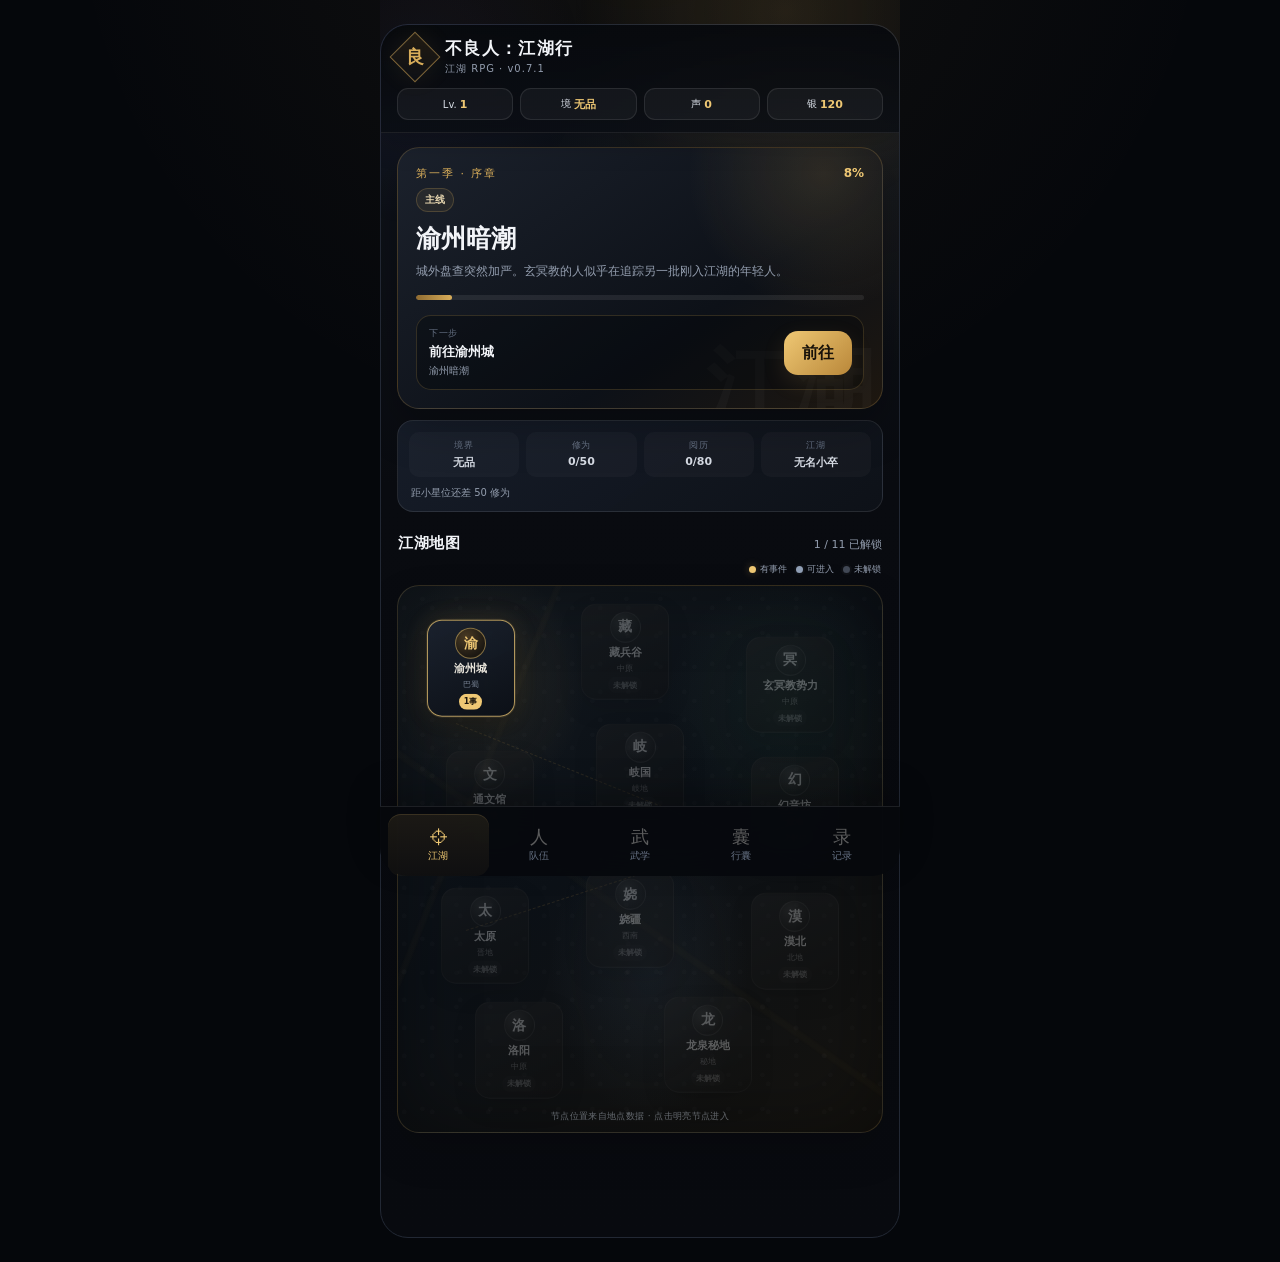
<file: index.html>
<!doctype html>
<html lang="zh-CN">
<head>
  <meta charset="UTF-8" />
  <meta name="viewport" content="width=device-width, initial-scale=1, viewport-fit=cover, user-scalable=no" />
  <meta name="theme-color" content="#0d1017" />
  <meta name="apple-mobile-web-app-capable" content="yes" />
  <meta name="apple-mobile-web-app-status-bar-style" content="black-translucent" />
  <title>不良人：江湖行</title>
  <link rel="manifest" href="./manifest.webmanifest" />
  <link rel="icon" href="./assets/icon.svg" type="image/svg+xml" />
  <link rel="stylesheet" href="./styles.css" />
  <link rel="stylesheet" href="./responsive.css" />
  <link rel="stylesheet" href="./world-map.css" />
  <link rel="stylesheet" href="./ui-shell.css" />
  <link rel="stylesheet" href="./party-fix.css" />
  <link rel="stylesheet" href="./portrait-art.css" />
  <link rel="stylesheet" href="./inventory-ui.css" />
  <link rel="stylesheet" href="./battle-ui.css" />
  <link rel="stylesheet" href="./feedback-ui.css" />
  <link rel="stylesheet" href="./mobile-ui.css" />
</head>
<body>
  <div id="app"></div>
  <script type="module" src="./src/events-s1-longquan.js"></script>
  <script type="module" src="./src/events-s1-finale.js"></script>
  <script type="module" src="./src/events-s1-growth.js"></script>
  <script type="module" src="./src/events-s1-balance.js"></script>
  <script type="module" src="./src/app.js"></script>
  <script type="module" src="./src/battle-ui.js"></script>
  <script type="module" src="./src/feedback-ui.js"></script>
  <script type="module" src="./src/portrait-ui.js"></script>
</body>
</html>
</file>
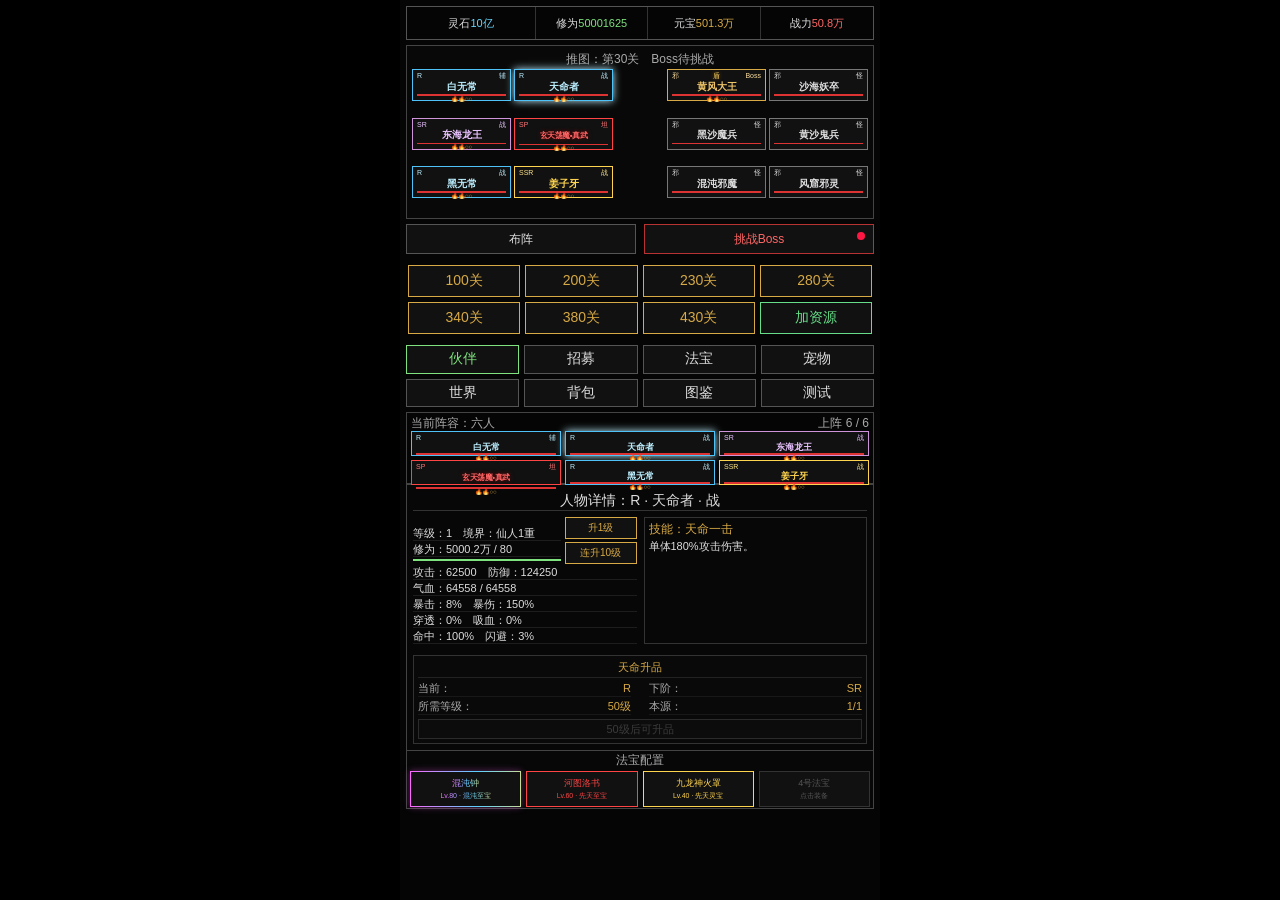
<file: fengshen/index.html>
<!DOCTYPE html>
<html lang="zh-CN">
<head>
<meta charset="UTF-8">
<meta name="viewport" content="width=device-width,initial-scale=1.0,maximum-scale=1.0,user-scalable=no">
<title>封神：无尽争锋 V1.8 人物核心版</title>
<style>
*{margin:0;padding:0;box-sizing:border-box;-webkit-tap-highlight-color:transparent;user-select:none}
html,body{width:100%;height:100%;background:#000;color:#ddd;overflow:hidden;font-family:"SimSun","宋体","Microsoft YaHei",sans-serif}
.game{width:100vw;height:100vh;max-width:480px;margin:0 auto;background:#050505;display:flex;flex-direction:column;padding:6px;gap:5px;position:relative}

.top{height:34px;border:1px solid #555;display:grid;grid-template-columns:1.15fr 1fr 1fr 1fr;font-size:11px}
.top div{display:flex;align-items:center;justify-content:center;border-right:1px solid #333;white-space:nowrap}
.top div:last-child{border-right:none}
.blue{color:#68d8ff}.green{color:#7ee27e}.gold{color:#d8aa45}.red{color:#ff6666}.gray{color:#aaa}

.battle{height:174px;border:1px solid #444;background:#080808;padding:5px;position:relative;overflow:hidden}
.battle-buttons{height:30px;display:grid;grid-template-columns:1fr 1fr;gap:8px}
.outside-buttons{height:30px}
.battle-title{height:17px;line-height:17px;text-align:center;font-size:12px;color:#aaa;position:relative}
.red-dot{position:absolute;right:6px;top:2px;width:11px;height:11px;border-radius:50%;background:#ff1744;box-shadow:0 0 8px #ff1744}
.red-dot.off{display:none}

.fight-area{height:145px;display:grid;grid-template-columns:1fr 46px 1fr;align-items:center;gap:4px}
.side6{height:143px;display:grid;grid-template-columns:1fr 1fr;grid-template-rows:repeat(3,1fr);gap:3px}
.centerFx{height:143px;display:flex;flex-direction:column;align-items:center;justify-content:center}
.skill-word{text-align:center;font-size:14px;line-height:18px;color:#d8aa45;font-weight:bold;min-height:48px;display:flex;align-items:center;justify-content:center;flex-direction:column;text-shadow:0 0 8px #8a5b00}
.skill-word.big{font-size:18px;color:#ffd666;text-shadow:0 0 10px #ffcc33,0 0 20px #aa5500}
.stage{text-align:center;font-size:10px;color:#888;margin-top:4px}
/* battle-buttons 使用战斗框第三行布局，不遮挡卡牌 */
.btn{border:1px solid #555;background:#111;color:#ddd;display:flex;align-items:center;justify-content:center;font-size:12px}
.btn.warn{border-color:#b73333;color:#ff6666;position:relative}
.btn.warn:after{content:"";position:absolute;right:8px;top:7px;width:8px;height:8px;border-radius:50%;background:#ff1744}
.btn.disabled{opacity:.45}

.card{border:1px solid #777;background:#111;position:relative;padding:2px 4px;overflow:visible}
.battle .card{height:32px}
.team .card{height:25px}
.card.empty{border-color:#333;color:#555;display:flex;align-items:center;justify-content:center;font-size:12px}
.card.n{border-color:#999;color:#ddd}
.card.r{border-color:#4fc3f7;color:#bcefff}
.card.sr{border-color:#ce93d8;color:#e9c3ff}
.card.ssr{border-color:#ffd54f;color:#ffe58a}
.card.sp{border-color:#ff4444;color:#ff7777}
.card.ur{border-color:#ff66ff;color:#fff;background:linear-gradient(135deg,#1a0b1f,#111,#1b1300);box-shadow:0 0 7px #ff66ff}
.card.mon{border-color:#777;color:#ddd}
.card.boss{border-color:#d8aa45;color:#ffe0a0}
.card.dead{opacity:.25;filter:grayscale(1)}
.card.selected{box-shadow:0 0 8px currentColor}
.card-head{height:7px;line-height:7px;display:grid;grid-template-columns:1fr 1.5fr 1fr;font-size:7px;align-items:center}
.card-head span:first-child{text-align:left}
.card-head span:last-child{text-align:right}
.status-tags{text-align:center;color:#ffd666;font-size:7px;text-shadow:0 0 4px #8a5b00;white-space:nowrap}
.card-name{height:15px;display:flex;align-items:center;justify-content:center;text-align:center;font-size:10px;font-weight:bold;letter-spacing:0;white-space:normal;line-height:10px}
.team .card-name{height:11px;font-size:9px}
.team .card.ur .card-name,
.battle .card.ur .card-name{
  font-size:8px;
  line-height:8px;
  height:16px;
  letter-spacing:-.7px;
}
.card.sp .card-name{
  font-size:8px;
  line-height:8px;
  height:16px;
  letter-spacing:-.5px;
  color:#ff6666;
  text-shadow:0 0 4px #7a0000;
}
.card.ssr .card-name{color:#ffd54f}
.card.ur .card-name{
  color:#fff;
  font-size:8px;
  line-height:8px;
  height:16px;
  letter-spacing:-.5px;
  text-shadow:0 0 5px #ff66ff,0 0 8px #ffd54f;
}
.card.boss .card-name{color:#f0c66a}
.hp-line{height:1.5px;background:#222;margin-top:1px;overflow:hidden}
.hp-line span{display:block;height:100%;background:#d33}
.energy{height:7px;line-height:7px;font-size:6px;text-align:center;color:#d8aa45;letter-spacing:0}
.dmg{position:absolute;left:50%;top:-10px;transform:translateX(-50%);font-size:13px;font-weight:bold;color:#ffd666;text-shadow:0 0 5px #000;animation:dmgRise .65s ease-out forwards;z-index:9}

@keyframes dmgRise{
0%{opacity:1;transform:translate(-50%,0) scale(1)}
100%{opacity:0;transform:translate(-50%,-22px) scale(1.2)}
}

.card.hit{animation:hit .26s ease-in-out}
.card.cast{box-shadow:0 0 14px #ffd666,0 0 24px currentColor}
@keyframes hit{
0%{transform:translateX(0)}
25%{transform:translateX(-7px)}
50%{transform:translateX(7px)}
75%{transform:translateX(-4px)}
100%{transform:translateX(0)}
}
.attack-ghost{position:fixed;z-index:99;pointer-events:none;transition:transform .42s cubic-bezier(.08,.82,.22,1);box-shadow:0 0 14px currentColor;background:#111}

.notice{height:22px;border:1px solid #333;color:#d8aa45;font-size:12px;display:flex;align-items:center;justify-content:center;white-space:nowrap;overflow:hidden}
.menu{height:62px;display:grid;grid-template-columns:repeat(4,1fr);gap:5px}
.menu button{background:#111;color:#ddd;border:1px solid #555;font-size:14px}
.menu button.active{color:#7ee27e;border-color:#7ee27e}

.panel{flex:1;min-height:0;border:1px solid #444;background:#070707;padding:6px;overflow:hidden}
.panel-title{height:20px;line-height:18px;text-align:center;font-size:14px;border-bottom:1px solid #333;margin-bottom:6px}
.team{height:72px;border:1px solid #444;padding:4px}
.section-line{height:14px;line-height:12px;font-size:12px;color:#aaa;display:flex;justify-content:space-between}
.team-cards{display:grid;grid-template-columns:repeat(3,1fr);grid-template-rows:repeat(2,1fr);gap:4px}
.detail-main{display:grid;grid-template-columns:1fr 1fr;gap:7px;font-size:11px}
.info-line{height:16px;line-height:16px;border-bottom:1px solid #1d1d1d;white-space:nowrap}
.level-line{display:grid;grid-template-columns:1fr 72px;gap:4px;align-items:center}
.up-buttons{display:grid;grid-template-rows:1fr 1fr;gap:3px}
.up-small{height:22px;border:1px solid #d8aa45;color:#d8aa45;background:#111;display:flex;align-items:center;justify-content:center;font-size:10px}
.expbar{height:2px;background:#222;margin-top:2px}
.expbar span{display:block;height:100%;background:#7ee27e}
.skill-box{border:1px solid #333;padding:4px;line-height:15px;min-height:70px;overflow:hidden}
.skill-name{color:#d8aa45;font-size:12px;margin-bottom:2px}
.destiny-box{grid-column:1/3;border:1px solid #333;margin-top:4px;padding:4px;font-size:11px;line-height:15px;background:#090909}
.destiny-title{color:#d8aa45;text-align:center;border-bottom:1px solid #222;margin-bottom:3px;padding-bottom:2px;font-size:11px}
.destiny-grid{display:grid;grid-template-columns:1fr 1fr;column-gap:18px;row-gap:2px}
.destiny-pair{display:flex;align-items:center;justify-content:space-between;border-bottom:1px solid #181818;white-space:nowrap}
.destiny-pair span{color:#aaa}
.destiny-pair b{color:#d8aa45;font-weight:normal}
.destiny-btn{height:20px;margin-top:4px;border:1px solid #d8aa45;color:#d8aa45;background:#111;display:flex;align-items:center;justify-content:center;font-size:11px}
.destiny-btn.disabled{opacity:.45;border-color:#555;color:#777}

.treasure{height:58px;border:1px solid #444;border-top:none;background:#070707;padding:3px}
.treasure-title{text-align:center;font-size:12px;color:#aaa;height:14px;line-height:12px}
.treasure-slots{display:grid;grid-template-columns:repeat(4,1fr);gap:5px;margin-top:3px}
.slot{
  height:36px;
  border:1px solid #555;
  display:flex;
  flex-direction:column;
  align-items:center;
  justify-content:center;
  font-size:9px;
  color:#aaa;
  background:#111;
  overflow:hidden;
}
.slot.on{border-color:#d8aa45;color:#d8aa45}
.slot.lock{color:#555;border-color:#333}
.slot b{font-size:9px;font-weight:normal;white-space:nowrap;max-width:100%;overflow:hidden;text-overflow:ellipsis}
.slot span{font-size:7px;margin-top:1px;white-space:nowrap}

.treasure-modal-box{
  width:92%;
  max-width:420px;
  max-height:86vh;
  border:1px solid #666;
  background:#080808;
  padding:10px;
  box-shadow:0 0 18px rgba(0,0,0,.9);
  display:flex;
  flex-direction:column;
}
.treasure-tabs{
  height:30px;
  display:grid;
  grid-template-columns:1fr 1fr;
  gap:8px;
  margin-bottom:8px;
}
.treasure-tabs button{
  background:#111;
  color:#ddd;
  border:1px solid #555;
  font-size:13px;
}
.treasure-tabs button.on{
  border-color:#d8aa45;
  color:#d8aa45;
}
.treasure-list{
  flex:1;
  min-height:260px;
  overflow:auto;
  display:grid;
  grid-template-columns:repeat(2,1fr);
  gap:6px;
  align-content:start;
  padding-right:2px;
}
.treasure-item{
  min-height:54px;
  border:1px solid #555;
  background:#111;
  padding:5px;
  font-size:11px;
  line-height:15px;
}
.treasure-item .t-name{
  font-size:13px;
  font-weight:bold;
  white-space:nowrap;
  overflow:hidden;
  text-overflow:ellipsis;
}
.treasure-item .t-sub{
  color:#888;
  font-size:10px;
}
.treasure-item.n{border-color:#999;color:#ddd}
.treasure-item.r{border-color:#4fc3f7;color:#bcefff}
.treasure-item.sr{border-color:#ce93d8;color:#e9c3ff}
.treasure-item.ssr{border-color:#ffd54f;color:#ffe58a}
.treasure-item.sp{border-color:#ff4444;color:#ff7777}
.treasure-item.ur{
  border:1px solid transparent;
  background:
    linear-gradient(#111,#111) padding-box,
    linear-gradient(90deg,#ff66ff,#5ad1ff,#ffe066,#7dff9b,#ff7a7a,#ff66ff) border-box;
  background-size:100% 100%,300% 100%;
  animation:urFlow 4s linear infinite;
  color:#fff;
}
.treasure-detail-text{
  border:1px solid #333;
  background:#0b0b0b;
  padding:8px;
  font-size:12px;
  line-height:18px;
  margin-top:8px;
}
.treasure-detail-text .line{margin-bottom:4px}
.treasure-detail-text.n{color:#ddd}
.treasure-detail-text.r{color:#68d8ff}
.treasure-detail-text.sr{color:#e9c3ff}
.treasure-detail-text.ssr{color:#ffd54f}
.treasure-detail-text.sp{color:#ff6666}
.treasure-detail-text.ur{
  background-image:linear-gradient(90deg,#ff66ff,#5ad1ff,#ffe066,#7dff9b,#ff7a7a,#ff66ff);
  background-size:300% 100%;
  animation:urFlow 4s linear infinite;
  -webkit-background-clip:text;
  background-clip:text;
  color:transparent;
}

.draw-buttons{display:grid;grid-template-columns:1fr 1fr;gap:8px;height:40px}
.draw-buttons button{background:#111;border:1px solid #d8aa45;color:#d8aa45;font-size:13px}
.pool-info{border:1px solid #333;padding:5px;font-size:12px;line-height:18px;color:#ccc}
.pool-info b{color:#ff6666;font-weight:normal}
.results{flex:1;min-height:0;display:grid;grid-template-columns:repeat(5,1fr);grid-auto-rows:48px;gap:5px;align-content:start;overflow:auto;padding-right:2px}
.mini-card{height:48px;border:1px solid #777;background:#111;padding:2px;font-size:10px;text-align:center}
.mini-card .q{height:12px;line-height:12px;text-align:left}
.mini-card .n{height:24px;display:flex;align-items:center;justify-content:center;font-size:12px;font-weight:bold;line-height:13px}
.mini-card .tag{height:9px;line-height:9px;color:#888;font-size:9px}
.mini-card.n{border-color:#999;color:#ddd}
.mini-card.r{border-color:#4fc3f7;color:#bcefff}
.mini-card.sr{border-color:#ce93d8;color:#e9c3ff}
.mini-card.ssr{border-color:#ffd54f;color:#ffe58a}
.mini-card.sp{border-color:#ff4444;color:#ff7777}
.mini-card.ur{border-color:#ff66ff;color:#fff}

.backpack-line{height:18px;line-height:18px;font-size:12px;color:#aaa;text-align:center}
.bag-top{height:26px;display:grid;grid-template-columns:repeat(5,1fr);gap:4px;margin-bottom:5px}
.bag-top button{background:#111;color:#ddd;border:1px solid #555;font-size:12px}
.bag-top button.on{border-color:#d8aa45;color:#d8aa45}
.bag-list{height:calc(100% - 57px);overflow:auto;display:grid;grid-template-columns:repeat(3,1fr);gap:5px;align-content:start;padding-right:2px}
.bag-card{height:54px;border:1px solid #777;background:#111;padding:3px;font-size:10px}
.bag-card .qline{display:flex;justify-content:space-between;height:12px;line-height:12px}
.bag-card .bname{height:24px;display:flex;align-items:center;justify-content:center;font-size:13px;font-weight:bold;line-height:14px;text-align:center}
.bag-card .owned{height:10px;line-height:10px;color:#888;text-align:center}
.bag-card.n{border-color:#999;color:#ddd}
.bag-card.r{border-color:#4fc3f7;color:#bcefff}
.bag-card.sr{border-color:#ce93d8;color:#e9c3ff}
.bag-card.ssr{border-color:#ffd54f;color:#ffe58a}
.bag-card.sp{border-color:#ff4444;color:#ff7777}
.bag-card.ur{border-color:#ff66ff;color:#fff}
.hidden{display:none!important}

.modal-mask{position:absolute;inset:0;background:rgba(0,0,0,.78);display:flex;align-items:center;justify-content:center;z-index:20}
.formation-box,.choose-box{width:92%;border:1px solid #666;background:#080808;padding:10px;box-shadow:0 0 18px rgba(0,0,0,.9)}
.formation-title,.choose-title{text-align:center;font-size:16px;color:#d8aa45;border-bottom:1px solid #333;padding-bottom:8px;margin-bottom:8px}
.formation-tip{text-align:center;font-size:12px;color:#aaa;margin-bottom:8px}
.formation-grid{display:grid;grid-template-columns:repeat(2,1fr);gap:8px}
.formation-slot{height:62px;border:1px solid #555;background:#111;padding:4px;position:relative;touch-action:none}
.formation-slot.over{outline:2px solid #7ee27e}
.formation-slot.lock{opacity:.45}
.slot-index{position:absolute;top:3px;left:5px;font-size:10px;color:#888}
.drag-ghost{position:fixed;z-index:40;pointer-events:none;opacity:.9;transform:scale(1.05);width:42%;max-width:190px}
.close-row{height:32px;margin-top:10px;display:grid;grid-template-columns:1fr 1fr;gap:8px}
.close-row button,.choose-close{background:#111;color:#ddd;border:1px solid #555;font-size:13px}

.choose-box{max-height:82vh;display:flex;flex-direction:column}
.choose-tabs{height:30px;display:grid;grid-template-columns:repeat(5,1fr);gap:5px;margin-bottom:8px}
.choose-tabs button{background:#111;color:#ddd;border:1px solid #555;font-size:12px}
.choose-tabs button.on{color:#d8aa45;border-color:#d8aa45}
.choose-list{flex:1;min-height:260px;overflow:auto;display:grid;grid-template-columns:repeat(3,1fr);gap:6px}
.choose-card{height:58px;border:1px solid #777;background:#111;padding:3px;font-size:10px}
.choose-card .qline{display:flex;justify-content:space-between;height:12px}
.choose-card .cname{height:28px;display:flex;align-items:center;justify-content:center;text-align:center;font-size:13px;font-weight:bold;line-height:14px}
.choose-card .state{height:10px;line-height:10px;text-align:center;color:#888}
.choose-card.n{border-color:#999;color:#ddd}
.choose-card.r{border-color:#4fc3f7;color:#bcefff}
.choose-card.sr{border-color:#ce93d8;color:#e9c3ff}
.choose-card.ssr{border-color:#ffd54f;color:#ffe58a}
.choose-card.sp{border-color:#ff4444;color:#ff7777}
.choose-card.ur{border-color:#ff66ff;color:#fff}
.choose-card.inteam{box-shadow:0 0 6px currentColor;opacity:.75}
.codex-main-tabs{
  height:28px;
  display:grid;
  grid-template-columns:1fr 1fr;
  gap:6px;
  margin-bottom:5px;
}

.codex-main-tabs button{
  background:#111;
  color:#ddd;
  border:1px solid #555;
  font-size:13px;
}

.codex-main-tabs button.on{
  border-color:#d8aa45;
  color:#d8aa45;
}

.codex-top{
  grid-template-columns:repeat(6,1fr);
  height:26px;
  margin-bottom:5px;
}

.codex-list{
  height:calc(100% - 57px);
  overflow:auto;
  display:grid;
  grid-template-columns:repeat(3,1fr);
  gap:5px;
  align-content:start;
  padding-right:2px
}

.codex-card{
  height:54px;
  border:1px solid #777;
  background:#111;
  padding:3px;
  font-size:10px
}
.codex-card .qline{
  display:flex;
  justify-content:space-between;
  height:12px;
  line-height:12px
}
.codex-card .cname{
  height:34px;
  display:flex;
  align-items:center;
  justify-content:center;
  text-align:center;
  font-size:13px;
  font-weight:bold;
  line-height:14px
}
.codex-card.big{
  height:72px;
  margin-bottom:8px
}
.codex-card.big .cname{
  height:50px;
  font-size:15px;
  line-height:17px
}
.codex-card.n{border-color:#999;color:#ddd}
.codex-card.r{border-color:#4fc3f7;color:#bcefff}
.codex-card.sr{border-color:#ce93d8;color:#e9c3ff}
.codex-card.ssr{border-color:#ffd54f;color:#ffe58a}
.codex-card.sp{border-color:#ff4444;color:#ff7777}
.codex-card.ur{color:#fff}

.codex-detail-box{
  width:92%;
  max-width:420px;
  border:1px solid #666;
  background:#080808;
  padding:10px;
  box-shadow:0 0 18px rgba(0,0,0,.9)
}
.codex-detail-text{
  border:1px solid #333;
  background:#0b0b0b;
  padding:8px;
  font-size:12px;
  line-height:18px
}
.codex-detail-copy .line{margin-bottom:4px}
.codex-detail-copy .skill-block{
  margin-top:6px;
  padding-top:6px;
  border-top:1px solid #222
}
.codex-detail-copy.n{color:#ddd}
.codex-detail-copy.r{color:#68d8ff}
.codex-detail-copy.sr{color:#e9c3ff}
.codex-detail-copy.ssr{color:#ffd54f}
.codex-detail-copy.sp{color:#ff6666}

@keyframes urFlow{
  0%{background-position:0% 50%}
  100%{background-position:300% 50%}
}

.codex-detail-copy.ur{
  background-image:linear-gradient(90deg,#ff66ff,#5ad1ff,#ffe066,#7dff9b,#ff7a7a,#ff66ff);
  background-size:300% 100%;
  animation:urFlow 4s linear infinite;
  -webkit-background-clip:text;
  background-clip:text;
  color:transparent
}

/* UR卡：细一点，不挤空间 */
.card.ur,
.bag-card.ur,
.mini-card.ur,
.choose-card.ur,
.codex-card.ur{
  border:1px solid transparent;
  background:
    linear-gradient(#111,#111) padding-box,
    linear-gradient(90deg,#ff66ff,#5ad1ff,#ffe066,#7dff9b,#ff7a7a,#ff66ff) border-box;
  background-size:100% 100%,300% 100%;
  animation:urFlow 4s linear infinite;
  box-shadow:0 0 7px rgba(255,102,255,.35)
}

.card.ur .card-name,
.bag-card.ur .bname,
.mini-card.ur .n,
.choose-card.ur .cname,
.codex-card.ur .cname{
  background-image:linear-gradient(90deg,#ff66ff,#5ad1ff,#ffe066,#7dff9b,#ff7a7a,#ff66ff);
  background-size:300% 100%;
  animation:urFlow 4s linear infinite;
  -webkit-background-clip:text;
  background-clip:text;
  color:transparent;
  text-shadow:none
}

.card.ur .card-head span:first-child,
.card.ur .card-head span:last-child,
.bag-card.ur .qline span,
.choose-card.ur .qline span,
.mini-card.ur .q,
.codex-card.ur .qline span{
  background-image:linear-gradient(90deg,#ff66ff,#5ad1ff,#ffe066,#7dff9b,#ff7a7a,#ff66ff);
  background-size:300% 100%;
  animation:urFlow 4s linear infinite;
  -webkit-background-clip:text;
  background-clip:text;
  color:transparent
}
/* 法宝背包：只显示列表，列表可上下滑 */
.treasure-modal-box .treasure-list{
  flex:1;
  min-height:300px;
  max-height:62vh;
  overflow-y:auto;
  overflow-x:hidden;
  display:grid;
  grid-template-columns:repeat(2,1fr);
  gap:6px;
  align-content:start;
  padding-right:2px;
}

/* 图鉴筛选：允许横向滑动，显示完整品质名 */
.codex-scroll-filter{
  display:flex!important;
  overflow-x:auto;
  overflow-y:hidden;
  gap:5px;
  height:28px;
  margin-bottom:5px;
  -webkit-overflow-scrolling:touch;
}

.codex-scroll-filter button{
  flex:0 0 auto;
  min-width:74px;
  height:26px;
  background:#111;
  color:#ddd;
  border:1px solid #555;
  font-size:12px;
  padding:0 8px;
  white-space:nowrap;
}

.codex-scroll-filter button.on{
  color:#d8aa45;
  border-color:#d8aa45;
}

/* 混沌至宝：装备栏流光 */
.slot.ur{
  border:1px solid transparent!important;
  background:
    linear-gradient(#111,#111) padding-box,
    linear-gradient(90deg,#ff66ff,#5ad1ff,#ffe066,#7dff9b,#ff7a7a,#ff66ff) border-box!important;
  background-size:100% 100%,300% 100%!important;
  animation:urFlow 4s linear infinite!important;
  color:#fff!important;
  box-shadow:0 0 7px rgba(255,102,255,.35);
}

.slot.ur b,
.slot.ur span,
.treasure-item.ur .t-name,
.treasure-item.ur .t-sub{
  background-image:linear-gradient(90deg,#ff66ff,#5ad1ff,#ffe066,#7dff9b,#ff7a7a,#ff66ff);
  background-size:300% 100%;
  animation:urFlow 4s linear infinite;
  -webkit-background-clip:text;
  background-clip:text;
  color:transparent!important;
}

/* 法宝详情弹窗 */
.treasure-detail-pop{
  width:92%;
  max-width:420px;
  border:1px solid #666;
  background:#080808;
  padding:10px;
  box-shadow:0 0 18px rgba(0,0,0,.9);
}

.treasure-detail-pop .treasure-detail-text{
  margin-top:0;
  max-height:60vh;
  overflow:auto;
}
</style>
</head>

<body>
<div class="game">

<div class="top">
  <div>灵石 <span class="blue" id="topStone">0</span></div>
  <div>修为 <span class="green" id="topCult">1623</span></div>
  <div>元宝 <span class="gold" id="topGold">12800</span></div>
  <div>战力 <span class="red" id="topPower">0</span></div>
</div>

<div class="battle">
  <div class="battle-title" id="battleTitle">推图：第30关　Boss待挑战</div>
  <div class="fight-area">
    <div class="side6" id="playerSide"></div>
    <div class="centerFx">
      <div class="skill-word" id="skillWord"></div>
    </div>
    <div class="side6" id="enemySide"></div>
  </div>
  
</div>

<div class="battle-buttons outside-buttons">
  <div class="btn" onclick="openFormation()">布阵</div>
  <div class="btn warn" id="bossBtn" onclick="challengeBoss()">挑战Boss</div>
</div>

<div class="notice hidden" id="notice"></div>

<div class="menu">
  <button id="tabPartner" class="active" onclick="switchPage('partner')">伙伴</button>
  <button id="tabSummon" onclick="switchPage('summon')">招募</button>
  <button onclick="openTreasureTip()">法宝</button>
  <button>宠物</button>
  <button>世界</button>
  <button id="tabBag" onclick="switchPage('bag')">背包</button>
  <button onclick="openCodex()">图鉴</button>
  <button onclick="openTestPanel()">测试</button>
</div>

<div id="partnerPage">
  <div class="team">
    <div class="section-line">
      <span>当前阵容：六人</span>
      <span id="teamNum">上阵 6 / 6</span>
    </div>
    <div class="team-cards" id="teamCards"></div>
  </div>

  <div class="panel">
    <div class="panel-title" id="detailTitle">人物详情</div>
    <div class="detail-main">
      <div>
        <div class="level-line">
          <div>
            <div class="info-line" id="levelLine"></div>
            <div class="info-line" id="cultLine"></div>
          </div>
          <div class="up-buttons">
            <div class="up-small" onclick="levelUpSelected()">升1级</div>
            <div class="up-small" onclick="autoLevelUpSelected()">连升</div>
          </div>
        </div>
        <div class="info-line" id="atkDef"></div>
        <div class="info-line" id="hpLine"></div>
        <div class="info-line" id="critLine"></div>
        <div class="info-line" id="pierceLine"></div>
        <div class="info-line" id="hitLine"></div>
      </div>
      <div class="skill-box">
        <div class="skill-name" id="skillName"></div>
        <div id="skillDesc"></div>
      </div>
      <div class="destiny-box hidden" id="destinyBox">
        <div class="destiny-title">天命升品</div>
        <div class="destiny-grid">
          <div class="destiny-pair"><span>当前：</span><b id="destinyNow">R</b></div>
          <div class="destiny-pair"><span>下阶：</span><b id="destinyNext">SR</b></div>
          <div class="destiny-pair"><span>所需等级：</span><b id="destinyNeedLv">50级</b></div>
          <div class="destiny-pair"><span>本源：</span><b id="destinySourceLine">1/1</b></div>
        </div>
        <div class="destiny-btn" id="destinyBtn" onclick="promoteMainHero()">升品</div>
      </div>
    </div>
  </div>

  <div class="treasure">
    <div class="treasure-title">法宝配置</div>
    <div class="treasure-slots" id="treasureSlots"></div>
  </div>
</div>

<div id="summonPage" class="panel hidden">
  <div style="height:100%;display:flex;flex-direction:column;gap:5px">
    <div class="panel-title">招募 · 普通池</div>
    <div class="pool-info">
      单抽：300元宝　十连：3000元宝<br>
      最高品质：<b>SP</b>，暂不开放UR。SP：<b>1.2%</b>　SSR：<b>5%</b><br>
      100抽保底SP：还剩 <b id="pityLeft">100</b> 抽
    </div>
    <div class="draw-buttons">
      <button onclick="draw(1)">招募一次</button>
      <button onclick="draw(10)">招募十次</button>
    </div>
    <div class="backpack-line" id="bagLine">背包角色：6</div>
    <div class="results" id="results"></div>
  </div>
</div>

<div id="bagPage" class="panel hidden">
  <div class="panel-title">背包 · 角色</div>
  <div class="bag-top">
    <button class="on" onclick="setBagFilter('ALL',this)">全部</button>
    <button onclick="setBagFilter('SP',this)">SP</button>
    <button onclick="setBagFilter('SSR',this)">SSR</button>
    <button onclick="setBagFilter('SR',this)">SR</button>
    <button onclick="setBagFilter('R',this)">R/N</button>
  </div>
  <div class="backpack-line" id="bagCountLine">已有角色：6</div>
  <div class="bag-list" id="bagList"></div>
</div>

<div id="codexPage" class="panel hidden">
  <div class="panel-title" id="codexTitle">图鉴 · 封神群仙录</div>

  <div class="codex-main-tabs">
    <button id="codexHeroTab" class="on" onclick="setCodexMode('hero')">角色</button>
    <button id="codexTreasureTab" onclick="setCodexMode('treasure')">法宝</button>
  </div>

  <div class="bag-top codex-top" id="codexFilterBar">
    <button class="on" onclick="setCodexFilter('ALL',this)">全部</button>
    <button onclick="setCodexFilter('UR',this)">UR</button>
    <button onclick="setCodexFilter('SP',this)">SP</button>
    <button onclick="setCodexFilter('SSR',this)">SSR</button>
    <button onclick="setCodexFilter('SR',this)">SR</button>
    <button onclick="setCodexFilter('R',this)">R/N</button>
  </div>

  <div class="backpack-line" id="codexCountLine">已收录角色：0</div>
  <div class="codex-list" id="codexList"></div>
</div>

<div id="formationModal" class="modal-mask hidden">
  <div class="formation-box">
    <div class="formation-title">布阵伙伴</div>
    <div class="formation-tip">点英雄替换；按住拖动可交换位置。主角不可下阵。</div>
    <div class="formation-grid" id="formationGrid"></div>
    <div class="close-row">
      <button onclick="closeFormation()">完成</button>
      <button onclick="closeFormation()">关闭</button>
    </div>
  </div>
</div>

<div id="chooseHeroModal" class="modal-mask hidden">
  <div class="choose-box">
    <div class="choose-title" id="chooseTitle">选择上阵伙伴</div>
    <div class="choose-tabs">
      <button class="on" onclick="setChooseFilter('ALL',this)">全部</button>
      <button onclick="setChooseFilter('SP',this)">SP</button>
      <button onclick="setChooseFilter('SSR',this)">SSR</button>
      <button onclick="setChooseFilter('SR',this)">SR</button>
      <button onclick="setChooseFilter('R',this)">R/N</button>
    </div>
    <div class="choose-list" id="chooseHeroList"></div>
    <button class="choose-close" onclick="closeChooseHero()">返回布阵</button>
  </div>
</div>
<div id="codexDetailModal" class="modal-mask hidden" onclick="closeCodexDetail()">
  <div class="codex-detail-box" onclick="event.stopPropagation()">
    <div class="choose-title">图鉴详情</div>
    <div id="codexDetailCardWrap"></div>
    <div class="codex-detail-text">
      <div id="codexDetailText"></div>
    </div>
    <button class="choose-close" onclick="closeCodexDetail()">关闭</button>
  </div>
</div>

<div id="treasureModal" class="modal-mask hidden" onclick="closeTreasureModal()">
  <div class="treasure-modal-box" onclick="event.stopPropagation()">
    <div class="choose-title">法宝背包</div>

    <div class="backpack-line">点击法宝查看详情，后续这里再做装备 / 升级 / 突破</div>

    <div class="treasure-list" id="treasureList"></div>

    <button class="choose-close" onclick="closeTreasureModal()">关闭</button>
  </div>
</div>
</div>

<script>
let gold=12800;
let cult=1623;
let baseCultPerMin=60;
let baseGoldPerMin=1;
let cultTickSave=0;
let goldTickSave=0;
let pity=0;
let currentStage=30;
let bossPending=true;
let combatLock=false;
let selectedHeroId='p1';
let bagFilter='ALL';
let codexFilter='ALL';
let chooseFilter='ALL';
let replaceIndex=0;
let pressState=null;
let lastChooseOpen=0;
let dragGhost=null;
let playerName='天命者';
let destinySource=1;
let noticeLockUntil=0;
let skillTestMode=false;
let reviveTestMode=false;
let normalTeamBeforeTest=null;

const ORDER=[3,0,4,1,5,2];
const ENEMY_ORDER=[0,3,1,4,2,5];

function qCls(q){
  return {N:'n',R:'r',SR:'sr',SSR:'ssr',SP:'sp',UR:'ur'}[q]||'n';
}

function qualityGrowth(q){
  return {N:.0032,R:.0038,SR:.0048,SSR:.0058,SP:.0068,UR:.0075}[q]||.0038;
}

function mainQualityStatMult(q){
  return {R:1,SR:1.25,SSR:1.85,SP:3.2,UR:6.2}[q]||1;
}
const MAX_LEVEL=800;

function needCultForLevel(level){
  if(level>=MAX_LEVEL)return 0;
  if(level<100)return Math.floor(80*Math.pow(level,1.35));
  if(level<200)return Math.floor(450*Math.pow(level-80,1.45));
  if(level<300)return Math.floor(1800*Math.pow(level-170,1.50));
  if(level<400)return Math.floor(8500*Math.pow(level-260,1.55));
  if(level<500)return Math.floor(26000*Math.pow(level-350,1.60));
  if(level<600)return Math.floor(72000*Math.pow(level-440,1.65));
  if(level<700)return Math.floor(180000*Math.pow(level-530,1.70));
  return Math.floor(420000*Math.pow(level-620,1.75));
}

function recalcHeroStats(h){
  let g=qualityGrowth(h.quality);
  let mainMult=h.isMain?mainQualityStatMult(h.quality):1;

  h.atk=Math.round(h.baseAtk*mainMult*Math.pow(1+g,h.level-1));
  h.def=Math.round(h.baseDef*mainMult*Math.pow(1+g,h.level-1));
  h.maxHp=Math.round(h.baseHp*mainMult*Math.pow(1+g,h.level-1));
  h.hp=h.maxHp;
  h.needCult=needCultForLevel(h.level);
}

function heroPower(h){
  let qMult={N:.55,R:1,SR:2.6,SSR:5,SP:13,UR:20}[h.quality]||1;

  let base=
    h.atk*.65+
    h.def*.42+
    h.maxHp*.065+
    h.crit*20+
    h.critDmg*4+
    h.pierce*80+
    h.lifesteal*100+
    h.hit*1.5+
    h.dodge*15;

  return Math.round(base*qMult);
}

function previewHeroAtLevel(h,level,quality){
  let q=quality||h.quality;
  let g=qualityGrowth(q);
  let mainMult=h.isMain?mainQualityStatMult(q):1;

  let fake={
    quality:q,
    atk:Math.round(h.baseAtk*mainMult*Math.pow(1+g,level-1)),
    def:Math.round(h.baseDef*mainMult*Math.pow(1+g,level-1)),
    maxHp:Math.round(h.baseHp*mainMult*Math.pow(1+g,level-1)),
    crit:h.crit,
    critDmg:h.critDmg,
    pierce:h.pierce,
    lifesteal:h.lifesteal,
    hit:h.hit,
    dodge:h.dodge
  };

  fake.power=heroPower(fake);
  return fake;
}

function formatPower(v){
  if(v>=100000000)return (v/100000000).toFixed(2)+'亿';
  if(v>=10000)return (v/10000).toFixed(1)+'万';
  return Math.round(v);
}

function codexPowerText(v){
  v=Math.round(v);

  if(v<10000){
    return Math.round(v/1000)*1000;
  }

  if(v<100000000){
    return Math.round(v/10000)+'万';
  }

  return (Math.round(v/1000000)/100).toFixed(1)+'亿';
}

function makeCodexTempHero(item){
  return hero(
    'codex_tmp',
    item.q,
    item.role,
    item.name,
    item.atk,
    item.def,
    item.hp,
    item.skill,
    item.skillText,
    false
  );
}

function getCodexPowerPair(item){
  let h=makeCodexTempHero(item);

  h.level=1;
  recalcHeroStats(h);
  let initPower=heroPower(h);

  h.level=800;
  recalcHeroStats(h);
  let finalPower=heroPower(h);

  return {
    initValue:initPower,
    finalValue:finalPower,
    initText:codexPowerText(initPower),
    finalText:codexPowerText(finalPower)
  };
}

const SKILL_SHOW_TEXT={
  /* UR */
  '大道三千':'鸿钧演化三千大道，对敌方前排造成300%攻击伤害；60%概率封印目标1回合。若目标已被控制，追加165%攻击伤害。',
  '混沌开天':'盘古开天破阵，对敌方前排造成420%攻击伤害；若目标气血低于30%，追加260%攻击伤害，否则追加180%攻击伤害。',
  '补天造化':'女娲引动造化神力，复活1名阵亡队友并恢复45%气血；同时为全队恢复自身攻击220%的气血。',
  '太清仙丹':'太上老君炼化仙丹，恢复己方气血最低目标自身攻击320%的气血，并提升全队防御20%，持续1回合。',
  '玉清神雷':'元始天尊降下玉清神雷，对敌方前排造成320%攻击伤害；40%概率冰冻目标1回合，并降低目标防御20%。',
  '诛仙剑阵':'通天教主布下诛仙剑阵，对敌方前排造成380%攻击伤害；并对主目标追加160%剑阵伤害。',
  '莲华净土':'接引道人展开西方净土，对敌方前排造成260%攻击伤害；自身获得最大气血25%的护盾。',
  '菩提妙法':'准提道人施展菩提妙法，对单体造成320%攻击伤害；45%概率魅惑目标1回合。',

  /* SP */
  '荡尽群魔':'真武荡魔，对敌方前排造成260%攻击伤害；40%概率眩晕目标1回合，并为自身获得最大气血16%的护盾。',
  '天眼神罚':'杨戬天眼洞穿敌阵，对单体造成360%攻击伤害；若目标气血低于35%，追加180%攻击伤害。',
  '如意破天':'悟空挥动如意金箍棒，对单体造成360%攻击伤害；随后追加一次125%攻击伤害的连击。',
  '九尾魅影':'妲己九尾惑心，对单体造成320%攻击伤害；45%概率魅惑目标1回合。',
  '玲珑镇妖塔':'李靖祭出玲珑宝塔，对敌方前排造成240%攻击伤害；自身获得最大气血18%的护盾。',
  '星辰敕令':'紫微帝君号令星辰，对当前目标造成260%攻击伤害；并提升全队攻击20%，持续1回合。',
  '御极守阵':'勾陈御极守阵，对敌方前排造成230%攻击伤害；自身获得最大气血22%的护盾。',
  '长生仙光':'长生帝君降下仙光，恢复己方气血最低目标自身攻击260%的气血；并提升全队防御15%，持续1回合。',
  '地祇回生':'后土引动地祇生机，恢复己方气血最低目标自身攻击260%的气血；并为其附加最大气血18%的护盾。',
  '救苦青光':'太乙救苦降下青光，恢复己方气血最低目标自身攻击280%的气血；并清除目标身上的弱化效果。',
  '雷部天威':'闻仲引动雷部天威，对敌方前排造成280%攻击伤害；并降低目标防御20%，持续1回合。',
  '血海斩业':'冥河催动血海杀伐，对单体造成390%攻击伤害；并将实际伤害25%转化为自身气血。',

  /* SSR */
  '打神鞭':'姜子牙挥动打神鞭，对单体造成260%攻击伤害；若目标带有护盾或增益，额外提升50%伤害。',
  '摄魂媚术':'妲己施展摄魂媚术，对单体造成230%攻击伤害；并降低目标攻击20%，持续1回合。',
  '风雷双翼':'雷震子振动风雷双翼，对单体造成280%攻击伤害；并提升自身暴击15%，持续1回合。',
  '莲华护生':'太乙真人护生疗伤，恢复己方气血最低目标自身攻击220%的气血，并提升其防御20%，持续1回合。',
  '定海神珠':'赵公明祭出定海神珠，对单体造成290%攻击伤害。',
  '雷部威仪':'闻太师引动雷部威仪，对前排单体造成240%攻击伤害，并获得自身最大气血20%的护盾。',
  '混元金斗':'云霄仙子祭出混元金斗，对单体造成230%攻击伤害，并降低目标防御25%，持续1回合。',
  '神目窥天':'杨任神目窥天，对单体造成240%攻击伤害，并降低目标命中25%，持续1回合。',
  '武成王威':'黄飞虎奋起王威，对单体造成275%攻击伤害；若自身气血高于70%，额外提升20%伤害。',
  '逆命妖术':'申公豹施展逆命妖术，对单体造成250%攻击伤害，并降低目标攻击25%，持续1回合。',
  '金灵破法':'金灵圣母破法斩敌，对单体造成300%攻击伤害，并无视目标15%防御。',
  '仙翁赐寿':'南极仙翁赐寿延命，恢复己方气血最低目标自身攻击240%的气血，并提升其防御20%，持续1回合。',
  '灵灯引道':'燃灯道人以灵灯引道，对单体造成220%攻击伤害；并提升己方攻击最高目标攻击25%，持续1回合。',
  '仙云护体':'云中子召出仙云护体，恢复己方气血最低目标自身攻击210%的气血，并附加最大气血12%的护盾。',
  '火龙标':'黄天化掷出火龙标，对单体造成305%攻击伤害。',
  '五光石':'邓婵玉掷出五光石，对单体造成240%攻击伤害，并降低目标命中30%，持续1回合。',
  '青云剑势':'魔礼青挥动青云剑，对前排单体造成240%攻击伤害，并降低目标攻击20%，持续1回合。',

  /* SR */
  '行云布雨':'东海龙王行云布雨，恢复全队自身攻击45%的气血，并对当前目标造成120%攻击伤害。',
  '寒海护体':'北海龙王凝寒海之力，对单体造成140%攻击伤害，并获得自身最大气血12%的护盾。',
  '斩鬼剑':'钟馗挥剑斩鬼，对单体造成190%攻击伤害。',
  '忘川汤':'孟婆递出忘川汤，恢复己方气血最低目标自身攻击160%的气血，并对当前目标造成100%攻击伤害。',
  '三昧真火':'红孩儿喷吐三昧真火，对单体造成200%攻击伤害。',
  '芭蕉风':'铁扇公主挥动芭蕉扇，对单体造成150%攻击伤害，并提升己方防御10%，持续1回合。',
  '巨灵镇岳':'巨灵神镇岳压阵，对单体造成150%攻击伤害，并提升自身防御20%，持续1回合。',
  '火尖枪影':'哪吒化身刺出火尖枪影，对单体造成210%攻击伤害。',
  '惊雷落':'雷公召下惊雷，对单体造成205%攻击伤害。',
  '电光护身':'电母引动电光，对单体造成160%攻击伤害，并提升己方攻击10%，持续1回合。',
  '狂风缚影':'风伯卷起狂风，对单体造成170%攻击伤害，并降低目标闪避20%，持续1回合。',
  '甘霖术':'雨师施展甘霖术，恢复己方气血最低目标自身攻击170%的气血。',
  '神目观阵':'神目高明观敌阵势，对单体造成150%攻击伤害，并提升己方命中15%，持续1回合。',
  '神耳听风':'神耳高觉听风辨位，对单体造成150%攻击伤害，并提升己方闪避10%，持续1回合。',
  '地行突袭':'土行孙地行突袭，对单体造成180%攻击伤害，并降低目标防御15%，持续1回合。',
  '老将守阵':'邓九公老将守阵，对单体造成150%攻击伤害，并提升自身防御20%，持续1回合。',
  '飞石连打':'龙须虎飞石连打，对单体造成205%攻击伤害。',

  /* R */
  '拘魂索':'黑无常挥出拘魂索，对单体造成150%攻击伤害，并无视目标8%防御。',
  '哭丧棒':'白无常挥动哭丧棒，对单体造成130%攻击伤害，并降低目标攻击20%，持续1回合。',
  '蛮牛冲撞':'牛头发起蛮牛冲撞，对单体造成140%攻击伤害，并提升自身防御15%，持续1回合。',
  '冥府铁蹄':'马面踏出冥府铁蹄，对单体造成160%攻击伤害。',
  '洞察破绽':'千里眼洞察破绽，对单体造成120%攻击伤害，并提升己方命中10%，持续1回合。',
  '听风辨位':'顺风耳听风辨位，对单体造成120%攻击伤害，并提升己方闪避8%，持续1回合。',
  '巡日斩':'日游神巡日一斩，对单体造成155%攻击伤害。',
  '夜影缠身':'夜游神夜影缠身，对单体造成140%攻击伤害，并降低目标命中15%，持续1回合。',
  '力士护体':'黄巾力士护体出击，对单体造成135%攻击伤害，并获得自身最大气血8%的护盾。',
  '破浪枪':'虾兵统领破浪一枪，对单体造成165%攻击伤害。',
  '哼气震魂':'哼将郑伦哼气震魂，对单体造成155%攻击伤害，并降低目标攻击10%，持续1回合。',
  '哈气迷神':'哈将陈奇哈气迷神，对单体造成145%攻击伤害，并降低目标命中12%，持续1回合。',
  '镇殿护身':'镇殿方弼护身守阵，对单体造成135%攻击伤害，并提升自身防御15%，持续1回合。',

  /* N */
  '妖气微动':'单体110%攻击伤害。',
  '土地庇佑':'单体100%攻击伤害，并回复自身攻击60%的气血。',
  '夜叉刺':'单体120%攻击伤害。',
  '功曹令':'单体100%攻击伤害，并获得自身最大气血6%的护盾。',
  '碎石击':'单体115%攻击伤害。',
  '水箭':'单体120%攻击伤害。',
  '灵狐爪':'单体115%攻击伤害。',
  '草头刀':'单体125%攻击伤害。',
  '甲士劈砍':'单体115%攻击伤害。',
  '短弓射击':'单体120%攻击伤害。',
  '散修吐纳':'单体100%攻击伤害，并回复自身攻击55%的气血。',
  '水泽扑击':'单体118%攻击伤害。',
  '香火护身':'单体100%攻击伤害，并获得自身最大气血6%的护盾。'
};
function getSkillShowText(h){
  return SKILL_SHOW_TEXT[h.skill] || h.skillText || '暂无技能说明。';
}

const HERO_STORY_TEXT={
  '鸿蒙道祖•鸿钧':'紫霄宫中传道诸天，立玄门根基，诸圣之师，万道之源。',
  '混沌开辟•盘古':'生于混沌，斧开天地，以身化万物，是天地初开的无上战神。',
  '造化补天•女娲':'炼石补天，抟土造灵，掌造化生机，是护佑苍生的上古圣人。',
  '太清道德•太上老君':'太清圣人，丹道与道法皆至化境，以无为之道镇压万法。',
  '玉清无极•元始天尊':'玉清圣人，执掌天命正统，神雷一落，万邪退避。',
  '上清诛仙•通天教主':'上清圣人，剑阵无双，诛仙一开，天地杀机尽起。',
  '西方莲华•接引道人':'西方圣人，开净土法门，莲华护世，可渡苦厄众生。',
  '菩提妙法•准提道人':'西方圣人，妙法无边，善破敌心，亦能逆转战局。',

  '玄天荡魔•真武':'镇北方，荡群魔，以玄天真武之威护持阵前。',
  '清源妙道•杨戬':'清源妙道真君，天眼洞察破绽，神罚专斩残敌。',
  '齐天斗战•悟空':'齐天大圣，斗战不屈，一棒破天，连击压制强敌。',
  '青丘九尾•妲己':'九尾妖狐，魅惑众生，最擅乱敌心神。',
  '托塔镇妖•李靖':'托塔天王，宝塔镇妖，能护阵前不崩。',
  '北极紫微•帝君':'统御星辰，敕令群星，可为全队带来攻势加持。',
  '勾陈御极•天皇':'御极守阵，统摄兵戈，最擅稳住前排。',
  '南极长生•帝君':'执掌长生福寿，以仙光护队，延续战线。',
  '厚德载物•后土':'承载幽冥与大地生机，护佑残血队友不倒。',
  '青玄救苦•太乙':'救苦救难，青光一落，可扶危解厄。',
  '雷部天威•闻仲':'雷部威仪深重，攻势刚猛，可破敌阵防线。',
  '血海修罗•冥河':'血海杀伐之主，越战越凶，以杀养身。'
};

function getHeroStoryText(h){
  return HERO_STORY_TEXT[h.name] || '此人已录入封神图鉴，更多生平后续开放。';
}
function showGrowthTest(){
  let h=heroes.find(x=>x.id===selectedHeroId)||team()[0];
  if(!h)return;

  let levels=[1,50,100,200,300,600,800];
  let text='【'+h.quality+' · '+h.name+' · '+h.role+'】成长测试\n\n';

  levels.forEach(lv=>{
    let s=previewHeroAtLevel(h,lv,h.quality);
    text+=lv+'级：攻'+s.atk+' 防'+s.def+' 血'+s.maxHp+' 战力'+formatPower(s.power)+'\n';
  });

  if(h.isMain){
    text+='\n【主角升品预览】\n';

    let mainQs=[
      {q:'R',lv:1},
      {q:'SR',lv:50},
      {q:'SSR',lv:150},
      {q:'SP',lv:300},
      {q:'UR',lv:600},
      {q:'UR',lv:800}
    ];

    mainQs.forEach(x=>{
      let s=previewHeroAtLevel(h,x.lv,x.q);
      text+=x.lv+'级 '+x.q+'：攻'+s.atk+' 防'+s.def+' 血'+s.maxHp+' 战力'+formatPower(s.power)+'\n';
    });
  }

  alert(text);
}
function hpWidth(o){
  return Math.max(0,Math.min(100,Math.round(o.hp/o.maxHp*100)));
}

function energyText(v){
  let s='';
  for(let i=1;i<=4;i++)s+=i<=v?'🔥':'○';
  return s;
}
function statusText(o){
  let s='';
  if(o.shield&&o.shield>0)s+='盾';
  if(o.stun&&o.stun>0)s+='晕';
  if(o.freeze&&o.freeze>0)s+='冻';
  if(o.charm&&o.charm>0)s+='魅';
  if(o.seal&&o.seal>0)s+='封';
  if(o.weak&&o.weak>0)s+='弱';
  if(o.defDown&&o.defDown>0)s+='破';
  if(o.atkUp&&o.atkUp>0)s+='攻';
  if(o.defUp&&o.defUp>0)s+='防';
  return s;
}
function hero(id,q,role,name,atk,def,hp,skill,skillText,isMain=false){
  return {
    id,
    quality:q,
    cls:qCls(q),
    role,
    name,
    shortName:name,
    baseAtk:atk,
    baseDef:def,
    baseHp:hp,
    atk,
    def,
    hp,
    maxHp:hp,
    shield:0,
    stun:0,
    freeze:0,
    charm:0,
    seal:0,
    weak:0,
    energy:2,
    crit:8,
    critDmg:150,
    pierce:0,
    lifesteal:0,
    hit:100,
    dodge:3,
    level:1,
    realm:'仙人1重',
    cult:0,
    needCult:needCultForLevel(1),
    skill,
    skillText:skillText||'怒气满4点释放技能。',
    isMain
  };
}

let heroes=[
  hero('p1','R','战',playerName,900,700,12000,'天命一击','单体180%攻击伤害。',true),
    hero('p2','SP','坦','玄天荡魔•真武',3300,3000,52000,'荡尽群魔','前排群体260%攻击伤害，40%概率眩晕前排目标1回合，并获得护盾。'),
  hero('p3','SSR','战','姜子牙',2200,1300,26000,'打神鞭','单体260%攻击伤害；若目标有增益，额外提升50%伤害。'),
  hero('p4','R','辅','白无常',480,450,7000,'哭丧棒','单体130%攻击伤害，并降低目标攻击20%，持续1回合。'),
  hero('p5','SR','战','东海龙王',650,420,5600,'行云布雨','全队回复少量气血，并对当前目标造成120%攻击伤害。'),
  hero('p6','R','战','黑无常',520,420,5400,'拘魂索','单体150%攻击伤害，附带少量穿透。')
];

let urSamples=[
  hero('ur1','UR','控','鸿蒙道祖•鸿钧',5200,2600,68000,'大道三千','敌方前排300%攻击伤害，50%概率封印目标1回合；若目标已被控制，额外追击。'),
  hero('ur2','UR','战','混沌开辟•盘古',6500,2300,66000,'混沌开天','敌方前排420%攻击伤害；优先追击低血目标，对低血目标额外斩杀。'),
  hero('ur3','UR','辅','造化补天•女娲',4300,3600,86000,'补天造化','复活1名阵亡队友，并全队回复自身攻击260%的气血。'),
  hero('ur4','UR','辅','太清道德•太上老君',4600,3400,78000,'太清仙丹','回复己方气血最低目标，并提升全队防御。'),
  hero('ur5','UR','控','玉清无极•元始天尊',5400,3000,72000,'玉清神雷','敌方前排320%攻击伤害，概率冰冻目标1回合，并降低目标防御。'),
  hero('ur6','UR','战','上清诛仙•通天教主',6200,2600,70000,'诛仙剑阵','敌方前排380%攻击伤害，并追加剑阵伤害。'),
  hero('ur7','UR','坦','西方莲华•接引道人',4300,4300,96000,'莲华净土','前排群体260%攻击伤害，并获得大量护盾。'),
  hero('ur8','UR','控','菩提妙法•准提道人',5000,3100,76000,'菩提妙法','单体320%攻击伤害，并有概率魅惑目标1回合。')
];

let teamIds=heroes.map(h=>h.id);
let bag=heroes.map(h=>({id:h.id,q:h.quality,name:h.name,role:h.role}));

function team(){
  return teamIds.map(id=>heroes.find(h=>h.id===id)).filter(Boolean);
}

function visualOrder(arr){
  return ORDER.map(i=>arr[i]).filter(Boolean);
}

function enemyVisualOrder(arr){
  return ENEMY_ORDER.map(i=>arr[i]).filter(Boolean);
}

function live(a){
  return a.filter(x=>x.hp>0);
}

function targetAt(arr,i){
  let lane=i%3;

  if(arr[lane]&&arr[lane].hp>0)return arr[lane];

  for(let k=0;k<3;k++){
    if(arr[k]&&arr[k].hp>0)return arr[k];
  }

  for(let k=3;k<6;k++){
    if(arr[k]&&arr[k].hp>0)return arr[k];
  }

  return null;
}

function enemy(id,type,name,atk,def,hp){
  return {
    id,
    type,
    name,
    atk,
    baseAtk:atk,
    def,
    hp,
    maxHp:hp,
    shield:0,
    stun:0,
    freeze:0,
    charm:0,
    seal:0,
    weak:0,
    energy:type==='Boss'?2:0,
    alive:true
  };
}

let enemies=[];
function resetEnemies(){
  if(skillTestMode){
    enemies=[
      enemy('e1','Boss','测试魔尊',900,420,120000),
      enemy('e2','怪','测试前排甲',520,260,60000),
      enemy('e3','怪','测试前排乙',520,260,60000),
      enemy('e4','怪','测试后排甲',480,220,50000),
      enemy('e5','怪','测试后排乙',480,220,50000),
      enemy('e6','怪','测试后排丙',480,220,50000)
    ];
    return;
  }

  enemies=[
    enemy('e1','Boss','黄风先锋',520,260,9000),
    enemy('e2','怪','黑沙魔兵',260,120,3600),
    enemy('e3','怪','混沌邪魔',300,150,4200),
    enemy('e4','怪','沙海妖卒',280,130,3900),
    enemy('e5','怪','黄沙鬼兵',270,140,3700),
    enemy('e6','怪','风窟邪灵',310,160,4300)
  ];
}
resetEnemies();

const ROLE_LIBRARY={
  N:[
    {name:'小青',role:'卒',atk:260,def:220,hp:3600,skill:'妖气微动',skillText:'单体造成110%攻击伤害。'},
    {name:'土地公',role:'辅',atk:220,def:280,hp:4200,skill:'土地庇佑',skillText:'单体造成100%攻击伤害，并少量回复自身气血。'},
    {name:'巡海夜叉',role:'战',atk:310,def:210,hp:3800,skill:'夜叉刺',skillText:'单体造成120%攻击伤害。'},
    {name:'值日功曹',role:'辅',atk:240,def:240,hp:3900,skill:'功曹令',skillText:'单体造成100%攻击伤害，并提升自身少量防御。'},
    {name:'山精',role:'卒',atk:280,def:260,hp:4000,skill:'碎石击',skillText:'单体造成115%攻击伤害。'},
    {name:'水妖',role:'卒',atk:300,def:230,hp:3700,skill:'水箭',skillText:'单体造成120%攻击伤害。'},
    {name:'狐灵',role:'辅',atk:270,def:220,hp:3900,skill:'灵狐爪',skillText:'单体造成115%攻击伤害。'},
    {name:'草头神',role:'战',atk:320,def:240,hp:4100,skill:'草头刀',skillText:'单体造成125%攻击伤害。'},
    {name:'朝歌甲士',role:'卒',atk:300,def:260,hp:4200,skill:'甲士劈砍',skillText:'单体造成115%攻击伤害。'},
    {name:'西岐弓手',role:'卒',atk:330,def:210,hp:3600,skill:'短弓射击',skillText:'单体造成120%攻击伤害。'},
    {name:'山野散修',role:'辅',atk:250,def:260,hp:4300,skill:'散修吐纳',skillText:'单体造成100%攻击伤害，并少量回复自身气血。'},
    {name:'河泽小妖',role:'卒',atk:310,def:230,hp:3900,skill:'水泽扑击',skillText:'单体造成118%攻击伤害。'},
    {name:'庙祝童子',role:'辅',atk:230,def:280,hp:4500,skill:'香火护身',skillText:'单体造成100%攻击伤害，并提升自身少量防御。'}
  ],

  R:[
    {name:'黑无常',role:'战',atk:520,def:420,hp:5400,skill:'拘魂索',skillText:'单体150%攻击伤害，附带少量穿透。'},
    {name:'白无常',role:'辅',atk:480,def:450,hp:7000,skill:'哭丧棒',skillText:'单体130%攻击伤害，并降低目标攻击20%，持续1回合。'},
    {name:'牛头',role:'坦',atk:460,def:620,hp:8200,skill:'蛮牛冲撞',skillText:'单体140%攻击伤害，并提升自身防御。'},
    {name:'马面',role:'战',atk:590,def:380,hp:6200,skill:'冥府铁蹄',skillText:'单体160%攻击伤害。'},
    {name:'千里眼',role:'辅',atk:430,def:360,hp:5600,skill:'洞察破绽',skillText:'单体120%攻击伤害，并提升己方命中。'},
    {name:'顺风耳',role:'辅',atk:410,def:390,hp:5900,skill:'听风辨位',skillText:'单体120%攻击伤害，并提升己方闪避。'},
    {name:'日游神',role:'战',atk:560,def:400,hp:6100,skill:'巡日斩',skillText:'单体155%攻击伤害。'},
    {name:'夜游神',role:'控',atk:500,def:420,hp:6400,skill:'夜影缠身',skillText:'单体140%攻击伤害，并降低目标命中。'},
    {name:'黄巾力士',role:'坦',atk:480,def:680,hp:9000,skill:'力士护体',skillText:'单体135%攻击伤害，并获得少量护盾。'},
    {name:'虾兵统领',role:'战',atk:610,def:390,hp:6000,skill:'破浪枪',skillText:'单体165%攻击伤害。'},
    {name:'哼将郑伦',role:'战',atk:620,def:430,hp:6600,skill:'哼气震魂',skillText:'单体155%攻击伤害，并降低目标少量攻击。'},
    {name:'哈将陈奇',role:'控',atk:570,def:450,hp:6800,skill:'哈气迷神',skillText:'单体145%攻击伤害，并降低目标命中。'},
    {name:'镇殿方弼',role:'坦',atk:500,def:720,hp:9400,skill:'镇殿护身',skillText:'单体135%攻击伤害，并提升自身防御。'}
  ],

  SR:[
    {name:'东海龙王',role:'战',atk:800,def:650,hp:9500,skill:'行云布雨',skillText:'全队回复少量气血，并对当前目标造成120%攻击伤害。'},
    {name:'北海龙王',role:'坦',atk:720,def:880,hp:12800,skill:'寒海护体',skillText:'单体140%攻击伤害，并获得护盾。'},
    {name:'钟馗',role:'战',atk:980,def:620,hp:9200,skill:'斩鬼剑',skillText:'单体190%攻击伤害。'},
    {name:'孟婆',role:'辅',atk:650,def:720,hp:11800,skill:'忘川汤',skillText:'回复己方气血最低目标，并造成少量伤害。'},
    {name:'红孩儿',role:'战',atk:1050,def:560,hp:8800,skill:'三昧真火',skillText:'单体200%攻击伤害。'},
    {name:'铁扇公主',role:'辅',atk:760,def:700,hp:10500,skill:'芭蕉风',skillText:'单体150%攻击伤害，并提升己方防御。'},
    {name:'巨灵神',role:'坦',atk:780,def:980,hp:14200,skill:'巨灵镇岳',skillText:'单体150%攻击伤害，并提升自身防御。'},
    {name:'哪吒化身',role:'战',atk:1150,def:600,hp:9000,skill:'火尖枪影',skillText:'单体210%攻击伤害。'},
    {name:'雷公',role:'战',atk:1080,def:620,hp:9300,skill:'惊雷落',skillText:'单体205%攻击伤害。'},
    {name:'电母',role:'辅',atk:880,def:680,hp:9800,skill:'电光护身',skillText:'单体160%攻击伤害，并提升己方攻击。'},
    {name:'风伯',role:'控',atk:920,def:650,hp:9600,skill:'狂风缚影',skillText:'单体170%攻击伤害，并降低目标闪避。'},
    {name:'雨师',role:'辅',atk:760,def:760,hp:12000,skill:'甘霖术',skillText:'回复己方气血最低目标。'},
    {name:'神目高明',role:'辅',atk:820,def:660,hp:9800,skill:'神目观阵',skillText:'单体150%攻击伤害，并提升己方命中。'},
    {name:'神耳高觉',role:'辅',atk:790,def:690,hp:10000,skill:'神耳听风',skillText:'单体150%攻击伤害，并提升己方闪避。'},
    {name:'土行孙',role:'控',atk:980,def:610,hp:9400,skill:'地行突袭',skillText:'单体180%攻击伤害，并降低目标防御。'},
    {name:'邓九公',role:'坦',atk:830,def:1000,hp:14500,skill:'老将守阵',skillText:'单体150%攻击伤害，并提升自身防御。'},
    {name:'龙须虎',role:'战',atk:1120,def:650,hp:9800,skill:'飞石连打',skillText:'单体205%攻击伤害。'}
  ],

  SSR:[
    {name:'姜子牙',role:'战',atk:2200,def:1300,hp:26000,skill:'打神鞭',skillText:'单体260%攻击伤害；若目标有增益，额外提升50%伤害。'},
    {name:'妲己',role:'控',atk:2000,def:1200,hp:24000,skill:'摄魂媚术',skillText:'单体230%攻击伤害，并有概率降低目标攻击。'},
    {name:'雷震子',role:'战',atk:2450,def:1150,hp:23500,skill:'风雷双翼',skillText:'单体280%攻击伤害。'},
    {name:'太乙真人',role:'辅',atk:1850,def:1550,hp:28500,skill:'莲华护生',skillText:'回复己方气血最低目标，并提升其防御。'},
    {name:'赵公明',role:'战',atk:2550,def:1350,hp:26000,skill:'定海神珠',skillText:'单体290%攻击伤害。'},
    {name:'闻太师',role:'坦',atk:2100,def:1900,hp:34000,skill:'雷部威仪',skillText:'前排单体240%攻击伤害，并获得护盾。'},
    {name:'云霄仙子',role:'辅',atk:1950,def:1500,hp:30000,skill:'混元金斗',skillText:'单体230%攻击伤害，并降低目标防御。'},
    {name:'杨任',role:'控',atk:2050,def:1250,hp:25000,skill:'神目窥天',skillText:'单体240%攻击伤害，并降低目标命中。'},
    {name:'黄飞虎',role:'战',atk:2400,def:1450,hp:28000,skill:'武成王威',skillText:'单体275%攻击伤害。'},
    {name:'申公豹',role:'控',atk:2150,def:1250,hp:25500,skill:'逆命妖术',skillText:'单体250%攻击伤害，并降低目标攻击。'},
    {name:'金灵圣母',role:'战',atk:2650,def:1400,hp:27000,skill:'金灵破法',skillText:'单体300%攻击伤害。'},
    {name:'南极仙翁',role:'辅',atk:1750,def:1650,hp:32000,skill:'仙翁赐寿',skillText:'回复己方气血最低目标，并提升其防御。'},
    {name:'燃灯道人',role:'辅',atk:1950,def:1600,hp:31000,skill:'灵灯引道',skillText:'单体220%攻击伤害，并提升己方攻击。'},
    {name:'云中子',role:'辅',atk:1900,def:1700,hp:32000,skill:'仙云护体',skillText:'回复己方气血最低目标，并获得护盾。'},
    {name:'黄天化',role:'战',atk:2700,def:1250,hp:25000,skill:'火龙标',skillText:'单体305%攻击伤害。'},
    {name:'邓婵玉',role:'控',atk:2100,def:1300,hp:25500,skill:'五光石',skillText:'单体240%攻击伤害，并降低目标命中。'},
    {name:'魔礼青',role:'坦',atk:2150,def:2000,hp:35000,skill:'青云剑势',skillText:'前排单体240%攻击伤害，并降低目标攻击。'}
  ],

  SP:[
    {name:'玄天荡魔•真武',role:'坦',atk:3300,def:3000,hp:52000,skill:'荡尽群魔',skillText:'前排群体260%攻击伤害，40%概率眩晕前排目标1回合，并获得护盾。'},
    {name:'清源妙道•杨戬',role:'战',atk:4200,def:2200,hp:46000,skill:'天眼神罚',skillText:'单体360%攻击伤害，并对低血目标额外造成伤害。'},
    {name:'齐天斗战•悟空',role:'战',atk:4800,def:2400,hp:50000,skill:'如意破天',skillText:'单体360%攻击伤害，并追加一次连击。'},
    {name:'青丘九尾•妲己',role:'控',atk:3900,def:2300,hp:47000,skill:'九尾魅影',skillText:'单体320%攻击伤害，并有概率魅惑目标1回合。'},
    {name:'托塔镇妖•李靖',role:'坦',atk:3500,def:3300,hp:56000,skill:'玲珑镇妖塔',skillText:'前排群体240%攻击伤害，并获得护盾。'},
    {name:'北极紫微•帝君',role:'辅',atk:3600,def:2600,hp:52000,skill:'星辰敕令',skillText:'提升全队攻击，并对当前目标造成260%攻击伤害。'},
    {name:'勾陈御极•天皇',role:'坦',atk:3450,def:3500,hp:62000,skill:'御极守阵',skillText:'前排群体230%攻击伤害，并获得护盾。'},
    {name:'南极长生•帝君',role:'辅',atk:3400,def:3000,hp:60000,skill:'长生仙光',skillText:'回复己方气血最低目标，并提升全队防御。'},
    {name:'厚德载物•后土',role:'辅',atk:3500,def:3200,hp:62000,skill:'地祇回生',skillText:'回复己方气血最低目标，并为其附加护盾。'},
    {name:'青玄救苦•太乙',role:'辅',atk:3600,def:2800,hp:56000,skill:'救苦青光',skillText:'回复己方气血最低目标，并清除部分弱化效果。'},
    {name:'雷部天威•闻仲',role:'战',atk:4400,def:2500,hp:50000,skill:'雷部天威',skillText:'敌方前排280%攻击伤害，并降低目标防御。'},
    {name:'血海修罗•冥河',role:'战',atk:4700,def:2300,hp:50000,skill:'血海斩业',skillText:'单体390%攻击伤害，并附带少量吸血。'}
  ]
};
const TREASURE_QUALITY={
  N:{name:'法宝',cls:'n',color:'#ddd',effectRates:[0,0.003,0.006,0.009,0.012,0.015,0.018,0.021]},
  R:{name:'后天灵宝',cls:'r',color:'#4fc3f7',effectRates:[0.01,0.015,0.021,0.028,0.036,0.045,0.055,0.066]},
  SR:{name:'后天至宝',cls:'sr',color:'#ce93d8',effectRates:[0.015,0.022,0.030,0.039,0.049,0.060,0.072,0.085]},
  SSR:{name:'先天灵宝',cls:'ssr',color:'#ffd54f',effectRates:[0.025,0.035,0.046,0.058,0.071,0.085,0.100,0.116]},
  SP:{name:'先天至宝',cls:'sp',color:'#ff4444',effectRates:[0.035,0.050,0.067,0.086,0.107,0.130,0.155,0.180]},
  UR:{name:'混沌至宝',cls:'ur',color:'#ff66ff',effectRates:[0.050,0.070,0.092,0.116,0.142,0.170,0.200,0.230]}
};

const TREASURE_TYPE={
  ATK:'攻击法宝',
  DEF:'防御法宝',
  HP:'气血法宝',
  SUP:'辅助法宝',
  BAL:'均衡法宝',
  CTRL:'控制法宝'
};

const TREASURE_EFFECT={
  skillDmg:'技能伤害',
  normalDmg:'普攻伤害',
  critBoost:'暴击',
  critDmg:'暴击伤害',
  dmgReduce:'受到伤害降低',
  healBoost:'治疗效果',
  shieldBoost:'护盾效果',
  lifesteal:'伤害吸血',
  controlHit:'控制命中',
  startEnergy:'初始怒气',
  hitBoost:'命中',
  dodgeBoost:'闪避'
};

const TREASURE_LIBRARY={
  N:[
    {
      id:'tre_n_001',
      name:'桃木剑',
      quality:'N',
      type:'ATK',
      mainStat:'atk',
      subStat:'hp',
      baseMain:80,
      baseSub:300,
      basePower:450,
      effect:'normalDmg',
      lore:'山中桃木削成的小剑，能驱散微弱妖气，是凡修入门常见法器。'
    },
    {
      id:'tre_n_002',
      name:'青铜镜',
      quality:'N',
      type:'DEF',
      mainStat:'def',
      subStat:'hp',
      baseMain:65,
      baseSub:360,
      basePower:450,
      effect:'dmgReduce',
      lore:'旧庙中供奉的青铜古镜，镜面斑驳，却仍有镇邪避祟之力。'
    },
    {
      id:'tre_n_003',
      name:'黄符幡',
      quality:'N',
      type:'SUP',
      mainStat:'hp',
      subStat:'def',
      baseMain:520,
      baseSub:45,
      basePower:460,
      effect:'healBoost',
      lore:'以黄纸符箓缝成的小幡，常被散修用于护身祈福。'
    },
    {
      id:'tre_n_004',
      name:'石灵印',
      quality:'N',
      type:'BAL',
      mainStat:'atk',
      subStat:'def',
      baseMain:60,
      baseSub:50,
      basePower:450,
      effect:'atkBoost',
      lore:'由山石灵气凝成的粗印，虽不锋利，却能稳固修士根基。'
    },
    {
      id:'tre_n_005',
      name:'粗布葫芦',
      quality:'N',
      type:'HP',
      mainStat:'hp',
      subStat:'atk',
      baseMain:620,
      baseSub:45,
      basePower:460,
      effect:'hpBoost',
      lore:'凡人药师常用的粗布葫芦，久受灵气浸染后可温养气血。'
    }
  ],

  R:[
    {
      id:'tre_r_001',
      name:'镇妖铜铃',
      quality:'R',
      type:'SUP',
      mainStat:'hp',
      subStat:'def',
      baseMain:1250,
      baseSub:110,
      basePower:900,
      effect:'shieldBoost',
      lore:'铜铃声可扰乱小妖心神，常被山门弟子悬于腰间镇邪。'
    },
    {
      id:'tre_r_002',
      name:'玄铁法印',
      quality:'R',
      type:'DEF',
      mainStat:'def',
      subStat:'hp',
      baseMain:150,
      baseSub:1000,
      basePower:900,
      effect:'dmgReduce',
      lore:'玄铁铸成的法印，沉重坚硬，能护住修士心脉。'
    },
    {
      id:'tre_r_003',
      name:'辟邪宝镜',
      quality:'R',
      type:'BAL',
      mainStat:'atk',
      subStat:'hp',
      baseMain:150,
      baseSub:900,
      basePower:920,
      effect:'normalDmg',
      lore:'镜光可照出邪祟本相，对低阶妖邪有不错压制。'
    },
    {
      id:'tre_r_004',
      name:'赤火令旗',
      quality:'R',
      type:'ATK',
      mainStat:'atk',
      subStat:'def',
      baseMain:190,
      baseSub:100,
      basePower:920,
      effect:'skillDmg',
      lore:'旗面绘有赤火符纹，挥动时可引出一缕火煞。'
    },
    {
      id:'tre_r_005',
      name:'青木灵珠',
      quality:'R',
      type:'HP',
      mainStat:'hp',
      subStat:'def',
      baseMain:1500,
      baseSub:90,
      basePower:900,
      effect:'healBoost',
      lore:'灵木精气凝成的宝珠，可缓慢滋养气血。'
    }
  ],

  SR:[
    {
      id:'tre_sr_001',
      name:'缚妖索',
      quality:'SR',
      type:'ATK',
      mainStat:'atk',
      subStat:'hp',
      baseMain:520,
      baseSub:2600,
      basePower:3000,
      effect:'skillDmg',
      lore:'以妖筋与灵丝炼成，可束缚妖气，使攻击更易命中要害。'
    },
    {
      id:'tre_sr_002',
      name:'风雷旗',
      quality:'SR',
      type:'ATK',
      mainStat:'atk',
      subStat:'def',
      baseMain:560,
      baseSub:280,
      basePower:3000,
      effect:'critBoost',
      lore:'旗动有风雷声，能激发持有者攻势。'
    },
    {
      id:'tre_sr_003',
      name:'寒玉瓶',
      quality:'SR',
      type:'SUP',
      mainStat:'hp',
      subStat:'def',
      baseMain:4300,
      baseSub:310,
      basePower:3000,
      effect:'healBoost',
      lore:'寒玉所制的宝瓶，可收纳灵液，用于疗伤养气。'
    },
    {
      id:'tre_sr_004',
      name:'摄魂铃',
      quality:'SR',
      type:'BAL',
      mainStat:'atk',
      subStat:'hp',
      baseMain:500,
      baseSub:3000,
      basePower:3000,
      effect:'normalDmg',
      lore:'铃音扰魂，虽不能真正控敌，却能削弱敌方气势。'
    },
    {
      id:'tre_sr_005',
      name:'玄冰珠',
      quality:'SR',
      type:'DEF',
      mainStat:'def',
      subStat:'hp',
      baseMain:430,
      baseSub:3300,
      basePower:3000,
      effect:'dmgReduce',
      lore:'北地寒气凝成的灵珠，可护体凝霜，抵御伤害。'
    }
  ],

  SSR:[
    {
      id:'tre_ssr_001',
      name:'定海神珠',
      quality:'SSR',
      type:'ATK',
      mainStat:'atk',
      subStat:'hp',
      baseMain:1900,
      baseSub:9000,
      basePower:11000,
      effect:'skillDmg',
      lore:'传闻有镇海定波之能，珠光一落，海潮亦止。'
    },
    {
      id:'tre_ssr_002',
      name:'离火神灯',
      quality:'SSR',
      type:'ATK',
      mainStat:'atk',
      subStat:'def',
      baseMain:2050,
      baseSub:900,
      basePower:11000,
      effect:'critBoost',
      lore:'灯中藏有离火真意，能助持有者爆发更强杀伤。'
    },
    {
      id:'tre_ssr_003',
      name:'乾坤金圈',
      quality:'SSR',
      type:'BAL',
      mainStat:'atk',
      subStat:'hp',
      baseMain:1750,
      baseSub:10500,
      basePower:10800,
      effect:'normalDmg',
      lore:'金圈自成乾坤，攻守兼备，可镇压寻常妖魔。'
    },
    {
      id:'tre_ssr_004',
      name:'九龙神火罩',
      quality:'SSR',
      type:'DEF',
      mainStat:'def',
      subStat:'hp',
      baseMain:1600,
      baseSub:12500,
      basePower:11200,
      effect:'dmgReduce',
      lore:'罩中火影如九龙盘旋，可焚邪护体。'
    },
    {
      id:'tre_ssr_005',
      name:'阴阳宝镜',
      quality:'SSR',
      type:'SUP',
      mainStat:'hp',
      subStat:'def',
      baseMain:17000,
      baseSub:1200,
      basePower:11000,
      effect:'shieldBoost',
      lore:'镜分阴阳，可照生死虚实，为持有者稳固护身灵光。'
    }
  ],

  SP:[
    {
      id:'tre_sp_001',
      name:'山河社稷图',
      quality:'SP',
      type:'SUP',
      mainStat:'hp',
      subStat:'def',
      baseMain:52000,
      baseSub:3600,
      basePower:35000,
      effect:'healBoost',
      lore:'图中藏山河社稷气象，可护众生，稳固一方天地。'
    },
    {
      id:'tre_sp_002',
      name:'河图洛书',
      quality:'SP',
      type:'BAL',
      mainStat:'atk',
      subStat:'hp',
      baseMain:5600,
      baseSub:36000,
      basePower:35000,
      effect:'skillDmg',
      lore:'天地数理凝于图书之中，能推演万象，助法术威力大增。'
    },
    {
      id:'tre_sp_003',
      name:'斩仙飞刀',
      quality:'SP',
      type:'ATK',
      mainStat:'atk',
      subStat:'def',
      baseMain:6800,
      baseSub:2600,
      basePower:36000,
      effect:'critBoost',
      lore:'刀光一现，元神惊惧，传闻可斩仙神。'
    },
    {
      id:'tre_sp_004',
      name:'十二品莲台',
      quality:'SP',
      type:'DEF',
      mainStat:'hp',
      subStat:'def',
      baseMain:56000,
      baseSub:3800,
      basePower:36000,
      effect:'dmgReduce',
      lore:'莲台镇心护体，诸邪难侵，是顶级护身至宝。'
    },
    {
      id:'tre_sp_005',
      name:'番天神印',
      quality:'SP',
      type:'ATK',
      mainStat:'atk',
      subStat:'hp',
      baseMain:6500,
      baseSub:32000,
      basePower:35500,
      effect:'skillDmg',
      lore:'神印落下如天倾，最擅正面镇压强敌。'
    },
    {
      id:'tre_sp_006',
      name:'净世白莲',
      quality:'SP',
      type:'SUP',
      mainStat:'hp',
      subStat:'def',
      baseMain:54000,
      baseSub:3500,
      basePower:35000,
      effect:'shieldBoost',
      lore:'白莲净世，能化去浊气，为持有者生出清净护光。'
    }
  ],

  UR:[
    {
      id:'tre_ur_001',
      name:'混沌钟',
      quality:'UR',
      type:'ATK',
      mainStat:'atk',
      subStat:'hp',
      baseMain:13500,
      baseSub:65000,
      basePower:70000,
      effect:'skillDmg',
      lore:'混沌初开前孕育的至宝之一，钟声可镇压诸天，攻守兼备。'
    },
    {
      id:'tre_ur_002',
      name:'盘古幡',
      quality:'UR',
      type:'ATK',
      mainStat:'atk',
      subStat:'def',
      baseMain:15000,
      baseSub:5600,
      basePower:71000,
      effect:'critBoost',
      lore:'开天气机所化的无上至宝，幡动如开天裂地，锋芒无双。'
    },
    {
      id:'tre_ur_003',
      name:'太极图',
      quality:'UR',
      type:'DEF',
      mainStat:'def',
      subStat:'hp',
      baseMain:10000,
      baseSub:82000,
      basePower:70000,
      effect:'dmgReduce',
      lore:'阴阳流转，定地水火风，可镇压动乱，守御无双。'
    },
    {
      id:'tre_ur_004',
      name:'诛仙阵图',
      quality:'UR',
      type:'ATK',
      mainStat:'atk',
      subStat:'hp',
      baseMain:14500,
      baseSub:60000,
      basePower:71000,
      effect:'skillDmg',
      lore:'阵图展开，杀气横绝天地，非大能不可破。'
    },
    {
      id:'tre_ur_005',
      name:'造化玉碟',
      quality:'UR',
      type:'SUP',
      mainStat:'hp',
      subStat:'def',
      baseMain:92000,
      baseSub:7600,
      basePower:70000,
      effect:'healBoost',
      lore:'记载大道玄机的无上至宝，能参悟造化，补全根基。'
    },
    {
      id:'tre_ur_006',
      name:'鸿蒙珠',
      quality:'UR',
      type:'BAL',
      mainStat:'atk',
      subStat:'hp',
      baseMain:12800,
      baseSub:76000,
      basePower:70000,
      effect:'shieldBoost',
      lore:'鸿蒙未判时孕育的灵珠，内含一缕原初本源，可攻可守。'
    }
  ]
};
function applyBioToHero(h){
  if(!h)return h;

  if(SKILL_SHOW_TEXT[h.skill]){
    h.skillText=SKILL_SHOW_TEXT[h.skill];
  }

  if(!h.bio){
    h.bio=HERO_STORY_TEXT[h.name] || '此人已录入封神图鉴，更多生平后续开放。';
  }

  return h;
}

function safeApplyHeroTextPatch(){
  try{
    heroes.forEach(applyBioToHero);

    Object.keys(ROLE_LIBRARY).forEach(q=>{
      (ROLE_LIBRARY[q]||[]).forEach(d=>{
        if(SKILL_SHOW_TEXT[d.skill]){
          d.skillText=SKILL_SHOW_TEXT[d.skill];
        }

        if(!d.bio){
          d.bio=HERO_STORY_TEXT[d.name] || '此人已录入封神图鉴，更多生平后续开放。';
        }
      });
    });
  }catch(e){
    console.log('角色文字补丁未完全应用：',e);
  }
}

safeApplyHeroTextPatch();
let treasureView='bag';

let treasureBag=[
  {uid:'own_tre_001',tid:'tre_ur_001',level:80,turn:0,equipSlot:0},
  {uid:'own_tre_002',tid:'tre_sp_002',level:60,turn:0,equipSlot:1},
  {uid:'own_tre_003',tid:'tre_ssr_004',level:40,turn:0,equipSlot:2},
  {uid:'own_tre_004',tid:'tre_sr_001',level:25,turn:0,equipSlot:null},
  {uid:'own_tre_005',tid:'tre_r_004',level:10,turn:0,equipSlot:null}
];

let treasureEquips=['own_tre_001','own_tre_002','own_tre_003',null];

function allTreasureBases(){
  let arr=[];
  Object.keys(TREASURE_LIBRARY).forEach(q=>{
    (TREASURE_LIBRARY[q]||[]).forEach(x=>arr.push(x));
  });
  return arr;
}

function findTreasureBase(tid){
  return allTreasureBases().find(x=>x.id===tid)||null;
}

function treasureQInfo(q){
  return TREASURE_QUALITY[q]||TREASURE_QUALITY.N;
}

function statName(stat){
  return {
    atk:'攻击',
    def:'防御',
    hp:'气血'
  }[stat]||stat;
}

function effectName(effect){
  return TREASURE_EFFECT[effect]||effect||'无';
}

function treasureTypeName(type){
  return TREASURE_TYPE[type]||type||'法宝';
}

function treasureTurnByLevel(level){
  if(level>=701)return 7;
  if(level>=601)return 6;
  if(level>=501)return 5;
  if(level>=401)return 4;
  if(level>=301)return 3;
  if(level>=201)return 2;
  if(level>=101)return 1;
  return 0;
}

function treasureRealTurn(item){
  return Math.max(item.turn||0,treasureTurnByLevel(item.level||1));
}

function treasureEffectRate(item,base){
  if(!base)return 0;
  let qInfo=treasureQInfo(base.quality);
  let turn=Math.min(7,treasureRealTurn(item));
  return qInfo.effectRates[turn]||0;
}

function formatPct(v){
  return Math.round(v*1000)/10+'%';
}

function treasureStatValue(item,base,stat){
  if(!item||!base)return 0;

  let lv=item.level||1;
  let turn=treasureRealTurn(item);

  let raw=0;

  if(stat===base.mainStat){
    raw=base.baseMain;
  }else if(stat===base.subStat){
    raw=base.baseSub;
  }else{
    return 0;
  }

  let lvGrow=Math.pow(1.018,lv-1);
  let turnGrow=1+turn*.12;

  return Math.round(raw*lvGrow*turnGrow);
}

function treasurePower(item){
  let base=findTreasureBase(item.tid);
  if(!base)return 0;

  let lv=item.level||1;
  let turn=treasureRealTurn(item);

  let lvGrow=Math.pow(1.018,lv-1);
  let turnGrow=1+turn*.18;

  return Math.round(base.basePower*lvGrow*turnGrow);
}

function treasurePowerText(v){
  if(v>=100000000)return (v/100000000).toFixed(2)+'亿';
  if(v>=10000)return Math.round(v/10000)+'万';
  return Math.round(v);
}

function treasureLineName(base,item){
  if(!base)return '未知法宝';
  if(item){
    return base.name+' Lv.'+(item.level||1);
  }
  return base.name;
}

function treasureItemHTML(base,item){
  if(!base||!item)return '';

  let qInfo=treasureQInfo(base.quality);
  let cls=qInfo.cls;
  let power=treasurePower(item);

  return `<div class="treasure-item ${cls}" onclick="showTreasureDetail('${item.uid}','bag')">
    <div class="t-name">${treasureLineName(base,item)}</div>
    <div class="t-sub">${qInfo.name} · ${treasureTypeName(base.type)}</div>
    <div class="t-sub">战力 ${treasurePowerText(power)}</div>
  </div>`;
}

function renderTreasureModal(){
  let list=document.getElementById('treasureList');
  if(!list)return;

  let data=[...treasureBag];

  data.sort((a,b)=>{
    let ba=findTreasureBase(a.tid);
    let bb=findTreasureBase(b.tid);
    let sortMap={UR:0,SP:1,SSR:2,SR:3,R:4,N:5};
    let qa=ba?sortMap[ba.quality]:99;
    let qb=bb?sortMap[bb.quality]:99;
    if(qa!==qb)return qa-qb;
    return (b.level||1)-(a.level||1);
  });

  list.innerHTML=data.map(item=>{
    let base=findTreasureBase(item.tid);
    return treasureItemHTML(base,item);
  }).join('');
}

function openTreasureTip(){
  treasureView='bag';
  let modal=document.getElementById('treasureModal');
  if(modal)modal.classList.remove('hidden');
  renderTreasureModal();
}

function closeTreasureModal(){
  let modal=document.getElementById('treasureModal');
  if(modal)modal.classList.add('hidden');
}

function closeTreasureDetailPop(){
  let old=document.getElementById('treasureDetailPopMask');
  if(old)old.remove();
}
function showTreasureDetail(id,mode){
  let base=null;
  let item=null;

  if(mode==='bag'){
    item=treasureBag.find(x=>x.uid===id);
    if(item)base=findTreasureBase(item.tid);
  }else{
    base=findTreasureBase(id);
  }

  if(!base)return;

  let qInfo=treasureQInfo(base.quality);
  let level=item?(item.level||1):1;
  let turn=item?treasureRealTurn(item):0;

  let tempItem=item||{
    uid:'temp_'+base.id,
    tid:base.id,
    level:1,
    turn:0,
    equipSlot:null
  };

  let mainVal=treasureStatValue(tempItem,base,base.mainStat);
  let subVal=treasureStatValue(tempItem,base,base.subStat);
  let effectRate=treasureEffectRate(tempItem,base);
  let power=treasurePower(tempItem);

  closeTreasureDetailPop();

  let mask=document.createElement('div');
  mask.id='treasureDetailPopMask';
  mask.className='modal-mask';

  mask.onclick=function(e){
    if(e.target.id==='treasureDetailPopMask'){
      closeTreasureDetailPop();
    }
  };

  mask.innerHTML=`
    <div class="treasure-detail-pop" onclick="event.stopPropagation()">
      <div class="choose-title">${base.name}</div>

      <div class="treasure-detail-text ${qInfo.cls}">
        <div class="line">品质：${qInfo.name}</div>
        <div class="line">等级：${level}</div>
        <div class="line">转数：${turn}转</div>
        <div class="line">类型：${treasureTypeName(base.type)}</div>
        <div class="line">主属性：${statName(base.mainStat)} +${mainVal}</div>
        <div class="line">副属性：${statName(base.subStat)} +${subVal}</div>
        <div class="line">法宝灵效：${effectName(base.effect)} +${formatPct(effectRate)}</div>
        <div class="line">战力：${treasurePowerText(power)}</div>
        ${mode==='codex'?`
          <div class="line" style="border-top:1px solid #222;margin-top:6px;padding-top:6px;">来历：</div>
          <div class="line">${base.lore||'此法宝来历暂未收录。'}</div>
        `:''}
      </div>

      <button class="choose-close" onclick="closeTreasureDetailPop()">关闭</button>
    </div>
  `;

  document.querySelector('.game').appendChild(mask);
}
/* =========================
   法宝数据表 V2：成长曲线 + 品质分层 + 封神榜特殊规则
   说明：
   1. 不新建文件，直接放在当前 index.html 的 script 里。
   2. N/R/SR 只加基础属性和战力。
   3. SSR 开始有技能伤害/普攻伤害/暴击。
   4. SP 开始有治疗/护盾/减伤/吸血。
   5. UR 才有特殊机制。
   6. 封神榜显示为 UR 混沌至宝，但属性按 SP 档计算。
========================= */

let TREASURE_DESIGN_V2_READY=false;

const TREASURE_POWER_TIER={
  N:{
    baseName:'法宝',
    growth:.0032,
    stoneBase:20,
    breakBase:3000
  },
  R:{
    baseName:'后天灵宝',
    growth:.0038,
    stoneBase:45,
    breakBase:8000
  },
  SR:{
    baseName:'后天至宝',
    growth:.0048,
    stoneBase:120,
    breakBase:30000
  },
  SSR:{
    baseName:'先天灵宝',
    growth:.0058,
    stoneBase:380,
    breakBase:120000
  },
  SP:{
    baseName:'先天至宝',
    growth:.0068,
    stoneBase:1200,
    breakBase:450000
  },
  UR:{
    baseName:'混沌至宝',
    growth:.0075,
    stoneBase:3000,
    breakBase:1200000
  }
};

function treasureStatName(stat){
  return {
    atk:'攻击',
    def:'防御',
    hp:'气血'
  }[stat]||stat;
}

function treasureTypeName(type){
  return TREASURE_TYPE[type]||type||'未知法宝';
}

function treasureQualityName(q){
  return (TREASURE_QUALITY[q]&&TREASURE_QUALITY[q].name)||q;
}

function getTreasureTier(t){
  return t.powerTier||t.quality||'N';
}

function treasureTurnByLevel(level){
  level=Math.max(1,Math.min(800,Number(level)||1));
  return Math.min(7,Math.floor((level-1)/100));
}

function treasureTurnText(level){
  return treasureTurnByLevel(level)+'转';
}

function treasureEffectRate(t,level=1){
  if(!t)return 0;

  let turn=treasureTurnByLevel(level);

  if(t.effect==='statOnly'){
    return 0;
  }

  if(t.special==='startEnergy'){
    return [0,.03,.05,.06,.075,.09,.105,.12][turn]||0;
  }

  let tier=getTreasureTier(t);
  let qInfo=TREASURE_QUALITY[tier];

  if(!qInfo||!qInfo.effectRates)return 0;

  return qInfo.effectRates[Math.min(turn,qInfo.effectRates.length-1)]||0;
}

function treasureStartEnergy(t,level=1){
  if(!t||t.special!=='startEnergy')return 0;

  let turn=treasureTurnByLevel(level);

  if(turn>=3)return 2;

  return 1;
}

function treasureEffectText(t,level=1){
  if(!t)return '无';

  if(t.effect==='statOnly'){
    return '仅提供基础属性';
  }

  if(t.special==='startEnergy'){
    let anger=treasureStartEnergy(t,level);
    let rate=treasureEffectRate(t,level);

    if(rate>0){
      return '开局怒气 +'+anger+'，技能伤害 +'+Math.round(rate*100)+'%';
    }

    return '开局怒气 +'+anger;
  }

  let rate=treasureEffectRate(t,level);
  let pct=Math.round(rate*1000)/10;

  let name=TREASURE_EFFECT[t.effect]||t.effect||'灵效';

  return name+' +'+pct+'%';
}

function calcTreasureStats(t,level=1){
  if(!t)return null;

  level=Math.max(1,Math.min(800,Number(level)||1));

  let tier=getTreasureTier(t);
  let rule=TREASURE_POWER_TIER[tier]||TREASURE_POWER_TIER.N;
  let mult=Math.pow(1+rule.growth,level-1);

  return {
    level:level,
    turn:treasureTurnByLevel(level),
    quality:t.quality,
    powerTier:tier,
    mainStat:t.mainStat,
    subStat:t.subStat,
    mainValue:Math.round((t.baseMain||0)*mult),
    subValue:Math.round((t.baseSub||0)*mult),
    power:Math.round((t.basePower||0)*mult),
    effectRate:treasureEffectRate(t,level),
    startEnergy:treasureStartEnergy(t,level)
  };
}

function needStoneForTreasureLevel(t,level){
  let tier=getTreasureTier(t);
  let rule=TREASURE_POWER_TIER[tier]||TREASURE_POWER_TIER.N;
  let turn=treasureTurnByLevel(level);

  return Math.floor(rule.stoneBase*Math.pow(level,1.22)*(1+turn*.25));
}

function needStoneForTreasureBreak(t,level){
  level=Number(level)||1;

  if(level>=800)return 0;
  if(level%100!==0)return 0;

  let tier=getTreasureTier(t);
  let rule=TREASURE_POWER_TIER[tier]||TREASURE_POWER_TIER.N;
  let nextTurn=Math.floor(level/100);

  return Math.floor(rule.breakBase*nextTurn);
}

function formatTreasurePower(v){
  if(v>=100000000)return (v/100000000).toFixed(2)+'亿';
  if(v>=10000)return (v/10000).toFixed(1)+'万';
  return Math.round(v);
}

function treasureBriefLine(t){
  let s1=calcTreasureStats(t,1);
  let s800=calcTreasureStats(t,800);

  return t.name+
    '｜'+treasureQualityName(t.quality)+
    (t.powerTier&&t.powerTier!==t.quality?'｜属性档：'+treasureQualityName(t.powerTier):'')+
    '｜初始战力 '+formatTreasurePower(s1.power)+
    '｜800级 '+formatTreasurePower(s800.power)+
    '｜'+treasureEffectText(t,800);
}

function addTreasureIfMissing(q,item){
  if(!TREASURE_LIBRARY[q])TREASURE_LIBRARY[q]=[];

  let exists=TREASURE_LIBRARY[q].some(x=>x.id===item.id||x.name===item.name);

  if(!exists){
    TREASURE_LIBRARY[q].push(item);
  }
}

function getAllTreasures(){
  let arr=[];

  Object.keys(TREASURE_LIBRARY).forEach(q=>{
    (TREASURE_LIBRARY[q]||[]).forEach(t=>{
      if(!t.quality)t.quality=q;
      if(!t.powerTier)t.powerTier=t.quality;
      arr.push(t);
    });
  });

  return arr;
}

function initTreasureDesignV2(){
  if(TREASURE_DESIGN_V2_READY)return;
  TREASURE_DESIGN_V2_READY=true;

  Object.assign(TREASURE_EFFECT,{
    statOnly:'基础属性',
    startEnergy:'开局怒气',
    startShield:'开场护盾',
    reviveOnce:'首次复苏',
    firstCrit:'首次暴击',
    executeBoost:'低血增伤'
  });

  /* 低品质只保留属性，不给高级灵效 */
  ['N','R','SR'].forEach(q=>{
    (TREASURE_LIBRARY[q]||[]).forEach(t=>{
      t.powerTier=q;
      t.effect='statOnly';
    });
  });

  /* SSR：输出向灵效 */
  const SSR_MORE=[
    {
      id:'tre_ssr_006',
      name:'紫电锤',
      quality:'SSR',
      powerTier:'SSR',
      type:'ATK',
      mainStat:'atk',
      subStat:'def',
      baseMain:2100,
      baseSub:850,
      basePower:11200,
      effect:'skillDmg',
      lore:'雷光凝成的神锤，挥动时紫电缠身，可增强技能爆发。'
    },
    {
      id:'tre_ssr_007',
      name:'照妖宝鉴',
      quality:'SSR',
      powerTier:'SSR',
      type:'BAL',
      mainStat:'atk',
      subStat:'hp',
      baseMain:1750,
      baseSub:11200,
      basePower:11000,
      effect:'normalDmg',
      lore:'镜光可照破妖邪真身，使普通攻击更易击中要害。'
    },
    {
      id:'tre_ssr_008',
      name:'火云葫芦',
      quality:'SSR',
      powerTier:'SSR',
      type:'ATK',
      mainStat:'atk',
      subStat:'hp',
      baseMain:2000,
      baseSub:9500,
      basePower:11100,
      effect:'critBoost',
      lore:'葫芦内蕴火云灵焰，能激发持有者暴击杀伤。'
    },
    {
      id:'tre_ssr_009',
      name:'玄黄玉如意',
      quality:'SSR',
      powerTier:'SSR',
      type:'SUP',
      mainStat:'hp',
      subStat:'def',
      baseMain:16500,
      baseSub:1250,
      basePower:11000,
      effect:'shieldBoost',
      lore:'玉如意有玄黄护身之气，可增强护盾稳定性。'
    },
    {
      id:'tre_ssr_010',
      name:'金霞冠',
      quality:'SSR',
      powerTier:'SSR',
      type:'DEF',
      mainStat:'def',
      subStat:'hp',
      baseMain:1550,
      baseSub:13000,
      basePower:11100,
      effect:'dmgReduce',
      lore:'金霞环绕头顶，可削弱部分外来伤害。'
    }
  ];

  /* SP：治疗、护盾、减伤、吸血 */
  const SP_MORE=[
    {
      id:'tre_sp_007',
      name:'昊天镜',
      quality:'SP',
      powerTier:'SP',
      type:'BAL',
      mainStat:'atk',
      subStat:'hp',
      baseMain:5900,
      baseSub:36000,
      basePower:35500,
      effect:'skillDmg',
      lore:'镜照诸天，可映敌阵破绽，使技能威力更强。'
    },
    {
      id:'tre_sp_008',
      name:'金蛟剪',
      quality:'SP',
      powerTier:'SP',
      type:'ATK',
      mainStat:'atk',
      subStat:'def',
      baseMain:7000,
      baseSub:2500,
      basePower:36000,
      effect:'critBoost',
      lore:'双蛟化剪，腾空交错，专破敌阵强者。'
    },
    {
      id:'tre_sp_009',
      name:'落宝金钱',
      quality:'SP',
      powerTier:'SP',
      type:'SUP',
      mainStat:'hp',
      subStat:'def',
      baseMain:52000,
      baseSub:3600,
      basePower:35000,
      effect:'dmgReduce',
      lore:'传闻可落诸般宝物，虽不主杀伐，却能扰乱敌方攻势。'
    },
    {
      id:'tre_sp_010',
      name:'五火七禽扇',
      quality:'SP',
      powerTier:'SP',
      type:'ATK',
      mainStat:'atk',
      subStat:'hp',
      baseMain:6600,
      baseSub:33000,
      basePower:36000,
      effect:'skillDmg',
      lore:'扇动五火七禽之力，烈焰一出，焚尽妖邪。'
    },
    {
      id:'tre_sp_011',
      name:'紫金红葫芦',
      quality:'SP',
      powerTier:'SP',
      type:'SUP',
      mainStat:'hp',
      subStat:'def',
      baseMain:55000,
      baseSub:3400,
      basePower:35000,
      effect:'shieldBoost',
      lore:'葫芦内藏乾坤，可收妖护身，增强护盾效果。'
    },
    {
      id:'tre_sp_012',
      name:'阿鼻元屠',
      quality:'SP',
      powerTier:'SP',
      type:'ATK',
      mainStat:'atk',
      subStat:'hp',
      baseMain:6900,
      baseSub:30000,
      basePower:36000,
      effect:'lifesteal',
      lore:'血海杀剑，杀伐极重，能将部分伤害化为自身气血。'
    }
  ];

  /* UR：混沌至宝，少数带特殊机制 */
  const UR_MORE=[
    {
      id:'tre_ur_007',
      name:'封神榜',
      quality:'UR',
      powerTier:'SP',
      type:'SUP',
      mainStat:'hp',
      subStat:'def',
      baseMain:56000,
      baseSub:3600,
      basePower:36000,
      effect:'startEnergy',
      special:'startEnergy',
      lore:'封神大劫核心至宝，录三界神名。虽基础属性被压制，但可令持有者开局怒气提升。'
    },
    {
      id:'tre_ur_008',
      name:'弑神枪',
      quality:'UR',
      powerTier:'UR',
      type:'ATK',
      mainStat:'atk',
      subStat:'hp',
      baseMain:15800,
      baseSub:56000,
      basePower:72000,
      effect:'critBoost',
      lore:'混沌杀伐之气所化，枪锋一出，神魔皆惧。'
    },
    {
      id:'tre_ur_009',
      name:'乾坤鼎',
      quality:'UR',
      powerTier:'UR',
      type:'SUP',
      mainStat:'hp',
      subStat:'def',
      baseMain:96000,
      baseSub:7200,
      basePower:70500,
      effect:'healBoost',
      lore:'鼎中自成乾坤，可炼化万物，补益根基，增强治疗效果。'
    },
    {
      id:'tre_ur_010',
      name:'诸天庆云',
      quality:'UR',
      powerTier:'UR',
      type:'DEF',
      mainStat:'hp',
      subStat:'def',
      baseMain:98000,
      baseSub:8000,
      basePower:71000,
      effect:'dmgReduce',
      lore:'庆云护顶，万法难侵，是顶级防御至宝。'
    },
    {
      id:'tre_ur_011',
      name:'灭世黑莲',
      quality:'UR',
      powerTier:'UR',
      type:'ATK',
      mainStat:'atk',
      subStat:'hp',
      baseMain:14200,
      baseSub:68000,
      basePower:70500,
      effect:'lifesteal',
      lore:'黑莲开于劫灭之中，吞噬杀伐气机，越战越凶。'
    },
    {
      id:'tre_ur_012',
      name:'七宝妙树',
      quality:'UR',
      powerTier:'UR',
      type:'SUP',
      mainStat:'hp',
      subStat:'def',
      baseMain:90000,
      baseSub:7800,
      basePower:70000,
      effect:'shieldBoost',
      lore:'七宝凝成的妙树，能刷落灾厄，化为护身灵光。'
    },
    {
      id:'tre_ur_013',
      name:'混沌青莲',
      quality:'UR',
      powerTier:'UR',
      type:'BAL',
      mainStat:'hp',
      subStat:'atk',
      baseMain:86000,
      baseSub:11800,
      basePower:71500,
      effect:'healBoost',
      lore:'混沌中孕育的青莲，蕴含生灭造化，攻守兼备。'
    },
    {
      id:'tre_ur_014',
      name:'玄黄宝塔',
      quality:'UR',
      powerTier:'UR',
      type:'DEF',
      mainStat:'def',
      subStat:'hp',
      baseMain:10800,
      baseSub:84000,
      basePower:71000,
      effect:'dmgReduce',
      lore:'玄黄功德凝成的宝塔，立于头顶，万劫难伤。'
    }
  ];

  SSR_MORE.forEach(x=>addTreasureIfMissing('SSR',x));
  SP_MORE.forEach(x=>addTreasureIfMissing('SP',x));
  UR_MORE.forEach(x=>addTreasureIfMissing('UR',x));

  getAllTreasures().forEach(t=>{
    if(!t.powerTier)t.powerTier=t.quality;
    if(!t.maxLevel)t.maxLevel=800;
    if(!t.turnMax)t.turnMax=7;
  });
}

function showTreasureDesignPreview(){
  initTreasureDesignV2();

  let all=getAllTreasures();
  let count={};

  all.forEach(t=>{
    count[t.quality]=(count[t.quality]||0)+1;
  });

  let topList=all
    .filter(t=>t.quality==='UR'||t.quality==='SP')
    .sort((a,b)=>{
      let order={UR:0,SP:1,SSR:2,SR:3,R:4,N:5};
      return order[a.quality]-order[b.quality];
    })
    .slice(0,18);

  let lines=[
    '【法宝数据表 V2 已载入】',
    '',
    '数量：',
    'UR 混沌至宝：'+(count.UR||0)+' 件',
    'SP 先天至宝：'+(count.SP||0)+' 件',
    'SSR 先天灵宝：'+(count.SSR||0)+' 件',
    'SR 后天至宝：'+(count.SR||0)+' 件',
    'R 后天灵宝：'+(count.R||0)+' 件',
    'N 法宝：'+(count.N||0)+' 件',
    '',
    '成长规则：',
    '等级上限：800级',
    '每100级一转，100升101需要1转，200升201需要2转。',
    '属性成长不重置，灵效随转数提升。',
    '',
    '核心法宝预览：'
  ];

  topList.forEach(t=>{
    lines.push(treasureBriefLine(t));
  });

  lines.push('');
  lines.push('封神榜规则：显示为混沌至宝，但属性按先天至宝档计算。');

  alert(lines.join('\n'));
}

initTreasureDesignV2();
/* =========================
   法宝低阶补全 + 背包测试补丁
   作用：
   1. 补充 N / R / SR 法宝数量，避免图鉴低阶太少。
   2. 测试阶段自动给法宝背包加入一批法宝。
   3. 不影响图鉴原来的法宝显示。
========================= */

let TREASURE_LOW_MORE_READY=false;
let TREASURE_BAG_TEST_READY=false;

function addTreasureLowMoreV2(){
  if(TREASURE_LOW_MORE_READY)return;
  TREASURE_LOW_MORE_READY=true;

  initTreasureDesignV2();

  const N_MORE=[
    {id:'tre_n_006',name:'竹节杖',quality:'N',powerTier:'N',type:'SUP',mainStat:'hp',subStat:'def',baseMain:580,baseSub:42,basePower:450,effect:'statOnly',lore:'山中青竹削成的短杖，受香火浸染后有微弱护身之力。'},
    {id:'tre_n_007',name:'铁符剑',quality:'N',powerTier:'N',type:'ATK',mainStat:'atk',subStat:'hp',baseMain:85,baseSub:260,basePower:455,effect:'statOnly',lore:'凡铁打造的小剑，剑身刻有粗浅符纹，可斩小妖。'},
    {id:'tre_n_008',name:'破邪铃',quality:'N',powerTier:'N',type:'BAL',mainStat:'atk',subStat:'def',baseMain:62,baseSub:52,basePower:450,effect:'statOnly',lore:'铃声清脆，可惊退寻常阴祟。'},
    {id:'tre_n_009',name:'护心木牌',quality:'N',powerTier:'N',type:'DEF',mainStat:'def',subStat:'hp',baseMain:70,baseSub:320,basePower:455,effect:'statOnly',lore:'旧庙护身木牌，虽不起眼，却能抵挡一点妖气侵蚀。'},
    {id:'tre_n_010',name:'香火珠',quality:'N',powerTier:'N',type:'HP',mainStat:'hp',subStat:'atk',baseMain:660,baseSub:40,basePower:460,effect:'statOnly',lore:'由凡人香火凝结的小珠，可温养气血。'},
    {id:'tre_n_011',name:'小雷符',quality:'N',powerTier:'N',type:'ATK',mainStat:'atk',subStat:'def',baseMain:90,baseSub:38,basePower:455,effect:'statOnly',lore:'一次性雷符炼成法器后，仍残留一丝雷气。'},
    {id:'tre_n_012',name:'清水盏',quality:'N',powerTier:'N',type:'SUP',mainStat:'hp',subStat:'def',baseMain:620,baseSub:44,basePower:455,effect:'statOnly',lore:'供桌上的清水盏，久受灵气滋养，可稍微稳固心神。'}
  ];

  const R_MORE=[
    {id:'tre_r_006',name:'赤铜剑',quality:'R',powerTier:'R',type:'ATK',mainStat:'atk',subStat:'hp',baseMain:200,baseSub:820,basePower:920,effect:'statOnly',lore:'赤铜炼成的法剑，剑身有微弱火气。'},
    {id:'tre_r_007',name:'避水珠',quality:'R',powerTier:'R',type:'HP',mainStat:'hp',subStat:'def',baseMain:1580,baseSub:88,basePower:910,effect:'statOnly',lore:'水府常见灵珠，可避水护身。'},
    {id:'tre_r_008',name:'玄木盾',quality:'R',powerTier:'R',type:'DEF',mainStat:'def',subStat:'hp',baseMain:165,baseSub:980,basePower:920,effect:'statOnly',lore:'玄木制成的小盾，能挡住低阶妖物冲击。'},
    {id:'tre_r_009',name:'火鸦羽扇',quality:'R',powerTier:'R',type:'ATK',mainStat:'atk',subStat:'def',baseMain:185,baseSub:105,basePower:920,effect:'statOnly',lore:'火鸦羽毛炼成的短扇，挥动时有灼热风息。'},
    {id:'tre_r_010',name:'镇魂钉',quality:'R',powerTier:'R',type:'BAL',mainStat:'atk',subStat:'hp',baseMain:155,baseSub:950,basePower:915,effect:'statOnly',lore:'阴司常用法器，可镇压游魂。'},
    {id:'tre_r_011',name:'青纹玉佩',quality:'R',powerTier:'R',type:'SUP',mainStat:'hp',subStat:'def',baseMain:1450,baseSub:105,basePower:910,effect:'statOnly',lore:'青玉佩饰，内藏淡淡灵纹，可护持气血。'},
    {id:'tre_r_012',name:'缚灵网',quality:'R',powerTier:'R',type:'BAL',mainStat:'atk',subStat:'def',baseMain:160,baseSub:115,basePower:920,effect:'statOnly',lore:'以灵丝编成的小网，可困低阶妖灵片刻。'},
    {id:'tre_r_013',name:'地火珠',quality:'R',powerTier:'R',type:'ATK',mainStat:'atk',subStat:'hp',baseMain:195,baseSub:860,basePower:925,effect:'statOnly',lore:'地脉火气凝结的珠子，攻击时可带一丝灼烧气息。'}
  ];

  const SR_MORE=[
    {id:'tre_sr_006',name:'青霜剑',quality:'SR',powerTier:'SR',type:'ATK',mainStat:'atk',subStat:'hp',baseMain:580,baseSub:2500,basePower:3050,effect:'statOnly',lore:'剑锋如霜，寒气逼人，是散仙常用的攻伐法宝。'},
    {id:'tre_sr_007',name:'紫金铃',quality:'SR',powerTier:'SR',type:'SUP',mainStat:'hp',subStat:'def',baseMain:4400,baseSub:300,basePower:3020,effect:'statOnly',lore:'铃音可安神定魂，也能扰乱妖邪气息。'},
    {id:'tre_sr_008',name:'火云旗',quality:'SR',powerTier:'SR',type:'ATK',mainStat:'atk',subStat:'def',baseMain:590,baseSub:260,basePower:3050,effect:'statOnly',lore:'旗面火云翻涌，挥动时可助攻势。'},
    {id:'tre_sr_009',name:'玄龟甲',quality:'SR',powerTier:'SR',type:'DEF',mainStat:'def',subStat:'hp',baseMain:460,baseSub:3400,basePower:3050,effect:'statOnly',lore:'玄龟旧甲炼成，坚固厚重，最适合守阵。'},
    {id:'tre_sr_010',name:'碧水珠',quality:'SR',powerTier:'SR',type:'HP',mainStat:'hp',subStat:'def',baseMain:4700,baseSub:280,basePower:3030,effect:'statOnly',lore:'碧水灵气凝成的珠子，可滋养气血。'},
    {id:'tre_sr_011',name:'金光镜',quality:'SR',powerTier:'SR',type:'BAL',mainStat:'atk',subStat:'hp',baseMain:520,baseSub:2900,basePower:3040,effect:'statOnly',lore:'镜光如金，可照妖破邪，攻守皆有帮助。'},
    {id:'tre_sr_012',name:'镇岳印',quality:'SR',powerTier:'SR',type:'DEF',mainStat:'def',subStat:'atk',baseMain:480,baseSub:430,basePower:3050,effect:'statOnly',lore:'小山印炼成的法宝，落下时沉重如岳。'},
    {id:'tre_sr_013',name:'赤霞葫芦',quality:'SR',powerTier:'SR',type:'SUP',mainStat:'hp',subStat:'atk',baseMain:4500,baseSub:460,basePower:3040,effect:'statOnly',lore:'葫芦中有赤霞灵气，可养气护身。'}
  ];

  N_MORE.forEach(x=>addTreasureIfMissing('N',x));
  R_MORE.forEach(x=>addTreasureIfMissing('R',x));
  SR_MORE.forEach(x=>addTreasureIfMissing('SR',x));
}

function addTreasureBagTestItemsV2(){
  if(TREASURE_BAG_TEST_READY)return;
  TREASURE_BAG_TEST_READY=true;

  addTreasureLowMoreV2();

  if(typeof treasureBag==='undefined')return;

  const testList=[
    ['tre_ur_001',80],
    ['tre_ur_007',1],
    ['tre_ur_014',60],
    ['tre_ur_008',40],

    ['tre_sp_002',70],
    ['tre_sp_004',60],
    ['tre_sp_007',55],
    ['tre_sp_012',50],

    ['tre_ssr_001',45],
    ['tre_ssr_002',40],
    ['tre_ssr_006',35],
    ['tre_ssr_010',30],

    ['tre_sr_001',25],
    ['tre_sr_006',22],
    ['tre_sr_009',20],
    ['tre_sr_013',18],

    ['tre_r_001',15],
    ['tre_r_006',14],
    ['tre_r_009',12],
    ['tre_r_013',10],

    ['tre_n_001',8],
    ['tre_n_007',7],
    ['tre_n_010',6],
    ['tre_n_012',5]
  ];

  let ownedIds=new Set(treasureBag.map(x=>x.tid));

  testList.forEach((row,idx)=>{
    let tid=row[0];
    let level=row[1];

    if(ownedIds.has(tid))return;

    let base=findTreasureBase(tid);
    if(!base)return;

    treasureBag.push({
      uid:'testbag_'+tid+'_'+idx,
      tid:tid,
      level:level
    });
  });
}
function cardHTML(h,sel=false){
  return `<div class="card ${h.cls} ${h.hp<=0?'dead':''} ${sel?'selected':''}" id="${h.id}" onclick="selectHero('${h.id}')">
    <div class="card-head"><span>${h.quality}</span><span class="status-tags">${statusText(h)}</span><span>${h.role}</span></div>
    <div class="card-name">${h.shortName}</div>
    <div class="hp-line"><span style="width:${hpWidth(h)}%"></span></div>
    <div class="energy">${energyText(h.energy)}</div>
  </div>`;
}
function enemyHTML(e){
  let cls=e.type==='Boss'?'boss':'mon';
  return `<div class="card ${cls} ${e.hp<=0?'dead':''}" id="${e.id}">
    <div class="card-head"><span>邪</span><span class="status-tags">${statusText(e)}</span><span>${e.type}</span></div>
    <div class="card-name">${e.name}</div>
    <div class="hp-line"><span style="width:${hpWidth(e)}%"></span></div>
    ${e.type==='Boss'?`<div class="energy">${energyText(e.energy)}</div>`:''}
  </div>`;
}

function render(){
  document.getElementById('playerSide').innerHTML=visualOrder(team()).map(h=>cardHTML(h,h.id===selectedHeroId)).join('');
  document.getElementById('enemySide').innerHTML=enemyVisualOrder(enemies).map(enemyHTML).join('');
  document.getElementById('teamCards').innerHTML=visualOrder(team()).map(h=>cardHTML(h,h.id===selectedHeroId)).join('');

  renderTreasure();

  if(!combatLock){
    if(skillTestMode&&reviveTestMode){
      document.getElementById('battleTitle').innerText='复活测试：后土专用';
    }else if(skillTestMode){
      document.getElementById('battleTitle').innerText='技能测试：高级效果';
    }else{
      document.getElementById('battleTitle').innerText=`推图：第${currentStage}关　${bossPending?'Boss待挑战':'Boss已通关'}`;
    }
  }

  let bossBtn=document.getElementById('bossBtn');
  if(bossBtn){
    bossBtn.classList.toggle('warn',bossPending);
  }

  document.getElementById('topCult').innerText=cult;
  document.getElementById('topGold').innerText=gold;
  document.getElementById('topPower').innerText=formatPower(power(team()));

  let bagLineEl=document.getElementById('bagLine');
  if(bagLineEl)bagLineEl.innerText='背包角色：'+bag.length;

  let bagCountEl=document.getElementById('bagCountLine');
  if(bagCountEl)bagCountEl.innerText='已有角色：'+bag.length;

  renderDetail();
  renderBag();

  if(
    document.getElementById('codexPage') &&
    !document.getElementById('codexPage').classList.contains('hidden') &&
    typeof renderCodex==='function'
  ){
    renderCodex();
  }

  updateIdleNotice();
}
function showNotice(text,keepMs=2200){
  noticeLockUntil=Date.now()+keepMs;
  notice.innerText=text;
}

function updateIdleNotice(){
  if(combatLock)return;
  if(Date.now()<noticeLockUntil)return;

  let idleText='挂机：修为 '+getCultPerMin()+'/分钟，元宝 '+getGoldPerMin()+'/分钟。';

  if(bossPending){
    notice.innerText='第'+currentStage+'关Boss未挑战，'+idleText;
  }else{
    notice.innerText=idleText;
  }
}
function power(arr){
  return arr.reduce((s,x)=>s+heroPower(x),0);
}

function enemyPower(arr){
  return arr.reduce((s,x)=>s+x.atk*120+x.def*80+x.maxHp*8,0);
}
function getCultPerMin(){
  let stageBonus=Math.floor(currentStage*2);
  let worldBonusRate=0;
  return Math.floor(baseCultPerMin+stageBonus+(baseCultPerMin*worldBonusRate));
}

function getGoldPerMin(){
  let worldBonusRate=0;
  return Math.floor(baseGoldPerMin+(baseGoldPerMin*worldBonusRate));
}

function isBossStage(stage){
  return stage%100===0||stage%30===0;
}

function getStageClearCult(stage){
  return 40+stage*4;
}

function getStageClearGold(stage){
  if(stage%10===0)return 20;
  return 5;
}

function startAutoPush(){
  setInterval(()=>{
    if(combatLock)return;
    if(bossPending)return;
    if(currentStage>=300){
      notice.innerText='当前主线已到达300关，后续关卡等待开放。';
      return;
    }

    currentStage+=1;

    let addCult=getStageClearCult(currentStage);
    let addGold=getStageClearGold(currentStage);

    cult+=addCult;
    gold+=addGold;

    if(isBossStage(currentStage)){
      bossPending=true;
      resetEnemies();
      render();
      notice.innerText='已推进到第'+currentStage+'关Boss，请手动挑战。获得修为+'+addCult+'，元宝+'+addGold+'。';
      return;
    }

    render();
    notice.innerText='自动推图：第'+currentStage+'关，获得修为+'+addCult+'，元宝+'+addGold+'。';
  },2200);
}

function startCultIdle(){
  setInterval(()=>{
    cultTickSave+=getCultPerMin()/60;
    goldTickSave+=getGoldPerMin()/60;

    if(cultTickSave>=1){
      let addCult=Math.floor(cultTickSave);
      cult+=addCult;
      cultTickSave-=addCult;
      document.getElementById('topCult').innerText=cult;
      renderDetail();
    }

    if(goldTickSave>=1){
      let addGold=Math.floor(goldTickSave);
      gold+=addGold;
      goldTickSave-=addGold;
      document.getElementById('topGold').innerText=gold;
    }
  },1000);
}
function selectHero(id){
  selectedHeroId=id;
  render();
}

function mainPromoteInfo(h){
  if(!h||!h.isMain)return null;

  if(h.quality==='R'){
    return {now:'R',next:'SR',needLevel:50,needSource:1};
  }

  if(h.quality==='SR'){
    return {now:'SR',next:'SSR',needLevel:150,needSource:2};
  }

  if(h.quality==='SSR'){
    return {now:'SSR',next:'SP',needLevel:300,needSource:5};
  }

  if(h.quality==='SP'){
    return {now:'SP',next:'UR',needLevel:600,needSource:10};
  }

  return null;
}
function openTreasureTip(){
  showTreasureDesignPreview();
}
function renderTreasure(){
  let box=document.getElementById('treasureSlots');
  if(!box)return;

  box.innerHTML=[0,1,2,3].map(i=>{
    let uid=treasureEquips[i];
    let item=treasureBag.find(x=>x.uid===uid);
    let base=item?findTreasureBase(item.tid):null;

    if(!item||!base){
      return `<div class="slot lock" onclick="openTreasureTip()">
        <b>${i+1}号法宝</b>
        <span>未装备</span>
      </div>`;
    }

    let qInfo=treasureQInfo(base.quality);

    return `<div class="slot on ${qInfo.cls}" onclick="openTreasureTip()" style="${base.quality==='UR'?'':'border-color:'+qInfo.color+';color:'+qInfo.color}">
      <b>${base.name}</b>
      <span>Lv.${item.level||1} · ${qInfo.name}</span>
    </div>`;
  }).join('');
}

function renderDetail(){
  let h=heroes.find(x=>x.id===selectedHeroId)||team()[0];
  if(!h)return;
  detailTitle.innerText=`人物详情：${h.quality} · ${h.name} · ${h.role}`;
  levelLine.innerText=`等级：${h.level}　境界：${h.realm}`;
  let cultPercent=h.needCult>0?Math.min(100,Math.round(cult/h.needCult*100)):100;
  cultLine.innerHTML=`修为：${cult} / ${h.needCult}<div class="expbar"><span style="width:${cultPercent}%"></span></div>`;
  atkDef.innerText=`攻击：${h.atk}　防御：${h.def}`;
  hpLine.innerText=`气血：${h.hp} / ${h.maxHp}`;
  critLine.innerText=`暴击：${h.crit}%　暴伤：${h.critDmg}%`;
  pierceLine.innerText=`穿透：${h.pierce}%　吸血：${h.lifesteal}%`;
  hitLine.innerText=`命中：${h.hit}%　闪避：${h.dodge}%`;
  skillName.innerText='技能：'+h.skill;
  skillDesc.innerText=h.skillText;
  renderDestinyBox(h);
}
function renderDestinyBox(h){
  let box=document.getElementById('destinyBox');
  if(!box)return;

  let info=mainPromoteInfo(h);

  if(!h.isMain){
    box.classList.add('hidden');
    return;
  }

  box.classList.remove('hidden');

  if(!info){
    destinyNow.innerText=h.quality;
    destinyNext.innerText='已满';
    destinyNeedLv.innerText='无';
    destinySourceLine.innerText=destinySource+'/0';
    destinyBtn.innerText='已升至UR';
    destinyBtn.classList.add('disabled');
    return;
  }

  destinyNow.innerText=info.now;
  destinyNext.innerText=info.next;
  destinyNeedLv.innerText=info.needLevel+'级';
  destinySourceLine.innerText=destinySource+'/'+info.needSource;

  if(h.level<info.needLevel){
    destinyBtn.innerText=info.needLevel+'级后可升品';
    destinyBtn.classList.add('disabled');
  }else if(destinySource<info.needSource){
    destinyBtn.innerText='天命本源不足';
    destinyBtn.classList.add('disabled');
  }else{
    destinyBtn.innerText='升品为 '+info.next;
    destinyBtn.classList.remove('disabled');
  }
}

function promoteMainHero(){
  let h=heroes.find(x=>x.isMain);
  if(!h)return;

  if(h.id!==selectedHeroId){
    selectedHeroId=h.id;
    render();
    showNotice('已切换到主角。');
    return;
  }

  let info=mainPromoteInfo(h);

  if(!info){
    showNotice('主角已升至UR。');
    return;
  }

  if(h.level<info.needLevel){
    showNotice('主角需要达到 '+info.needLevel+' 级才能升品。');
    return;
  }

  if(destinySource<info.needSource){
    showNotice('天命本源不足。');
    return;
  }

  destinySource-=info.needSource;
  h.quality=info.next;
  h.cls=qCls(info.next);
  recalcHeroStats(h);
  showNotice('天命觉醒成功，主角升品为 '+info.next+'！');
  render();
}

function switchPage(p){
  ['partner','summon','bag','codex'].forEach(x=>{
    let page=document.getElementById(x+'Page');
    if(page)page.classList.toggle('hidden',p!==x);
  });

  tabPartner.classList.toggle('active',p==='partner');
  tabSummon.classList.toggle('active',p==='summon');
  tabBag.classList.toggle('active',p==='bag');
}

function sleep(ms){
  return new Promise(r=>setTimeout(r,ms));
}

function center(t,b=false){
  skillWord.classList.toggle('big',b);
  if(!t){
    skillWord.innerHTML='';
    return;
  }
  skillWord.innerHTML=t.length>4?t.slice(0,2)+'<br>'+t.slice(2):t;
}

function anim(id,c){
  let el=document.getElementById(id);
  if(!el)return;
  el.classList.remove(c);
  void el.offsetWidth;
  el.classList.add(c);
  setTimeout(()=>el&&el.classList.remove(c),500);
}

function floatText(id,text,color){
  let el=document.getElementById(id);
  if(!el)return;

  let d=document.createElement('div');
  d.className='dmg';
  d.innerText=text;

  if(color){
    d.style.color=color;
  }

  el.appendChild(d);
  setTimeout(()=>d.remove(),660);
}

function floatDmg(id,n){
  setTimeout(()=>floatText(id,'-'+n,'#ffd666'),30);
}

function floatHeal(id,n){
  setTimeout(()=>floatText(id,'+'+n,'#7ee27e'),30);
}

function floatShield(id,n){
  setTimeout(()=>floatText(id,'盾+'+n,'#68d8ff'),30);
}

function floatBlock(id,n){
  setTimeout(()=>floatText(id,'抵挡'+n,'#68d8ff'),30);
}

async function flyToTarget(fromId,toId,useSkill){
  let from=document.getElementById(fromId);
  let to=document.getElementById(toId);
  if(!from||!to)return;
  let fr=from.getBoundingClientRect();
  let tr=to.getBoundingClientRect();
  let ghost=from.cloneNode(true);
  ghost.removeAttribute('id');
  ghost.classList.add('attack-ghost');
  if(useSkill)ghost.classList.add('cast');
  ghost.style.left=fr.left+'px';
  ghost.style.top=fr.top+'px';
  ghost.style.width=fr.width+'px';
  ghost.style.height=fr.height+'px';
  document.body.appendChild(ghost);
  await sleep(25);
  ghost.style.transform=`translate(${tr.left-fr.left}px,${tr.top-fr.top}px) scale(1.08)`;
  await sleep(260);
  ghost.style.transform='translate(0,0) scale(1)';
  await sleep(190);
  ghost.remove();
}
function parseSkillRate(a,defaultRate=2.35){
  let txt=a.skillText||'';
  let m=txt.match(/(\d+)%攻击/);
  if(m)return Number(m[1])/100;
  return defaultRate;
}

function isSelfSideSkill(skill){
  return [
    '补天造化',
    '太清仙丹',
    '长生仙光',
    '地祇回生',
    '救苦青光',
    '六道轮回',
    '太清仙丹',
    '仙翁赐寿',
    '莲华护生',
    '甘霖术'
  ].includes(skill);
}

function calcSkillDamage(a,target,rate,minRate=.15){
  let atk=battleAtk(a);
  let def=battleDef(target);
  return Math.max(
    Math.round(atk*rate-def),
    Math.round(atk*minRate)
  );
}

function calcNormalDamage(a,target){
  let atk=battleAtk(a);
  let def=battleDef(target);
  return Math.max(
    Math.round(atk-def),
    Math.round(atk*.12)
  );
}

function getBattleFriends(side){
  return side==='p'?team():enemies;
}

function getBattleEnemies(side){
  return side==='p'?enemies:team();
}

function frontAliveTargets(arr){
  let front=arr.slice(0,3).filter(x=>x&&x.hp>0);
  if(front.length>0)return front;
  return arr.filter(x=>x&&x.hp>0);
}

function lowestHpAlly(arr){
  let liveArr=arr.filter(x=>x&&x.hp>0);
  if(!liveArr.length)return null;
  liveArr.sort((a,b)=>(a.hp/a.maxHp)-(b.hp/b.maxHp));
  return liveArr[0];
}

function applyDamage(target,dmg){
  if(!target)return 0;
  dmg=Math.max(0,Math.round(dmg));

  if(target.shield&&target.shield>0){
    let block=Math.min(target.shield,dmg);
    target.shield-=block;
    dmg-=block;

    if(block>0){
      floatBlock(target.id,block);
    }
  }

  target.hp=Math.max(0,target.hp-dmg);
  return dmg;
}

function healUnit(target,amount){
  if(!target||target.hp<=0)return 0;

  amount=Math.max(1,Math.round(amount));
  let old=target.hp;

  target.hp=Math.min(target.maxHp,target.hp+amount);

  let real=target.hp-old;

  if(real>0){
    floatHeal(target.id,real);
  }

  return real;
}

function addShield(target,amount){
  if(!target||target.hp<=0)return;

  amount=Math.max(1,Math.round(amount));
  target.shield=(target.shield||0)+amount;

  floatShield(target.id,amount);
}

function lowerTargetAtk(target,turn=1){
  if(!target||target.hp<=0)return;
  target.weak=Math.max(target.weak||0,turn);
}

function battleAtk(actor){
  if(!actor)return 0;

  let atk=actor.atk||actor.baseAtk||1;

  if(actor.atkUp&&actor.atkUp>0){
    atk=Math.round(atk*(1+(actor.atkUpPct||.2)));
  }

  if(actor.weak&&actor.weak>0){
    atk=Math.round(atk*(1-(actor.weakPct||.2)));
  }

  return Math.max(1,atk);
}

function battleDef(actor){
  if(!actor)return 0;

  let def=actor.def||actor.baseDef||0;

  if(actor.defUp&&actor.defUp>0){
    def=Math.round(def*(1+(actor.defUpPct||.2)));
  }

  if(actor.defDown&&actor.defDown>0){
    def=Math.round(def*(1-(actor.defDownPct||.2)));
  }

  return Math.max(0,def);
}

function lowerTargetAtk(target,turn=1,pct=.2){
  if(!target||target.hp<=0)return;
  target.weak=Math.max(target.weak||0,turn);
  target.weakPct=Math.max(target.weakPct||0,pct);
}

function addDefDown(target,turn=1,pct=.2){
  if(!target||target.hp<=0)return;
  target.defDown=Math.max(target.defDown||0,turn);
  target.defDownPct=Math.max(target.defDownPct||0,pct);
}

function addAtkUp(target,turn=1,pct=.2){
  if(!target||target.hp<=0)return;
  target.atkUp=Math.max(target.atkUp||0,turn);
  target.atkUpPct=Math.max(target.atkUpPct||0,pct);
}

function addDefUp(target,turn=1,pct=.2){
  if(!target||target.hp<=0)return;
  target.defUp=Math.max(target.defUp||0,turn);
  target.defUpPct=Math.max(target.defUpPct||0,pct);
}

function clearBadStatus(target){
  if(!target)return;
  target.weak=0;
  target.weakPct=0;
  target.defDown=0;
  target.defDownPct=0;
  target.seal=0;
  target.freeze=0;
  target.stun=0;
  target.charm=0;
}
function addStun(target,turn=1){
  if(target&&target.hp>0)target.stun=Math.max(target.stun||0,turn);
}

function addFreeze(target,turn=1){
  if(target&&target.hp>0)target.freeze=Math.max(target.freeze||0,turn);
}

function addCharm(target,turn=1){
  if(target&&target.hp>0)target.charm=Math.max(target.charm||0,turn);
}

function addSeal(target,turn=1){
  if(target&&target.hp>0)target.seal=Math.max(target.seal||0,turn);
}

function deadAlly(arr){
  return arr.find(x=>x&&x.hp<=0);
}

function reviveUnit(target,rate=.35){
  if(!target)return false;
  target.hp=Math.max(1,Math.round(target.maxHp*rate));
  target.shield=0;
  target.stun=0;
  target.freeze=0;
  target.charm=0;
  target.seal=0;
  target.weak=0;
  return true;
}

function randomChance(rate){
  return Math.random()<rate;
}
async function performSkillEffect(a,t,side){
  let friends=getBattleFriends(side);
  let enemiesNow=getBattleEnemies(side);
  let skill=a.skill||'';
  let text=(typeof getSkillShowText==='function'?getSkillShowText(a):a.skillText)||a.skillText||'';
  let rate=parseSkillRate({skillText:text},parseSkillRate(a,2.35));
  let atk=battleAtk(a);

  function aliveEnemies(){
    return enemiesNow.filter(x=>x&&x.hp>0);
  }

  function lowestEnemy(){
    let arr=aliveEnemies();
    if(!arr.length)return null;
    return arr.sort((x,y)=>(x.hp/x.maxHp)-(y.hp/y.maxHp))[0];
  }

  function controlledEnemies(){
    return aliveEnemies().filter(x=>
      (x.stun&&x.stun>0)||
      (x.freeze&&x.freeze>0)||
      (x.charm&&x.charm>0)||
      (x.seal&&x.seal>0)
    );
  }

  function hitOne(target,hitRate,minRate=.15){
    if(!target||target.hp<=0)return 0;

    let dmg=calcSkillDamage(a,target,hitRate,minRate);
    let real=applyDamage(target,dmg);

    if(real>0)floatDmg(target.id,real);
    anim(target.id,'hit');

    return real;
  }

  function hitFront(hitRate,minRate=.18){
    let targets=frontAliveTargets(enemiesNow);
    targets.forEach(x=>hitOne(x,hitRate,minRate));
    return targets;
  }

  function healLow(mult){
    let low=lowestHpAlly(friends);
    if(low)return healUnit(low,atk*mult);
    return 0;
  }

  function healAll(mult){
    friends.forEach(x=>{
      if(x&&x.hp>0)healUnit(x,atk*mult);
    });
  }

  function teamAtkUp(turn=2,pct=.2){
    friends.forEach(x=>addAtkUp(x,turn,pct));
  }

  function teamDefUp(turn=2,pct=.2){
    friends.forEach(x=>addDefUp(x,turn,pct));
  }

  function getPct(reg,def){
    let m=text.match(reg);
    if(!m)return def;
    for(let i=1;i<m.length;i++){
      if(m[i])return Number(m[i])/100;
    }
    return def;
  }

  /* ================= UR ================= */

  if(skill==='大道三千'){
    let targets=hitFront(3.0,.18);

    targets.forEach(x=>{
      if(randomChance(.6))addSeal(x,1);
    });

    render();
    await sleep(420);

    let pool=controlledEnemies();
    if(pool.length>0){
      let extra=pool.sort((x,y)=>(x.hp/x.maxHp)-(y.hp/y.maxHp))[0];

      if(extra){
        center('追击',true);
        await sleep(180);
        hitOne(extra,1.65,.2);
        render();
        await sleep(700);
      }
    }

    await sleep(450);
    return;
  }

  if(skill==='混沌开天'){
    hitFront(4.2,.22);

    render();
    await sleep(420);

    let low=lowestEnemy();

    if(low){
      let lowRate=low.hp/low.maxHp;
      center(lowRate<.3?'斩杀':'追击',true);
      await sleep(180);
      hitOne(low,lowRate<.3?2.6:1.8,.25);
      render();
      await sleep(750);
    }

    await sleep(450);
    return;
  }

  if(skill==='补天造化'){
    let dead=deadAlly(friends);

    if(dead){
      center('复活',true);
      await sleep(200);
      reviveUnit(dead,.45);
      floatHeal(dead.id,dead.hp);
      battleTitle.innerText=dead.name+' 被复活';
    }

    healAll(2.2);

    render();
    await sleep(800);
    return;
  }

  if(skill==='太清仙丹'){
    healLow(3.2);
    teamDefUp(2,.2);

    render();
    await sleep(700);
    return;
  }

  if(skill==='玉清神雷'){
    let targets=hitFront(3.2,.18);

    targets.forEach(x=>{
      if(randomChance(.4))addFreeze(x,1);
      addDefDown(x,2,.2);
    });

    render();
    await sleep(750);
    return;
  }

  if(skill==='诛仙剑阵'){
    hitFront(3.8,.2);

    render();
    await sleep(420);

    let mainTarget=(t&&t.hp>0)?t:lowestEnemy();

    if(mainTarget){
      center('剑阵',true);
      await sleep(180);
      hitOne(mainTarget,1.6,.2);
      render();
      await sleep(700);
    }

    await sleep(450);
    return;
  }

  if(skill==='莲华净土'){
    hitFront(2.6,.18);
    addShield(a,a.maxHp*.25);

    render();
    await sleep(750);
    return;
  }

  if(skill==='菩提妙法'){
    hitOne(t,3.2,.18);

    if(t&&t.hp>0&&randomChance(.45)){
      addCharm(t,1);
    }

    render();
    await sleep(700);
    return;
  }

  /* ================= SP ================= */

  if(skill==='荡尽群魔'){
    let targets=hitFront(2.6,.18);

    targets.forEach(x=>{
      if(randomChance(.4))addStun(x,1);
    });

    addShield(a,a.maxHp*.16);

    render();
    await sleep(750);
    return;
  }

  if(skill==='天眼神罚'){
    hitOne(t,3.6,.2);

    render();
    await sleep(360);

    if(t&&t.hp>0&&(t.hp/t.maxHp)<.35){
      center('神罚',true);
      await sleep(180);
      hitOne(t,1.8,.22);
      render();
      await sleep(650);
    }

    await sleep(450);
    return;
  }

  if(skill==='如意破天'){
    hitOne(t,3.6,.2);

    render();
    await sleep(320);

    if(t&&t.hp>0){
      center('连击',true);
      await sleep(160);
      hitOne(t,1.25,.16);
      render();
      await sleep(600);
    }

    await sleep(450);
    return;
  }

  if(skill==='九尾魅影'){
    hitOne(t,3.2,.18);

    if(t&&t.hp>0&&randomChance(.45)){
      addCharm(t,1);
    }

    render();
    await sleep(700);
    return;
  }

  if(skill==='玲珑镇妖塔'){
    hitFront(2.4,.16);
    addShield(a,a.maxHp*.18);

    render();
    await sleep(700);
    return;
  }

  if(skill==='星辰敕令'){
    teamAtkUp(2,.2);
    hitOne(t,2.6,.16);

    render();
    await sleep(700);
    return;
  }

  if(skill==='御极守阵'){
    hitFront(2.3,.16);
    addShield(a,a.maxHp*.22);

    render();
    await sleep(700);
    return;
  }

  if(skill==='长生仙光'){
    healLow(2.6);
    teamDefUp(2,.15);

    render();
    await sleep(700);
    return;
  }

  if(skill==='地祇回生'){
    let low=lowestHpAlly(friends);

    if(low){
      healUnit(low,atk*2.6);
      addShield(low,low.maxHp*.18);
    }

    render();
    await sleep(700);
    return;
  }

  if(skill==='救苦青光'){
    let low=lowestHpAlly(friends);

    if(low){
      healUnit(low,atk*2.8);
      clearBadStatus(low);
    }

    render();
    await sleep(700);
    return;
  }

  if(skill==='雷部天威'){
    let targets=hitFront(2.8,.18);

    targets.forEach(x=>addDefDown(x,2,.2));

    render();
    await sleep(700);
    return;
  }

  if(skill==='血海斩业'){
    let real=hitOne(t,3.9,.22);

    if(real>0){
      healUnit(a,real*.25);
    }

    render();
    await sleep(700);
    return;
  }

  /* ================= SSR / SR / R / N 通用量化兜底 ================= */

  if(text.includes('复活')){
    let dead=deadAlly(friends);

    if(dead){
      center('复活',true);
      await sleep(200);
      reviveUnit(dead,.35);
      floatHeal(dead.id,dead.hp);
    }

    healAll(.75);

    render();
    await sleep(650);
    return;
  }

  if(text.includes('回复全队')||text.includes('恢复全队')||text.includes('全队回复少量')){
    let healRate=getPct(/(?:回复|恢复)全队(?:自身)?攻击(\d+)%/, .55);
    healAll(healRate);

    if(t&&t.hp>0&&text.includes('造成')){
      hitOne(t,rate,.12);
    }

    render();
    await sleep(600);
    return;
  }

  if(text.includes('回复己方气血最低')||text.includes('恢复己方气血最低')||text.includes('甘霖术')||text.includes('忘川汤')||text.includes('莲华护生')||text.includes('仙翁赐寿')){
    let low=lowestHpAlly(friends);
    let healRate=getPct(/(?:回复|恢复)己方气血最低目标(?:自身)?攻击(\d+)%/, 1.15);

    if(low){
      healUnit(low,atk*healRate);

      if(text.includes('提升其防御')){
        let pct=getPct(/提升其防御(\d+)%/, .2);
        addDefUp(low,2,pct);
      }

      if(text.includes('护盾')){
        let shieldPct=getPct(/最大气血(\d+)%/, .12);
        addShield(low,low.maxHp*shieldPct);
      }
    }

    if(t&&t.hp>0&&text.includes('造成')){
      hitOne(t,rate,.12);
    }

    render();
    await sleep(600);
    return;
  }

  if(text.includes('前排群体')||text.includes('敌方前排')){
    let targets=hitFront(rate,.18);

    targets.forEach(x=>{
      if(text.includes('降低目标防御')||text.includes('降低其防御')){
        let pct=getPct(/降低目标防御(\d+)%|降低其防御(\d+)%/, .2);
        addDefDown(x,1,pct);
      }

      if(text.includes('降低目标攻击')){
        let pct=getPct(/降低目标攻击(\d+)%/, .2);
        lowerTargetAtk(x,1,pct);
      }
    });

    render();
    await sleep(650);
    return;
  }

  if(text.includes('前排单体')){
    let target=frontAliveTargets(enemiesNow)[0]||t;

    hitOne(target,rate,.16);

    if(target&&target.hp>0&&text.includes('降低目标攻击')){
      let pct=getPct(/降低目标攻击(\d+)%/, .2);
      lowerTargetAtk(target,1,pct);
    }

    if(target&&target.hp>0&&text.includes('降低目标防御')){
      let pct=getPct(/降低目标防御(\d+)%/, .2);
      addDefDown(target,1,pct);
    }

    if(text.includes('护盾')){
      let shieldPct=getPct(/最大气血(\d+)%/, .18);
      addShield(a,a.maxHp*shieldPct);
    }

    render();
    await sleep(600);
    return;
  }

  if(t&&t.hp>0){
    let real=hitOne(t,rate,.2);

    if(text.includes('降低目标攻击')){
      let pct=getPct(/降低目标攻击(\d+)%/, .2);
      lowerTargetAtk(t,1,pct);
    }

    if(text.includes('降低目标防御')){
      let pct=getPct(/降低目标防御(\d+)%/, .2);
      addDefDown(t,1,pct);
    }

    if(text.includes('降低目标命中')){
      t.hitDown=Math.max(t.hitDown||0,1);
    }

    if(text.includes('降低目标闪避')){
      t.dodgeDown=Math.max(t.dodgeDown||0,1);
    }

    if(text.includes('提升自身防御')){
      let pct=getPct(/提升自身防御(\d+)%/, .15);
      addDefUp(a,1,pct);
    }

    if(text.includes('提升自身暴击')){
      a.critUp=Math.max(a.critUp||0,1);
    }

    if(text.includes('提升己方攻击')||text.includes('提升全队攻击')){
      let pct=getPct(/提升己方攻击(\d+)%|提升全队攻击(\d+)%/, .1);
      teamAtkUp(1,pct);
    }

    if(text.includes('提升己方防御')||text.includes('提升全队防御')){
      let pct=getPct(/提升己方防御(\d+)%|提升全队防御(\d+)%/, .1);
      teamDefUp(1,pct);
    }

    if(text.includes('无视目标')){
      /* 穿透类文字先保留展示，后续做完整穿透系统时再统一接入 */
    }

    if(text.includes('回复自身攻击')){
      let healRate=getPct(/回复自身攻击(\d+)%/, .6);
      healUnit(a,atk*healRate);
    }

    if(text.includes('实际伤害')&&text.includes('转化为自身气血')){
      let healRate=getPct(/实际伤害(\d+)%转化为自身气血/, .25);
      healUnit(a,real*healRate);
    }
  }

  if(text.includes('护盾')){
    let shieldPct=getPct(/最大气血(\d+)%/, .1);
    addShield(a,a.maxHp*shieldPct);
  }

  render();
  await sleep(650);
}
async function attack(a,t,side,useSkill){
  if(!a||a.hp<=0)return;
  if(!t&&!(useSkill&&isSelfSideSkill(a.skill)))return;
  if(t&&t.hp<=0&&!(useSkill&&isSelfSideSkill(a.skill)))return;

  if(useSkill){
    a.energy=0;
    center(a.skill,true);
  }else{
    a.energy=Math.min(4,(a.energy||0)+2);
    center('',false);
  }

  render();
  await sleep(50);

  if(useSkill&&isSelfSideSkill(a.skill)){
    anim(a.id,'cast');
    await sleep(460);
  }else{
    await flyToTarget(a.id,t.id,useSkill);
  }

  if(useSkill&&a.skill){
    await performSkillEffect(a,t,side);
  }else{
    let dmg=calcNormalDamage(a,t);
    let real=applyDamage(t,dmg);

    render();

    await sleep(70);

    anim(t.id,'hit');

    if(real>0){
      floatDmg(t.id,real);
    }

    await sleep(420);
  }

  if(useSkill){
    await sleep(350);
    center('',false);
  }
}

async function challengeBoss(){
  if(combatLock)return;

  if(!bossPending){
    showNotice('当前Boss已通关。');
    return;
  }

  combatLock=true;
  battleTitle.innerText='Boss战准备中';

  team().forEach(h=>{
    recalcHeroStats(h);

    h.hp=h.maxHp;
    h.shield=0;
    h.stun=0;
    h.freeze=0;
    h.charm=0;
    h.seal=0;
    h.weak=0;
    h.weakPct=0;
    h.defDown=0;
    h.defDownPct=0;
    h.atkUp=0;
    h.atkUpPct=0;
    h.defUp=0;
    h.defUpPct=0;
    h.energy=2;
  });

  resetEnemies();

  if(reviveTestMode){
    let deadTarget=team()[2];

    if(deadTarget&&deadTarget.hp>0&&!deadTarget.isMain){
      deadTarget.hp=0;
      deadTarget.shield=0;
      deadTarget.stun=0;
      deadTarget.freeze=0;
      deadTarget.charm=0;
      deadTarget.seal=0;
      deadTarget.weak=0;

      battleTitle.innerText='复活测试：'+deadTarget.name+' 已倒地';
    }else{
      battleTitle.innerText='复活测试：等待后土出手';
    }

    await sleep(600);
  }

  center('',false);
  render();

  let playerFirst=power(team())>=enemyPower(enemies);
  let maxRound=16;
  let finalResult='timeout';

  for(let r=1;r<=maxRound;r++){
    battleTitle.innerText=reviveTestMode?'复活测试：第'+r+'回合':'Boss战：第'+r+'回合';

    await sleep(350);

    for(let i=0;i<6;i++){
      if(done())break;

      if(playerFirst){
        await playerTurn(i);
        if(done())break;
        await enemyTurn(i);
      }else{
        await enemyTurn(i);
        if(done())break;
        await playerTurn(i);
      }

      await sleep(80);
    }

    if(live(enemies).length===0){
      finalResult='win';
      break;
    }

    if(live(team()).length===0){
      finalResult='lose';
      break;
    }

    await sleep(300);
  }

  if(finalResult==='win'){
    bossPending=false;
    center('胜利',true);

    if(skillTestMode){
      showNotice(reviveTestMode?'复活测试胜利：观察后土是否复活队友。':'技能测试胜利：已验证本轮技能表现，不推进关卡。',4000);
    }else{
      currentStage+=1;
      gold+=500;
      cult+=800;
      showNotice('挑战成功，通关第'+(currentStage-1)+'关Boss，获得修为800，元宝500。',4000);
    }
  }else if(finalResult==='lose'){
    center('失败',true);
    showNotice('挑战失败，队伍已被击败。',4000);
  }else{
    center('失败',true);
    showNotice('挑战失败，16回合内未击败Boss。',4000);
  }

  combatLock=false;
  render();

  await sleep(900);
  center('',false);
}

function done(){
  return live(team()).length===0||live(enemies).length===0;
}
async function takeTurn(actor,side,i){
  if(!actor||actor.hp<=0)return;

  if(actor.stun&&actor.stun>0){
    actor.stun-=1;
    battleTitle.innerText=actor.name+' 被眩晕';
    render();
    await sleep(450);
    return;
  }

  if(actor.freeze&&actor.freeze>0){
    actor.freeze-=1;
    battleTitle.innerText=actor.name+' 被冰冻';
    render();
    await sleep(450);
    return;
  }

  let targets=getBattleEnemies(side);

  if(actor.charm&&actor.charm>0){
    actor.charm-=1;
    let friends=getBattleFriends(side).filter(x=>x&&x.hp>0&&x.id!==actor.id);
    let target=friends[0];

    if(target){
      battleTitle.innerText=actor.name+' 被魅惑';
      render();
      await sleep(250);
      await attack(actor,target,side,false);
      return;
    }
  }

  let t=targetAt(targets,i);
  if(!t)return;

  let useSkill=actor.energy>=4;

  if(actor.seal&&actor.seal>0){
    actor.seal-=1;
    useSkill=false;
  }

  await attack(actor,t,side,useSkill);

  if(actor.weak&&actor.weak>0){
    actor.weak-=1;
  }

  if(actor.defDown&&actor.defDown>0){
    actor.defDown-=1;
  }

  if(actor.atkUp&&actor.atkUp>0){
    actor.atkUp-=1;
  }

  if(actor.defUp&&actor.defUp>0){
    actor.defUp-=1;
  }
}
async function playerTurn(i){
  let h=team()[i];
  await takeTurn(h,'p',i);
}

async function enemyTurn(i){
  let e=enemies[i];
  await takeTurn(e,'e',i);
}

function levelUpSelected(){
  let h=heroes.find(x=>x.id===selectedHeroId);
  if(!h)return;

  let result=levelUpHeroOnce(h,true);
  if(result){
    render();
  }
}

function levelUpHeroOnce(h,showNotice){
  if(h.level>=MAX_LEVEL){
    if(showNotice)notice.innerText='已经满级。';
    return false;
  }

  if(cult<h.needCult){
    if(showNotice)notice.innerText='修为不足，还差 '+(h.needCult-cult)+' 修为。';
    return false;
  }

  cult-=h.needCult;
  h.level+=1;
  recalcHeroStats(h);

  if(showNotice){
    if(h.isMain&&(h.level===50||h.level===150||h.level===300||h.level===600)){
      notice.innerText=h.name+' 升到 '+h.level+' 级，可进行天命升品。';
    }else{
      notice.innerText=h.name+' 升到 '+h.level+' 级。';
    }
  }

  return true;
}

function autoLevelUpSelected(){
  let h=heroes.find(x=>x.id===selectedHeroId);
  if(!h)return;

  let oldLevel=h.level;
  let stopPromote=false;

  while(h.level<MAX_LEVEL&&cult>=h.needCult){
    levelUpHeroOnce(h,false);

    if(h.isMain&&(h.level===50||h.level===150||h.level===300||h.level===600)){
      stopPromote=true;
      break;
    }
  }

  let upCount=h.level-oldLevel;

  if(upCount<=0){
    if(h.level>=MAX_LEVEL){
      notice.innerText='已经满级。';
    }else{
      notice.innerText='修为不足，还差 '+(h.needCult-cult)+' 修为。';
    }
  }else if(stopPromote){
    notice.innerText=h.name+' 连升 '+upCount+' 级，达到 '+h.level+' 级，可进行天命升品。';
  }else{
    notice.innerText=h.name+' 连升 '+upCount+' 级，当前 '+h.level+' 级。';
  }

  render();
}

function rollQuality(){
  pity++;
  if(pity>=100){
    pity=0;
    return 'SP';
  }
  let r=Math.random()*10000;
  if(r<120){
    pity=0;
    return 'SP';
  }
  if(r<620)return 'SSR';
  if(r<2300)return 'SR';
  if(r<5800)return 'R';
  return 'N';
}

function random(a){
  return a[Math.floor(Math.random()*a.length)];
}

function createRandomHero(q,id){
  let list=ROLE_LIBRARY[q]||ROLE_LIBRARY.N;
  let data=list[Math.floor(Math.random()*list.length)];

  let h=hero(
    id,
    q,
    data.role,
    data.name,
    data.atk,
    data.def,
    data.hp,
    data.skill,
    data.skillText
  );

  h.bio=data.bio||'此人来历暂未收录，后续图鉴将继续补完。';

  return applyBioToHero(h);
}

function addHeroToBagIfMissing(h){
  if(!h)return;

  if(!heroes.find(x=>x.id===h.id)){
    heroes.push(h);
  }

  if(!bag.find(x=>x.id===h.id)){
    bag.push({
      id:h.id,
      q:h.quality,
      name:h.name,
      role:h.role
    });
  }
}

function makeSpTestHero(id,name){
  let data=ROLE_LIBRARY.SP.find(x=>x.name===name);
  if(!data)return null;

  return hero(
    id,
    'SP',
    data.role,
    data.name,
    data.atk,
    data.def,
    data.hp,
    data.skill,
    data.skillText
  );
}

function setupSkillTestTeam(){
  setupTestTeam('SP');
}

function exitSkillTestTeam(){
  skillTestMode=false;
  reviveTestMode=false;

  if(normalTeamBeforeTest&&normalTeamBeforeTest.length===6){
    teamIds=[...normalTeamBeforeTest];
  }else{
    teamIds=heroes.filter(x=>['p1','p2','p3','p4','p5','p6'].includes(x.id)).map(x=>x.id);
  }

  normalTeamBeforeTest=null;
  selectedHeroId=teamIds[0]||'p1';
  bossPending=true;
  resetEnemies();
  center('',false);
  render();

  battleTitle.innerText='推图：第'+currentStage+'关　Boss待挑战';
  showNotice('已退出技能测试，恢复正常阵容。',3000);
}

function setupReviveTestTeam(){
  setupTestTeam('UR1');
  reviveTestMode=true;
  showNotice('已进入复活测试，点击挑战Boss，观察女娲是否复活队友。',3500);
}
function openTestPanel(){
  let old=document.getElementById('testPanelMask');
  if(old)old.remove();

  let mask=document.createElement('div');
  mask.id='testPanelMask';
  mask.className='modal-mask';

  mask.onclick=function(e){
    if(e.target.id==='testPanelMask'){
      closeTestPanel();
    }
  };

  mask.innerHTML=`
    <div class="choose-box" onclick="event.stopPropagation()" style="width:92%;padding:10px;">
      <div class="choose-title">战斗测试面板</div>

      <div style="display:grid;grid-template-columns:1fr 1fr;gap:8px;margin-bottom:8px;">
        <button class="btn" style="height:34px;" onclick="setupTestTeam('SP')">SP测试</button>
        <button class="btn" style="height:34px;" onclick="setupTestTeam('UR1')">UR测试一队</button>
        <button class="btn" style="height:34px;" onclick="setupTestTeam('UR2')">UR测试二队</button>
        <button class="btn" style="height:34px;" onclick="showGrowthTest()">角色数值</button>
<button class="btn" style="height:34px;" onclick="showTreasurePowerPreviewTableFull()">法宝战力</button>
      </div>

      <div style="display:grid;grid-template-columns:1fr 1fr;gap:8px;">
        <button class="btn" style="height:32px;color:#ff6666;border-color:#b73333;" onclick="exitTestTeam()">退出测试</button>
        <button class="btn" style="height:32px;" onclick="closeTestPanel()">关闭</button>
      </div>

      <div style="margin-top:8px;text-align:center;color:#777;font-size:12px;line-height:18px;">
        测试角色会临时加入背包，点击挑战Boss即可测试技能。
      </div>
    </div>
  `;

  document.querySelector('.game').appendChild(mask);
}

function closeTestPanel(){
  let m=document.getElementById('testPanelMask');
  if(m)m.remove();
}

function ensureTestHero(q,name,id){
  let h=heroes.find(x=>x.name===name);
  if(h)return h;

  let data=null;

  if(q==='UR'){
    let sample=urSamples.find(x=>x.name===name);
    if(sample){
      h=hero(
        id,
        'UR',
        sample.role,
        sample.name,
        sample.baseAtk,
        sample.baseDef,
        sample.baseHp,
        sample.skill,
        sample.skillText
      );
      addHeroToBagIfMissing(h);
      return h;
    }
  }

  if(ROLE_LIBRARY[q]){
    data=ROLE_LIBRARY[q].find(x=>x.name===name);
  }

  if(!data)return null;

  h=hero(
    id,
    q,
    data.role,
    data.name,
    data.atk,
    data.def,
    data.hp,
    data.skill,
    data.skillText
  );

  addHeroToBagIfMissing(h);
  return h;
}

function setupTestEnemies(){
  enemies=[
    enemy('e1','Boss','测试魔尊',1200,520,180000),
    enemy('e2','怪','测试前排甲',700,340,90000),
    enemy('e3','怪','测试前排乙',700,340,90000),
    enemy('e4','怪','测试后排甲',620,280,76000),
    enemy('e5','怪','测试后排乙',620,280,76000),
    enemy('e6','怪','测试后排丙',620,280,76000)
  ];
}

function setupTestTeam(type){
  if(!normalTeamBeforeTest||!normalTeamBeforeTest.length){
    normalTeamBeforeTest=[...teamIds];
  }

  skillTestMode=true;
  reviveTestMode=false;

  let list=[];

  if(type==='SP'){
    list=[
      ensureTestHero('SP','玄天荡魔•真武','test_sp_zhenwu'),
      ensureTestHero('SP','清源妙道•杨戬','test_sp_yangjian'),
      ensureTestHero('SP','齐天斗战•悟空','test_sp_wukong'),
      ensureTestHero('SP','青丘九尾•妲己','test_sp_daji'),
      ensureTestHero('SP','厚德载物•后土','test_sp_houtu'),
      ensureTestHero('SP','血海修罗•冥河','test_sp_minghe')
    ];
  }

  if(type==='UR1'){
    list=[
      ensureTestHero('UR','鸿蒙道祖•鸿钧','test_ur_hongjun'),
      ensureTestHero('UR','混沌开辟•盘古','test_ur_pangu'),
      ensureTestHero('UR','造化补天•女娲','test_ur_nvwa'),
      ensureTestHero('UR','太清道德•太上老君','test_ur_taishang'),
      ensureTestHero('UR','玉清无极•元始天尊','test_ur_yuanshi'),
      ensureTestHero('UR','上清诛仙•通天教主','test_ur_tongtian')
    ];
  }

  if(type==='UR2'){
    list=[
      ensureTestHero('UR','西方莲华•接引道人','test_ur_jieyin'),
      ensureTestHero('UR','菩提妙法•准提道人','test_ur_zhunti'),
      ensureTestHero('SP','玄天荡魔•真武','test_sp_zhenwu'),
      ensureTestHero('SP','清源妙道•杨戬','test_sp_yangjian'),
      ensureTestHero('SP','厚德载物•后土','test_sp_houtu'),
      ensureTestHero('SP','北极紫微•帝君','test_sp_ziwei')
    ];
  }

  list=list.filter(Boolean);

  if(list.length<6){
    showNotice('测试角色不足，请检查角色名字是否和角色库一致。',3500);
    return;
  }

  teamIds=list.slice(0,6).map(x=>x.id);
  selectedHeroId=teamIds[0];

  team().forEach(h=>{
    recalcHeroStats(h);
    h.hp=h.maxHp;
    h.shield=0;
    h.stun=0;
    h.freeze=0;
    h.charm=0;
    h.seal=0;
    h.weak=0;
    h.defDown=0;
    h.atkUp=0;
    h.defUp=0;
    h.energy=2;
  });

  bossPending=true;
  setupTestEnemies();
  center('',false);
  closeTestPanel();
  render();

  if(type==='SP'){
    battleTitle.innerText='SP测试：真武 / 杨戬 / 悟空 / 妲己 / 后土 / 冥河';
  }else if(type==='UR1'){
    battleTitle.innerText='UR测试一队：六圣核心';
  }else{
    battleTitle.innerText='UR测试二队：接引准提混编';
  }

  showNotice('测试阵容已上阵，点击挑战Boss开始测试。',3500);
}

function exitTestTeam(){
  skillTestMode=false;
  reviveTestMode=false;

  if(normalTeamBeforeTest&&normalTeamBeforeTest.length===6){
    teamIds=[...normalTeamBeforeTest];
  }

  normalTeamBeforeTest=null;
  selectedHeroId=teamIds[0]||'p1';
  bossPending=true;
  resetEnemies();
  center('',false);
  closeTestPanel();
  render();

  battleTitle.innerText='推图：第'+currentStage+'关　Boss待挑战';
  showNotice('已退出测试，恢复原阵容。',3000);
}
function draw(n){
  let cost=n*300;

  if(gold<cost){
    showNotice('元宝不足');
    return;
  }

  gold-=cost;

  let res=[];

  for(let i=0;i<n;i++){
    let q=rollQuality();
    let id='h'+Date.now()+i;
    let h=createRandomHero(q,id);

    heroes.push(h);
    bag.push({id:h.id,q:h.quality,name:h.name,role:h.role});

    res.push({
      q:h.quality,
      name:h.name,
      role:h.role
    });
  }

  results.innerHTML=res.map(x=>`<div class="mini-card ${qCls(x.q)}">
    <div class="q">${x.q}</div>
    <div class="n">${x.name}</div>
    <div class="tag">${x.role} · 收入背包</div>
  </div>`).join('');

  pityLeft.innerText=100-pity;
  render();
}

function setBagFilter(q,btn){
  bagFilter=q;
  document.querySelectorAll('#bagPage .bag-top button').forEach(b=>b.classList.remove('on'));
  btn.classList.add('on');
  renderBag();
}

function renderBag(){
  let box=document.getElementById('bagList');
  if(!box)return;

  let data=bag;
  if(bagFilter==='R')data=bag.filter(x=>x.q==='R'||x.q==='N');
  else if(bagFilter!=='ALL')data=bag.filter(x=>x.q===bagFilter);

  box.innerHTML=data.map(x=>`<div class="bag-card ${qCls(x.q)}">
    <div class="qline"><span>${x.q}</span><span>${x.role}</span></div>
    <div class="bname">${x.name}</div>
    <div class="owned">${teamIds.includes(x.id)?'已上阵':'未上阵'}</div>
  </div>`).join('');
}

let codexMode='hero';

function openCodex(){
  switchPage('codex');

  if(typeof tabPartner!=='undefined')tabPartner.classList.remove('active');
  if(typeof tabSummon!=='undefined')tabSummon.classList.remove('active');
  if(typeof tabBag!=='undefined')tabBag.classList.remove('active');

  codexMode='hero';
  codexFilter='ALL';
  renderCodexTabs();
  renderCodex();
}

function setCodexMode(mode){
  codexMode=mode;
  codexFilter='ALL';
  renderCodexTabs();
  renderCodex();
}

function renderCodexTabs(){
  let heroTab=document.getElementById('codexHeroTab');
  let treTab=document.getElementById('codexTreasureTab');
  let title=document.getElementById('codexTitle');
  let bar=document.getElementById('codexFilterBar');

  if(heroTab)heroTab.classList.toggle('on',codexMode==='hero');
  if(treTab)treTab.classList.toggle('on',codexMode==='treasure');

  if(title){
    title.innerText=codexMode==='hero'?'图鉴 · 封神群仙录':'图鉴 · 法宝谱';
  }

  if(!bar)return;

  if(codexMode==='hero'){
    bar.className='bag-top codex-top';
    bar.innerHTML=`
      <button class="on" onclick="setCodexFilter('ALL',this)">全部</button>
      <button onclick="setCodexFilter('UR',this)">UR</button>
      <button onclick="setCodexFilter('SP',this)">SP</button>
      <button onclick="setCodexFilter('SSR',this)">SSR</button>
      <button onclick="setCodexFilter('SR',this)">SR</button>
      <button onclick="setCodexFilter('R',this)">R/N</button>
    `;
  }else{
    bar.className='codex-scroll-filter';
    bar.innerHTML=`
      <button class="on" onclick="setCodexFilter('ALL',this)">全部</button>
      <button onclick="setCodexFilter('UR',this)">混沌至宝</button>
      <button onclick="setCodexFilter('SP',this)">先天至宝</button>
      <button onclick="setCodexFilter('SSR',this)">先天灵宝</button>
      <button onclick="setCodexFilter('SR',this)">后天至宝</button>
      <button onclick="setCodexFilter('R',this)">后天灵宝 / 法宝</button>
    `;
  }
}

function buildCodexSource(){
  let map={};

  Object.keys(ROLE_LIBRARY).forEach(q=>{
    (ROLE_LIBRARY[q]||[]).forEach(x=>{
      let key=q+'||'+x.name;
      map[key]={
        q:q,
        role:x.role,
        name:x.name,
        atk:x.atk,
        def:x.def,
        hp:x.hp,
        skill:x.skill,
        skillText:x.skillText
      };
    });
  });

  urSamples.forEach(x=>{
    let key='UR||'+x.name;
    map[key]={
      q:'UR',
      role:x.role,
      name:x.name,
      atk:x.baseAtk,
      def:x.baseDef,
      hp:x.baseHp,
      skill:x.skill,
      skillText:x.skillText
    };
  });

  return Object.values(map);
}

function renderCodexCard(item,big=false){
  return `<div class="codex-card ${qCls(item.q)} ${big?'big':''}" ${big?'':`onclick="showCodexDetail('${item.q}||${item.name}')"`}>
    <div class="qline"><span>${item.q}</span><span>${item.role}</span></div>
    <div class="cname">${item.name}</div>
  </div>`;
}

function renderTreasureCodexCard(base,big=false){
  let qInfo=treasureQInfo(base.quality);
  let cls=qInfo.cls;

  return `<div class="codex-card ${cls} ${big?'big':''}" ${big?'':`onclick="showCodexTreasureDetail('${base.id}')"`}>
    <div class="qline"><span>${qInfo.name}</span><span>${treasureTypeName(base.type).replace('法宝','')}</span></div>
    <div class="cname">${base.name}</div>
  </div>`;
}

function setCodexFilter(q,btn){
  codexFilter=q;

  document.querySelectorAll('#codexPage .bag-top button').forEach(b=>b.classList.remove('on'));
  if(btn)btn.classList.add('on');

  renderCodex();
}

function renderCodex(){
  if(codexMode==='treasure'){
    renderTreasureCodex();
  }else{
    renderHeroCodex();
  }
}

function renderHeroCodex(){
  let box=document.getElementById('codexList');
  if(!box)return;

  let data=buildCodexSource();

  if(codexFilter==='R'){
    data=data.filter(x=>x.q==='R'||x.q==='N');
  }else if(codexFilter!=='ALL'){
    data=data.filter(x=>x.q===codexFilter);
  }

  let sortMap={UR:0,SP:1,SSR:2,SR:3,R:4,N:5};

  data.sort((a,b)=>{
    let qa=(sortMap[a.q]!==undefined)?sortMap[a.q]:99;
    let qb=(sortMap[b.q]!==undefined)?sortMap[b.q]:99;
    if(qa!==qb)return qa-qb;
    return a.name.localeCompare(b.name,'zh-CN');
  });

  let line=document.getElementById('codexCountLine');
  if(line)line.innerText='已收录角色：'+data.length;

  box.innerHTML=data.map(x=>renderCodexCard(x,false)).join('');
}

function renderTreasureCodex(){
  let box=document.getElementById('codexList');
  if(!box)return;

  let data=allTreasureBases();

  if(codexFilter==='R'){
    data=data.filter(x=>x.quality==='R'||x.quality==='N');
  }else if(codexFilter!=='ALL'){
    data=data.filter(x=>x.quality===codexFilter);
  }

  let sortMap={UR:0,SP:1,SSR:2,SR:3,R:4,N:5};

  data.sort((a,b)=>{
    let qa=(sortMap[a.quality]!==undefined)?sortMap[a.quality]:99;
    let qb=(sortMap[b.quality]!==undefined)?sortMap[b.quality]:99;
    if(qa!==qb)return qa-qb;
    return a.name.localeCompare(b.name,'zh-CN');
  });

  let line=document.getElementById('codexCountLine');
  if(line)line.innerText='已收录法宝：'+data.length;

  box.innerHTML=data.map(x=>renderTreasureCodexCard(x,false)).join('');
}

function showCodexDetail(key){
  let data=buildCodexSource();
  let item=data.find(x=>(x.q+'||'+x.name)===key);
  if(!item)return;

  let pair=getCodexPowerPair(item);

  let cardWrap=document.getElementById('codexDetailCardWrap');
  let textBox=document.getElementById('codexDetailText');
  let modal=document.getElementById('codexDetailModal');

  if(!cardWrap||!textBox||!modal)return;

  cardWrap.innerHTML=renderCodexCard(item,true);

  textBox.innerHTML=`
    <div class="codex-detail-copy ${qCls(item.q)}">
      <div class="line">品质：${item.q}</div>
      <div class="line">定位：${item.role}</div>
      <div class="line">初始战力：${pair.initText}</div>
      <div class="skill-block">
        <div class="line">技能：${item.skill}</div>
        <div class="line">${getSkillShowText(item)}</div>
      </div>
      <div class="skill-block">
        <div class="line">人物：</div>
        <div class="line">${getHeroStoryText(item)}</div>
      </div>
    </div>
  `;

  modal.classList.remove('hidden');
}

function showCodexTreasureDetail(tid){
  let base=findTreasureBase(tid);
  if(!base)return;

  let qInfo=treasureQInfo(base.quality);
  let fakeItem={uid:'codex_fake_'+tid,tid:tid,level:1,turn:0,equipSlot:null};

  let mainVal=treasureStatValue(fakeItem,base,base.mainStat);
  let subVal=treasureStatValue(fakeItem,base,base.subStat);
  let effectRate=treasureEffectRate(fakeItem,base);
  let initPower=treasurePower(fakeItem);

  let cardWrap=document.getElementById('codexDetailCardWrap');
  let textBox=document.getElementById('codexDetailText');
  let modal=document.getElementById('codexDetailModal');

  if(!cardWrap||!textBox||!modal)return;

  cardWrap.innerHTML=renderTreasureCodexCard(base,true);

  textBox.innerHTML=`
    <div class="codex-detail-copy ${qInfo.cls}">
      <div class="line">品质：${qInfo.name}</div>
      <div class="line">类型：${treasureTypeName(base.type)}</div>
      <div class="line">主属性：${statName(base.mainStat)} +${mainVal}</div>
      <div class="line">副属性：${statName(base.subStat)} +${subVal}</div>
      <div class="line">灵效：${effectName(base.effect)} +${formatPct(effectRate)}</div>
      <div class="line">初始战力：${treasurePowerText(initPower)}</div>
      <div class="skill-block">
        <div class="line">来历：</div>
        <div class="line">${base.lore||'此法宝来历暂未收录。'}</div>
      </div>
    </div>
  `;

  modal.classList.remove('hidden');
}

function closeCodexDetail(){
  let modal=document.getElementById('codexDetailModal');
  if(modal)modal.classList.add('hidden');
}

function openTreasureTip(){
  treasureView='bag';
  let modal=document.getElementById('treasureModal');

  if(modal){
    modal.classList.remove('hidden');
    renderTreasureModal();
    return;
  }

  showNotice('法宝系统暂未开放，后续将提供四件法宝战力加成。');
}

function closeCodexDetail(){
  let modal=document.getElementById('codexDetailModal');
  if(modal)modal.classList.add('hidden');
}

function openFormation(){
  formationModal.classList.remove('hidden');
  renderFormation();
}

function closeFormation(){
  formationModal.classList.add('hidden');
  cleanupDrag();
  render();
}

function renderFormation(){
  formationGrid.innerHTML='';
  ORDER.forEach(i=>{
    let h=team()[i];
    let div=document.createElement('div');
    div.className='formation-slot';
    div.dataset.index=i;
    div.innerHTML=`<div class="slot-index">${i+1}号位</div>${cardHTML(h,false)}`;
    div.onpointerdown=e=>startPress(e,i);
    formationGrid.appendChild(div);
  });
}

function startPress(e,i){
  replaceIndex=i;
  pressState={i,x:e.clientX,y:e.clientY,moved:false};
  document.addEventListener('pointermove',pressMove);
  document.addEventListener('pointerup',pressEnd,{once:true});
  e.preventDefault();
}

function pressMove(e){
  if(!pressState)return;
  let dx=e.clientX-pressState.x;
  let dy=e.clientY-pressState.y;
  if(!pressState.moved&&Math.sqrt(dx*dx+dy*dy)>8){
    pressState.moved=true;
    startDragGhost(pressState.i,e.clientX,e.clientY);
  }
  if(pressState.moved){
    moveGhost(e.clientX,e.clientY);
    document.querySelectorAll('.formation-slot').forEach(s=>s.classList.remove('over'));
    let el=document.elementFromPoint(e.clientX,e.clientY);
    let slot=el?el.closest('.formation-slot'):null;
    if(slot)slot.classList.add('over');
  }
}

function pressEnd(e){
  document.removeEventListener('pointermove',pressMove);
  if(!pressState)return;

  if(!pressState.moved){
    let i=pressState.i;
    let h=team()[i];
    if(h&&h.isMain){
      notice.innerText='主角不可下阵，只能拖拽调整站位。';
      pressState=null;
      return;
    }
    pressState=null;
    openChooseHero(i);
    return;
  }

  let from=pressState.i;
  let el=document.elementFromPoint(e.clientX,e.clientY);
  let slot=el?el.closest('.formation-slot'):null;
  if(slot){
    let to=Number(slot.dataset.index);
    if(to!==from){
      let tmp=teamIds[from];
      teamIds[from]=teamIds[to];
      teamIds[to]=tmp;
      replaceIndex=to;
      notice.innerText=`已拖拽交换第${from+1}号位和第${to+1}号位。`;
    }
  }
  pressState=null;
  cleanupDrag();
  renderFormation();
  render();
}

function startDragGhost(i,x,y){
  let h=team()[i];
  if(!h)return;
  dragGhost=document.createElement('div');
  dragGhost.innerHTML=cardHTML(h,false);
  dragGhost.className='drag-ghost';
  document.body.appendChild(dragGhost);
  moveGhost(x,y);
}

function moveGhost(x,y){
  if(dragGhost){
    dragGhost.style.left=(x-75)+'px';
    dragGhost.style.top=(y-25)+'px';
  }
}

function cleanupDrag(){
  if(dragGhost){
    dragGhost.remove();
    dragGhost=null;
  }
  document.querySelectorAll('.formation-slot').forEach(s=>s.classList.remove('over'));
}

function openChooseHero(i){
  replaceIndex=i;
  renderChooseHero();
  lastChooseOpen=Date.now();
  setTimeout(()=>{
    chooseHeroModal.classList.remove('hidden');
    chooseTitle.innerText='选择上阵伙伴 · 第'+(i+1)+'号位';
  },120);
}

function closeChooseHero(){
  chooseHeroModal.classList.add('hidden');
}

function setChooseFilter(q,btn){
  chooseFilter=q;
  document.querySelectorAll('.choose-tabs button').forEach(b=>b.classList.remove('on'));
  btn.classList.add('on');
  renderChooseHero();
}

function renderChooseHero(){
  let data=bag.filter(x=>!heroes.find(h=>h.id===x.id&&h.isMain));
  if(chooseFilter==='R')data=data.filter(x=>x.q==='R'||x.q==='N');
  else if(chooseFilter!=='ALL')data=data.filter(x=>x.q===chooseFilter);

  chooseHeroList.innerHTML=data.map(x=>`<div class="choose-card ${qCls(x.q)} ${teamIds.includes(x.id)?'inteam':''}" onclick="chooseHero('${x.id}')">
    <div class="qline"><span>${x.q}</span><span>${x.role}</span></div>
    <div class="cname">${x.name}</div>
    <div class="state">${teamIds.includes(x.id)?'已上阵':'点我上阵'}</div>
  </div>`).join('');
}

function chooseHero(id){
  if(Date.now()-lastChooseOpen<420)return;
  if(team()[replaceIndex]&&team()[replaceIndex].isMain){
    notice.innerText='主角不可下阵，只能拖拽调整站位。';
    return;
  }
  if(teamIds.includes(id)){
    notice.innerText='该伙伴已上阵';
    return;
  }
  teamIds[replaceIndex]=id;
  selectedHeroId=id;
  closeChooseHero();
  renderFormation();
  render();
}

/* =========================
   法宝装备 / 卸下 / 属性加成 / 战力加成 V3
   这一刀只做基础装备逻辑：
   1. 法宝可装备 / 卸下
   2. 法宝属性加到角色属性
   3. 法宝战力加到总战力
   4. 灵效暂时只显示，不接实战
========================= */

function treasureMsgV3(text){
  if(typeof showNotice==='function'){
    showNotice(text,2600);
  }else{
    alert(text);
  }
}

function safeFindTreasureBaseV3(id){
  if(typeof findTreasureBase==='function'){
    return findTreasureBase(id);
  }

  if(typeof TREASURE_LIBRARY==='undefined')return null;

  for(let q in TREASURE_LIBRARY){
    let hit=(TREASURE_LIBRARY[q]||[]).find(x=>x.id===id);
    if(hit)return hit;
  }

  return null;
}

function treasureQInfoV3(q){
  if(typeof treasureQInfo==='function'){
    return treasureQInfo(q);
  }

  let map={
    N:{name:'法宝',cls:'n',color:'#ddd'},
    R:{name:'后天灵宝',cls:'r',color:'#4fc3f7'},
    SR:{name:'后天至宝',cls:'sr',color:'#ce93d8'},
    SSR:{name:'先天灵宝',cls:'ssr',color:'#ffd54f'},
    SP:{name:'先天至宝',cls:'sp',color:'#ff4444'},
    UR:{name:'混沌至宝',cls:'ur',color:'#ff66ff'}
  };

  return map[q]||map.N;
}

function treasureTypeNameV3(type){
  if(typeof treasureTypeName==='function'){
    return treasureTypeName(type);
  }

  let map={
    ATK:'攻击法宝',
    DEF:'防御法宝',
    HP:'气血法宝',
    SUP:'辅助法宝',
    BAL:'均衡法宝'
  };

  return map[type]||'法宝';
}

function treasureStatNameV3(stat){
  let map={
    atk:'攻击',
    def:'防御',
    hp:'气血'
  };

  return map[stat]||stat;
}

function treasureEffectNameV3(effect){
  if(typeof effectName==='function'){
    return effectName(effect);
  }

  let map={
    statOnly:'基础属性',
    skillDmg:'技能伤害',
    normalDmg:'普攻伤害',
    atkBoost:'攻击',
    defBoost:'防御',
    hpBoost:'气血',
    dmgReduce:'受到伤害降低',
    healBoost:'治疗效果',
    shieldBoost:'护盾效果',
    lifesteal:'伤害吸血',
    critBoost:'暴击',
    startEnergy:'开局怒气',
    startRage:'开局怒气'
  };

  return map[effect]||'法宝灵效';
}

function treasureTextStyleV3(q){
  if(q==='UR'){
    return 'background-image:linear-gradient(90deg,#ff66ff,#5ad1ff,#ffe066,#7dff9b,#ff7a7a,#ff66ff);background-size:300% 100%;-webkit-background-clip:text;background-clip:text;color:transparent;animation:urFlow 4s linear infinite;';
  }

  return 'color:'+treasureQInfoV3(q).color+';';
}

function treasureRealTurnSafeV3(item){
  if(!item)return 0;

  if(typeof treasureRealTurn==='function'){
    return treasureRealTurn(item);
  }

  let lv=item.level||1;
  return Math.min(7,Math.floor((lv-1)/100));
}

function treasureStatValueSafeV3(item,stat){
  if(!item)return 0;

  let base=safeFindTreasureBaseV3(item.tid);
  if(!base)return 0;

  if(typeof treasureStatValue==='function'){
    return treasureStatValue(item,stat);
  }

  let lv=item.level||1;
  let turn=treasureRealTurnSafeV3(item);
  let raw=0;

  if(base.mainStat===stat)raw=base.baseMain||0;
  if(base.subStat===stat)raw=base.baseSub||0;

  let levelGrow=Math.pow(1.028,lv-1);
  let turnGrow=1+turn*.16;

  return Math.round(raw*levelGrow*turnGrow);
}

function treasurePowerSafeV3(item){
  if(!item)return 0;

  if(typeof treasurePower==='function'){
    return treasurePower(item);
  }

  let base=safeFindTreasureBaseV3(item.tid);
  if(!base)return 0;

  let lv=item.level||1;
  let turn=treasureRealTurnSafeV3(item);
  let basePower=base.basePower||0;

  return Math.round(basePower*Math.pow(1.03,lv-1)*(1+turn*.18));
}

function treasureEffectRateSafeV3(item){
  if(!item)return 0;

  if(typeof treasureEffectRate==='function'){
    return treasureEffectRate(item);
  }

  let base=safeFindTreasureBaseV3(item.tid);
  if(!base)return 0;

  let q=base.quality;
  let turn=treasureRealTurnSafeV3(item);

  let map={
    N:[0,0,0,0,0,0,0,0],
    R:[0,0,0,0,0,0,0,0],
    SR:[0,0,0,0,0,0,0,0],
    SSR:[.025,.035,.046,.058,.071,.085,.1,.116],
    SP:[.035,.05,.067,.086,.107,.13,.155,.18],
    UR:[.05,.07,.092,.116,.142,.17,.2,.23]
  };

  let arr=map[q]||map.N;
  return arr[Math.min(turn,arr.length-1)]||0;
}

function treasureEffectTextV3(base,item){
  if(!base)return '无';

  let effect=base.effect||'statOnly';

  if(effect==='statOnly'){
    return '基础属性加成';
  }

  if(effect==='startEnergy'||effect==='startRage'||base.name==='封神榜'){
    let turn=treasureRealTurnSafeV3(item);
    let val=turn>=3?2:1;
    return '开局怒气 +'+val;
  }

  let rate=treasureEffectRateSafeV3(item);
  return treasureEffectNameV3(effect)+' +'+Math.round(rate*100)+'%';
}

function ensureHeroTreasureSlotsV3(h){
  if(!h)return;

  if(!Array.isArray(h.treasureSlots)){
    h.treasureSlots=[null,null,null,null];
  }

  while(h.treasureSlots.length<4){
    h.treasureSlots.push(null);
  }

  if(h.treasureSlots.length>4){
    h.treasureSlots=h.treasureSlots.slice(0,4);
  }
}

function treasureOwnerV3(uid){
  if(!uid)return null;

  for(let h of heroes){
    ensureHeroTreasureSlotsV3(h);

    if(h.treasureSlots.includes(uid)){
      return h;
    }
  }

  return null;
}

function getHeroTreasureItemsV3(h){
  if(!h||typeof treasureBag==='undefined')return [];

  ensureHeroTreasureSlotsV3(h);

  return h.treasureSlots
    .map(uid=>treasureBag.find(x=>x.uid===uid))
    .filter(Boolean);
}

function getHeroTreasureStatsV3(h){
  let total={
    atk:0,
    def:0,
    hp:0,
    power:0
  };

  getHeroTreasureItemsV3(h).forEach(item=>{
    total.atk+=treasureStatValueSafeV3(item,'atk');
    total.def+=treasureStatValueSafeV3(item,'def');
    total.hp+=treasureStatValueSafeV3(item,'hp');
    total.power+=treasurePowerSafeV3(item);
  });

  return total;
}

/* 覆盖原来的角色属性重算：现在把法宝属性加进去 */
function recalcHeroStats(h){
  let g=qualityGrowth(h.quality);
  let mainMult=h.isMain?mainQualityStatMult(h.quality):1;

  let baseAtk=Math.round(h.baseAtk*mainMult*Math.pow(1+g,h.level-1));
  let baseDef=Math.round(h.baseDef*mainMult*Math.pow(1+g,h.level-1));
  let baseHp=Math.round(h.baseHp*mainMult*Math.pow(1+g,h.level-1));

  let tStats=getHeroTreasureStatsV3(h);

  h.atk=baseAtk+tStats.atk;
  h.def=baseDef+tStats.def;
  h.maxHp=baseHp+tStats.hp;
  h.hp=h.maxHp;
  h.needCult=needCultForLevel(h.level);
  h.treasurePower=tStats.power;
}

/* 覆盖原来的总战力：现在法宝战力额外加入总战力 */
function power(arr){
  return arr.reduce((s,x)=>{
    let tStats=getHeroTreasureStatsV3(x);
    return s+heroPower(x)+tStats.power;
  },0);
}

function autoEquipDefaultTreasureV3(){
  if(typeof treasureBag==='undefined')return;

  let h=heroes.find(x=>x.id===selectedHeroId)||heroes.find(x=>x.isMain)||heroes[0];
  if(!h)return;

  ensureHeroTreasureSlotsV3(h);

  if(h.treasureSlots.some(Boolean))return;

  let wanted=[
    'tre_ur_001',
    'tre_sp_002',
    'tre_ssr_004'
  ];

  wanted.forEach((tid,idx)=>{
    let item=treasureBag.find(x=>x.tid===tid);
    if(item&&idx<4){
      h.treasureSlots[idx]=item.uid;
    }
  });
}

function equipTreasureToSelectedV3(uid){
  if(typeof treasureBag==='undefined')return;

  let item=treasureBag.find(x=>x.uid===uid);
  if(!item)return;

  let h=heroes.find(x=>x.id===selectedHeroId)||team()[0];
  if(!h)return;

  ensureHeroTreasureSlotsV3(h);

  let owner=treasureOwnerV3(uid);

  if(owner&&owner.id===h.id){
    treasureMsgV3('这件法宝已经装备在 '+h.name+' 身上。');
    return;
  }

  if(owner&&owner.id!==h.id){
    treasureMsgV3('这件法宝已被 '+owner.name+' 装备，先卸下再换人。');
    return;
  }

  let empty=h.treasureSlots.findIndex(x=>!x);

  if(empty<0){
    treasureMsgV3('4个法宝位已满，请先卸下一件法宝。');
    return;
  }

  h.treasureSlots[empty]=uid;

  heroes.forEach(x=>recalcHeroStats(x));

  closeTreasureDetailPopV3();

  if(typeof renderTreasureBag==='function'){
    renderTreasureBag();
  }

  render();

  let base=safeFindTreasureBaseV3(item.tid);
  treasureMsgV3('已装备：'+(base?base.name:'法宝'));
}

function unequipTreasureFromSelectedV3(uid){
  let owner=treasureOwnerV3(uid);

  if(!owner){
    treasureMsgV3('这件法宝当前未装备。');
    return;
  }

  ensureHeroTreasureSlotsV3(owner);

  owner.treasureSlots=owner.treasureSlots.map(x=>x===uid?null:x);

  heroes.forEach(x=>recalcHeroStats(x));

  closeTreasureDetailPopV3();

  if(typeof renderTreasureBag==='function'){
    renderTreasureBag();
  }

  render();

  treasureMsgV3('已卸下法宝。');
}

function closeTreasureDetailPopV3(){
  let old=document.getElementById('treasureDetailPopV3');
  if(old)old.remove();

  if(typeof closeTreasureDetailPop==='function'){
    try{
      closeTreasureDetailPop();
    }catch(e){}
  }
}

/* 覆盖法宝详情：背包点开弹窗，带装备/卸下按钮 */
function showTreasureDetail(id,mode){
  let base=null;
  let item=null;

  if(mode==='bag'){
    if(typeof treasureBag==='undefined')return;
    item=treasureBag.find(x=>x.uid===id);
    if(item)base=safeFindTreasureBaseV3(item.tid);
  }else{
    base=safeFindTreasureBaseV3(id);
  }

  if(!base)return;

  let qInfo=treasureQInfoV3(base.quality);
  let lv=item?(item.level||1):1;
  let turn=item?treasureRealTurnSafeV3(item):0;
  let mainValue=item?treasureStatValueSafeV3(item,base.mainStat):(base.baseMain||0);
  let subValue=item?treasureStatValueSafeV3(item,base.subStat):(base.baseSub||0);
  let powerValue=item?treasurePowerSafeV3(item):(base.basePower||0);
  let effectText=treasureEffectTextV3(base,item);

  let owner=item?treasureOwnerV3(item.uid):null;
  let selected=heroes.find(x=>x.id===selectedHeroId)||team()[0];

  let actionHtml='';

  if(mode==='bag'&&item){
    if(owner){
      if(selected&&owner.id===selected.id){
        actionHtml=`<button class="choose-close" style="margin-top:8px;color:#ff6666;border-color:#b73333;" onclick="unequipTreasureFromSelectedV3('${item.uid}')">卸下</button>`;
      }else{
        actionHtml=`<button class="choose-close" style="margin-top:8px;opacity:.55;">已由 ${owner.name} 装备</button>`;
      }
    }else{
      actionHtml=`<button class="choose-close" style="margin-top:8px;color:#d8aa45;border-color:#d8aa45;" onclick="equipTreasureToSelectedV3('${item.uid}')">装备到当前角色</button>`;
    }
  }

  closeTreasureDetailPopV3();

  let mask=document.createElement('div');
  mask.id='treasureDetailPopV3';
  mask.className='modal-mask';

  mask.onclick=function(e){
    if(e.target.id==='treasureDetailPopV3'){
      closeTreasureDetailPopV3();
    }
  };

  mask.innerHTML=`
    <div class="codex-detail-box" onclick="event.stopPropagation()">
      <div class="choose-title">法宝详情</div>

      <div class="codex-card ${qInfo.cls} big" style="margin-bottom:8px;">
        <div class="qline">
          <span>${qInfo.name}</span>
          <span>${treasureTypeNameV3(base.type).replace('法宝','')}</span>
        </div>
        <div class="cname" style="${treasureTextStyleV3(base.quality)}">${base.name}</div>
      </div>

      <div class="codex-detail-text">
        <div class="codex-detail-copy ${qInfo.cls}" style="${base.quality==='UR'?'':('color:'+qInfo.color)}">
          <div class="line">品质：${qInfo.name}</div>
          <div class="line">类型：${treasureTypeNameV3(base.type)}</div>
          ${mode==='bag'?`<div class="line">等级：${lv}</div><div class="line">转数：${turn}转</div>`:''}
          <div class="line">主属性：${treasureStatNameV3(base.mainStat)} +${mainValue}</div>
          <div class="line">副属性：${treasureStatNameV3(base.subStat)} +${subValue}</div>
          <div class="line">灵效：${effectText}</div>
          <div class="line">战力：${formatPower(powerValue)}</div>
          ${owner?`<div class="line">当前装备：${owner.name}</div>`:''}

          <div class="skill-block">
            <div class="line">来历：</div>
            <div class="line">${base.lore||'此法宝来历暂未收录。'}</div>
          </div>
        </div>
      </div>

      ${actionHtml}

      <button class="choose-close" style="margin-top:8px;" onclick="closeTreasureDetailPopV3()">关闭</button>
    </div>
  `;

  document.querySelector('.game').appendChild(mask);
}

/* 覆盖伙伴页法宝装备栏 */
function renderTreasure(){
  let h=heroes.find(x=>x.id===selectedHeroId)||team()[0];
  let box=document.getElementById('treasureSlots');

  if(!box||!h)return;

  ensureHeroTreasureSlotsV3(h);

  let names=['1号法宝','2号法宝','3号法宝','4号法宝'];

  box.innerHTML=h.treasureSlots.map((uid,idx)=>{
    let item=(typeof treasureBag!=='undefined')?treasureBag.find(x=>x.uid===uid):null;

    if(!item){
  return `<div class="slot lock" onclick="openTreasureChooseForEmptySlot(${idx})" style="border-radius:0;height:36px;">
    <b>${idx+1}号法宝</b>
    <span>点击装备</span>
  </div>`;
}

    let base=safeFindTreasureBaseV3(item.tid);
    let qInfo=base?treasureQInfoV3(base.quality):treasureQInfoV3('N');

    return `<div class="slot on ${qInfo.cls}" onclick="showTreasureDetail('${item.uid}','bag')" style="border-radius:0;height:36px;border-color:${qInfo.color};">
      <b style="${base?treasureTextStyleV3(base.quality):''}">${base?base.name:names[idx]}</b>
      <span style="color:${qInfo.color}">Lv.${item.level||1} · ${qInfo.name}</span>
    </div>`;
  }).join('');
}

/* 尽量覆盖法宝背包列表：让背包文字按品质上色，并且点击弹窗 */
function renderTreasureBag(){
  let box=
    document.getElementById('treasureBagList')||
    document.getElementById('treasureList')||
    document.getElementById('treasureBagBox');

  if(!box||typeof treasureBag==='undefined')return;

  box.innerHTML=treasureBag.map(item=>{
    let base=safeFindTreasureBaseV3(item.tid);
    if(!base)return '';

    let qInfo=treasureQInfoV3(base.quality);
    let owner=treasureOwnerV3(item.uid);
    let p=treasurePowerSafeV3(item);

    return `<div class="bag-card ${qInfo.cls}" onclick="showTreasureDetail('${item.uid}','bag')" style="border-color:${qInfo.color};">
      <div class="qline"><span>${qInfo.name}</span><span>${treasureTypeNameV3(base.type).replace('法宝','')}</span></div>
      <div class="bname" style="${treasureTextStyleV3(base.quality)}">${base.name}</div>
      <div class="owned">Lv.${item.level||1} · 战力${formatPower(p)}${owner?' · 已装备':''}</div>
    </div>`;
  }).join('');
}

function applyTreasureEquipPatchV3(){
  if(typeof initTreasureDesignV2==='function')initTreasureDesignV2();
  if(typeof addTreasureLowMoreV2==='function')addTreasureLowMoreV2();
  if(typeof addTreasureBagTestItemsV2==='function')addTreasureBagTestItemsV2();

  heroes.forEach(h=>{
    ensureHeroTreasureSlotsV3(h);
  });

  autoEquipDefaultTreasureV3();

  heroes.forEach(h=>{
    recalcHeroStats(h);
  });
}

/* =========================
   法宝装备系统 正式整理版
   作用：
   1. 把 V4 的防 NaN 逻辑合并成正式函数名。
   2. 兼容旧调用：treasureStatValue(item,base,stat) 和 treasureStatValue(item,stat) 都能用。
   3. 保留 V4 别名，避免旧按钮 onclick 失效。
   4. 不改法宝数量，不改战斗系统。
========================= */

function numSafe(v,def=0){
  let n=Number(v);
  if(Number.isFinite(n))return n;

  if(v!==undefined&&v!==null){
    let m=String(v).match(/-?\d+(\.\d+)?/);
    if(m){
      n=Number(m[0]);
      if(Number.isFinite(n))return n;
    }
  }

  return def;
}

function capText(s){
  s=String(s||'');
  return s.charAt(0).toUpperCase()+s.slice(1);
}

function treasureMsg(text){
  if(typeof showNotice==='function'){
    showNotice(text,2600);
  }else{
    alert(text);
  }
}

function allTreasureBases(){
  let arr=[];
  if(typeof TREASURE_LIBRARY==='undefined')return arr;

  Object.keys(TREASURE_LIBRARY).forEach(q=>{
    (TREASURE_LIBRARY[q]||[]).forEach(x=>arr.push(x));
  });

  return arr;
}

function findTreasureBase(tid){
  if(!tid||typeof TREASURE_LIBRARY==='undefined')return null;

  for(let q in TREASURE_LIBRARY){
    let hit=(TREASURE_LIBRARY[q]||[]).find(x=>x.id===tid);
    if(hit)return hit;
  }

  return null;
}

function treasureQInfo(q){
  let map={
    N:{name:'法宝',cls:'n',color:'#ddd',effectRates:[0,0,0,0,0,0,0,0]},
    R:{name:'后天灵宝',cls:'r',color:'#4fc3f7',effectRates:[0,0,0,0,0,0,0,0]},
    SR:{name:'后天至宝',cls:'sr',color:'#ce93d8',effectRates:[0,0,0,0,0,0,0,0]},
    SSR:{name:'先天灵宝',cls:'ssr',color:'#ffd54f',effectRates:[.025,.035,.046,.058,.071,.085,.1,.116]},
    SP:{name:'先天至宝',cls:'sp',color:'#ff4444',effectRates:[.035,.05,.067,.086,.107,.13,.155,.18]},
    UR:{name:'混沌至宝',cls:'ur',color:'#ff66ff',effectRates:[.05,.07,.092,.116,.142,.17,.2,.23]}
  };

  let old=(typeof TREASURE_QUALITY!=='undefined'&&TREASURE_QUALITY[q])?TREASURE_QUALITY[q]:null;
  return Object.assign({},map[q]||map.N,old||{});
}

function statName(stat){
  return {
    atk:'攻击',
    def:'防御',
    hp:'气血'
  }[stat]||stat||'属性';
}

function effectName(effect){
  let map={
    statOnly:'基础属性',
    skillDmg:'技能伤害',
    normalDmg:'普攻伤害',
    atkBoost:'攻击',
    defBoost:'防御',
    hpBoost:'气血',
    dmgReduce:'受到伤害降低',
    healBoost:'治疗效果',
    shieldBoost:'护盾效果',
    lifesteal:'伤害吸血',
    critBoost:'暴击',
    critDmg:'暴击伤害',
    controlHit:'控制命中',
    startEnergy:'开局怒气',
    startRage:'开局怒气',
    hitBoost:'命中',
    dodgeBoost:'闪避'
  };

  if(typeof TREASURE_EFFECT!=='undefined'&&TREASURE_EFFECT[effect])return TREASURE_EFFECT[effect];
  return map[effect]||effect||'法宝灵效';
}

function treasureTypeName(type){
  if(typeof TREASURE_TYPE!=='undefined'&&TREASURE_TYPE[type])return TREASURE_TYPE[type];

  return {
    ATK:'攻击法宝',
    DEF:'防御法宝',
    HP:'气血法宝',
    SUP:'辅助法宝',
    BAL:'均衡法宝',
    CTRL:'控制法宝'
  }[type]||'法宝';
}

function treasureMainStatKey(base){
  if(!base)return 'atk';
  return base.mainStat || base.main || base.primaryStat || base.mainAttr || base.stat || 'atk';
}

function treasureSubStatKey(base){
  if(!base)return 'hp';
  let main=treasureMainStatKey(base);
  return base.subStat || base.sub || base.secondaryStat || base.subAttr || (main==='hp'?'def':'hp');
}

function treasureBaseMainValue(base){
  if(!base)return 0;
  let stat=treasureMainStatKey(base);
  let v=
    base.baseMain ??
    base.baseMainValue ??
    base.mainBase ??
    base.mainValue ??
    base.mainNum ??
    base['base'+capText(stat)] ??
    base[stat];

  return numSafe(v,0);
}

function treasureBaseSubValue(base){
  if(!base)return 0;
  let stat=treasureSubStatKey(base);
  let v=
    base.baseSub ??
    base.baseSubValue ??
    base.subBase ??
    base.subValue ??
    base.subNum ??
    base['base'+capText(stat)] ??
    base[stat];

  return numSafe(v,0);
}

function treasureTurnByLevel(level){
  level=numSafe(level,1);
  if(level>=701)return 7;
  if(level>=601)return 6;
  if(level>=501)return 5;
  if(level>=401)return 4;
  if(level>=301)return 3;
  if(level>=201)return 2;
  if(level>=101)return 1;
  return 0;
}

function treasureRealTurn(item){
  if(!item)return 0;
  return Math.max(numSafe(item.turn,0),treasureTurnByLevel(item.level||1));
}

function treasureStatValue(item,baseOrStat,maybeStat){
  if(!item)return 0;

  let base=null;
  let stat=null;

  if(typeof baseOrStat==='string'&&maybeStat===undefined){
    stat=baseOrStat;
    base=findTreasureBase(item.tid);
  }else{
    base=baseOrStat||findTreasureBase(item.tid);
    stat=maybeStat;
  }

  if(!base||!stat)return 0;

  let mainStat=treasureMainStatKey(base);
  let subStat=treasureSubStatKey(base);
  let raw=0;

  if(stat===mainStat){
    raw=treasureBaseMainValue(base);
  }else if(stat===subStat){
    raw=treasureBaseSubValue(base);
  }else{
    return 0;
  }

  raw=numSafe(raw,0);
  if(raw<=0)return 0;

  let lv=numSafe(item.level,1);
  let turn=treasureRealTurn(item);
  let lvGrow=Math.pow(1.018,lv-1);
  let turnGrow=1+turn*.12;

  return Math.max(0,Math.round(raw*lvGrow*turnGrow));
}

function treasurePower(item){
  if(!item)return 0;

  let base=findTreasureBase(item.tid);
  if(!base)return 0;

  let lv=numSafe(item.level,1);
  let turn=treasureRealTurn(item);
  let basePower=numSafe(base.basePower,0);

  if(basePower<=0){
    let atk=treasureStatValue(item,'atk');
    let def=treasureStatValue(item,'def');
    let hp=treasureStatValue(item,'hp');
    return Math.max(0,Math.round(atk*.65+def*.42+hp*.065));
  }

  return Math.max(0,Math.round(basePower*Math.pow(1.018,lv-1)*(1+turn*.18)));
}

function treasureEffectRate(item,baseArg){
  let base=baseArg||(item?findTreasureBase(item.tid):null);
  if(!base)return 0;

  let qInfo=treasureQInfo(base.quality);
  let turn=Math.min(7,treasureRealTurn(item||{level:1,turn:0}));
  let arr=qInfo.effectRates||[];

  return numSafe(arr[turn],0);
}

function formatPct(v){
  return Math.round(numSafe(v,0)*1000)/10+'%';
}

function treasurePowerText(v){
  v=numSafe(v,0);
  if(typeof formatPower==='function')return formatPower(v);
  if(v>=100000000)return (v/100000000).toFixed(2)+'亿';
  if(v>=10000)return Math.round(v/10000)+'万';
  return Math.round(v);
}

function treasureEffectText(base,item){
  if(!base)return '无';

  let effect=base.effect||'statOnly';
  let tempItem=item||{uid:'temp_'+base.id,tid:base.id,level:1,turn:0};

  if(effect==='statOnly')return '基础属性加成';

  if(effect==='startEnergy'||effect==='startRage'||base.name==='封神榜'){
    let turn=treasureRealTurn(tempItem);
    return '开局怒气 +'+(turn>=3?2:1);
  }

  return effectName(effect)+' +'+formatPct(treasureEffectRate(tempItem,base));
}

function treasureTextStyle(q){
  if(q==='UR'){
    return 'background-image:linear-gradient(90deg,#ff66ff,#5ad1ff,#ffe066,#7dff9b,#ff7a7a,#ff66ff);background-size:300% 100%;-webkit-background-clip:text;background-clip:text;color:transparent;animation:urFlow 4s linear infinite;';
  }

  return 'color:'+treasureQInfo(q).color+';';
}

function ensureHeroTreasureSlots(h){
  if(!h)return;

  if(!Array.isArray(h.treasureSlots))h.treasureSlots=[null,null,null,null];
  while(h.treasureSlots.length<4)h.treasureSlots.push(null);
  if(h.treasureSlots.length>4)h.treasureSlots=h.treasureSlots.slice(0,4);
}

function treasureOwner(uid){
  if(!uid)return null;

  for(let h of heroes){
    ensureHeroTreasureSlots(h);
    if(h.treasureSlots.includes(uid))return h;
  }

  return null;
}

function getHeroTreasureItems(h){
  if(!h||typeof treasureBag==='undefined')return [];

  ensureHeroTreasureSlots(h);

  return h.treasureSlots
    .map(uid=>treasureBag.find(x=>x.uid===uid))
    .filter(Boolean);
}

function getHeroTreasureStats(h){
  let total={atk:0,def:0,hp:0,power:0};

  getHeroTreasureItems(h).forEach(item=>{
    total.atk+=treasureStatValue(item,'atk');
    total.def+=treasureStatValue(item,'def');
    total.hp+=treasureStatValue(item,'hp');
    total.power+=treasurePower(item);
  });

  total.atk=numSafe(total.atk,0);
  total.def=numSafe(total.def,0);
  total.hp=numSafe(total.hp,0);
  total.power=numSafe(total.power,0);

  return total;
}

function recalcHeroStats(h){
  if(!h)return;

  let g=numSafe(qualityGrowth(h.quality),.0038);
  let mainMult=h.isMain?numSafe(mainQualityStatMult(h.quality),1):1;
  let lv=numSafe(h.level,1);

  let baseAtk=Math.round(numSafe(h.baseAtk,0)*mainMult*Math.pow(1+g,lv-1));
  let baseDef=Math.round(numSafe(h.baseDef,0)*mainMult*Math.pow(1+g,lv-1));
  let baseHp=Math.round(numSafe(h.baseHp,1)*mainMult*Math.pow(1+g,lv-1));

  let tStats=getHeroTreasureStats(h);

  h.atk=Math.max(1,baseAtk+tStats.atk);
  h.def=Math.max(0,baseDef+tStats.def);
  h.maxHp=Math.max(1,baseHp+tStats.hp);
  h.hp=h.maxHp;
  h.needCult=needCultForLevel(lv);
  h.treasurePower=tStats.power;
}

function power(arr){
  return arr.reduce((s,x)=>{
    let hp=numSafe(heroPower(x),0);
    let tStats=getHeroTreasureStats(x);
    return s+hp+tStats.power;
  },0);
}

function treasureLineName(base,item){
  if(!base)return '未知法宝';
  return item?base.name+' Lv.'+(item.level||1):base.name;
}

function treasureSortValue(base){
  return {UR:0,SP:1,SSR:2,SR:3,R:4,N:5}[base&&base.quality]??99;
}

function treasureItemHTML(base,item,fromCodex=false){
  if(!base)return '';

  let qInfo=treasureQInfo(base.quality);
  let owner=item?treasureOwner(item.uid):null;
  let powerValue=item?treasurePower(item):numSafe(base.basePower,0);
  let click=fromCodex
    ? `onclick="showTreasureDetail('${base.id}','codex')"`
    : `onclick="showTreasureDetail('${item.uid}','bag')"`; 

  return `<div class="treasure-item ${qInfo.cls}" ${click}>
    <div class="t-name" style="${treasureTextStyle(base.quality)}">${fromCodex?base.name:treasureLineName(base,item)}</div>
    <div class="t-sub">${qInfo.name} · ${treasureTypeName(base.type)}</div>
    <div class="t-sub">战力 ${treasurePowerText(powerValue)}${owner?' · 已装备':''}</div>
  </div>`;
}

function renderTreasureModal(){
  let list=document.getElementById('treasureList');
  if(!list||typeof treasureBag==='undefined')return;

  let data=[...treasureBag];

  data.sort((a,b)=>{
    let ba=findTreasureBase(a.tid);
    let bb=findTreasureBase(b.tid);
    let qa=treasureSortValue(ba);
    let qb=treasureSortValue(bb);
    if(qa!==qb)return qa-qb;
    return numSafe(b.level,1)-numSafe(a.level,1);
  });

  list.innerHTML=data.map(item=>treasureItemHTML(findTreasureBase(item.tid),item,false)).join('');
}

function renderTreasureBag(){
  renderTreasureModal();
}

function openTreasureTip(){
  treasureView='bag';
  let modal=document.getElementById('treasureModal');
  if(modal)modal.classList.remove('hidden');
  renderTreasureModal();
}

function closeTreasureModal(){
  let modal=document.getElementById('treasureModal');
  if(modal)modal.classList.add('hidden');
  closeTreasureDetailPop();
}

function closeTreasureDetailPop(){
  ['treasureDetailPop','treasureDetailPopV4','treasureDetailPopV3','treasureDetailPopMask','treasureEquipChoose','treasureEquipChooseV4','treasureSlotChoose','treasureSlotChooseV4'].forEach(id=>{
    let el=document.getElementById(id);
    if(el)el.remove();
  });
}

function closeTreasureChooseOnly(){
  ['treasureEquipChoose','treasureEquipChooseV4','treasureSlotChoose','treasureSlotChooseV4'].forEach(id=>{
    let el=document.getElementById(id);
    if(el)el.remove();
  });
}

function refreshTreasureAfterChange(){
  heroes.forEach(x=>recalcHeroStats(x));
  if(typeof renderTreasureBag==='function')renderTreasureBag();
  render();
}

function equipTreasureToSlotIndex(uid,slotIndex){
  if(typeof treasureBag==='undefined')return;

  slotIndex=numSafe(slotIndex,0);
  if(slotIndex<0||slotIndex>3)return;

  let h=heroes.find(x=>x.id===selectedHeroId)||team()[0];
  if(!h)return;

  ensureHeroTreasureSlots(h);

  let item=treasureBag.find(x=>x.uid===uid);
  if(!item)return;

  let oldOwner=treasureOwner(uid);
  if(oldOwner){
    ensureHeroTreasureSlots(oldOwner);
    oldOwner.treasureSlots=oldOwner.treasureSlots.map(x=>x===uid?null:x);
  }

  h.treasureSlots[slotIndex]=uid;

  closeTreasureDetailPop();
  refreshTreasureAfterChange();

  let base=findTreasureBase(item.tid);
  treasureMsg('已装备：'+(base?base.name:'法宝'));
}

function openTreasurePickSlot(uid){
  let h=heroes.find(x=>x.id===selectedHeroId)||team()[0];
  if(!h||typeof treasureBag==='undefined')return;

  ensureHeroTreasureSlots(h);

  let item=treasureBag.find(x=>x.uid===uid);
  if(!item)return;

  let base=findTreasureBase(item.tid);
  let name=base?base.name:'法宝';

  closeTreasureChooseOnly();

  let mask=document.createElement('div');
  mask.id='treasureSlotChoose';
  mask.className='modal-mask';
  mask.onclick=function(e){
    if(e.target.id==='treasureSlotChoose')closeTreasureChooseOnly();
  };

  let rows=h.treasureSlots.map((oldUid,idx)=>{
    let oldItem=oldUid?treasureBag.find(x=>x.uid===oldUid):null;
    let oldBase=oldItem?findTreasureBase(oldItem.tid):null;
    let oldQ=oldBase?treasureQInfo(oldBase.quality):treasureQInfo('N');

    return `<div class="bag-card ${oldQ.cls}" onclick="equipTreasureToSlotIndex('${uid}',${idx})" style="height:54px;border-color:${oldQ.color};">
      <div class="qline"><span>${idx+1}号位</span><span>点击替换</span></div>
      <div class="bname" style="${oldBase?treasureTextStyle(oldBase.quality):''}">${oldBase?oldBase.name:'空位'}</div>
      <div class="owned">${oldBase?'替换为 '+name:'装备 '+name}</div>
    </div>`;
  }).join('');

  mask.innerHTML=`
    <div class="choose-box" onclick="event.stopPropagation()" style="width:92%;padding:10px;">
      <div class="choose-title">选择替换位置</div>
      <div style="font-size:12px;color:#aaa;text-align:center;margin-bottom:8px;">当前角色：${h.name}</div>
      <div style="display:grid;grid-template-columns:1fr 1fr;gap:6px;max-height:52vh;overflow:auto;">
        ${rows}
      </div>
      <button class="choose-close" style="margin-top:8px;" onclick="closeTreasureChooseOnly()">返回</button>
    </div>
  `;

  document.querySelector('.game').appendChild(mask);
}

function equipTreasureToSelected(uid){
  let h=heroes.find(x=>x.id===selectedHeroId)||team()[0];
  if(!h)return;

  ensureHeroTreasureSlots(h);

  let empty=h.treasureSlots.findIndex(x=>!x);
  if(empty>=0){
    equipTreasureToSlotIndex(uid,empty);
    return;
  }

  openTreasurePickSlot(uid);
}

function unequipTreasure(uid){
  let owner=treasureOwner(uid);
  if(!owner){
    treasureMsg('这件法宝当前未装备。');
    return;
  }

  ensureHeroTreasureSlots(owner);
  owner.treasureSlots=owner.treasureSlots.map(x=>x===uid?null:x);

  closeTreasureDetailPop();
  refreshTreasureAfterChange();
  treasureMsg('已卸下法宝。');
}

function replaceTreasureSlot(oldUid,newUid){
  if(typeof treasureBag==='undefined')return;

  let owner=treasureOwner(oldUid);
  if(!owner)return;

  ensureHeroTreasureSlots(owner);

  let slotIndex=owner.treasureSlots.findIndex(x=>x===oldUid);
  if(slotIndex<0)return;

  let newOwner=treasureOwner(newUid);
  if(newOwner){
    ensureHeroTreasureSlots(newOwner);
    let newSlot=newOwner.treasureSlots.findIndex(x=>x===newUid);

    if(newOwner.id===owner.id){
      owner.treasureSlots[newSlot]=oldUid;
    }else{
      newOwner.treasureSlots[newSlot]=null;
    }
  }

  owner.treasureSlots[slotIndex]=newUid;

  closeTreasureDetailPop();
  refreshTreasureAfterChange();

  let item=treasureBag.find(x=>x.uid===newUid);
  let base=item?findTreasureBase(item.tid):null;
  treasureMsg('已更换为：'+(base?base.name:'法宝'));
}

function openTreasureEquipChoose(oldUid){
  if(typeof treasureBag==='undefined')return;

  let owner=treasureOwner(oldUid);
  if(!owner)return;

  let oldItem=treasureBag.find(x=>x.uid===oldUid);
  let oldBase=oldItem?findTreasureBase(oldItem.tid):null;

  closeTreasureChooseOnly();

  let mask=document.createElement('div');
  mask.id='treasureEquipChoose';
  mask.className='modal-mask';
  mask.onclick=function(e){
    if(e.target.id==='treasureEquipChoose')closeTreasureChooseOnly();
  };

  let list=treasureBag.filter(x=>x.uid!==oldUid);

  list.sort((a,b)=>{
    let ba=findTreasureBase(a.tid);
    let bb=findTreasureBase(b.tid);
    let qa=treasureSortValue(ba);
    let qb=treasureSortValue(bb);
    if(qa!==qb)return qa-qb;
    return numSafe(b.level,1)-numSafe(a.level,1);
  });

  let html=list.map(item=>{
    let base=findTreasureBase(item.tid);
    if(!base)return '';

    let qInfo=treasureQInfo(base.quality);
    let itemOwner=treasureOwner(item.uid);
    let p=treasurePower(item);

    return `<div class="bag-card ${qInfo.cls}" onclick="replaceTreasureSlot('${oldUid}','${item.uid}')" style="height:58px;border-color:${qInfo.color};">
      <div class="qline"><span>${qInfo.name}</span><span>${treasureTypeName(base.type).replace('法宝','')}</span></div>
      <div class="bname" style="${treasureTextStyle(base.quality)}">${base.name}</div>
      <div class="owned">Lv.${item.level||1} · 战力${treasurePowerText(p)}${itemOwner?' · 已装备':''}</div>
    </div>`;
  }).join('');

  mask.innerHTML=`
    <div class="choose-box" onclick="event.stopPropagation()" style="width:92%;padding:10px;">
      <div class="choose-title">选择替换法宝</div>
      <div style="font-size:12px;color:#aaa;text-align:center;margin-bottom:8px;">
        当前：${oldBase?oldBase.name:'法宝'}　装备者：${owner.name}
      </div>
      <div style="display:grid;grid-template-columns:1fr 1fr;gap:6px;max-height:56vh;overflow:auto;padding-right:2px;">
        ${html}
      </div>
      <button class="choose-close" style="margin-top:8px;" onclick="closeTreasureChooseOnly()">返回</button>
    </div>
  `;

  document.querySelector('.game').appendChild(mask);
}

function showTreasureDetail(id,mode){
  let base=null;
  let item=null;

  if(mode==='bag'){
    if(typeof treasureBag==='undefined')return;
    item=treasureBag.find(x=>x.uid===id);
    if(item)base=findTreasureBase(item.tid);
  }else{
    base=findTreasureBase(id);
  }

  if(!base)return;

  let qInfo=treasureQInfo(base.quality);
  let tempItem=item||{uid:'temp_'+base.id,tid:base.id,level:1,turn:0};
  let lv=item?numSafe(item.level,1):1;
  let turn=item?treasureRealTurn(item):0;

  let mainStat=treasureMainStatKey(base);
  let subStat=treasureSubStatKey(base);
  let mainValue=treasureStatValue(tempItem,base,mainStat);
  let subValue=treasureStatValue(tempItem,base,subStat);
  let powerValue=treasurePower(tempItem);
  let effectText=treasureEffectText(base,tempItem);
  let owner=item?treasureOwner(item.uid):null;
  let selected=heroes.find(x=>x.id===selectedHeroId)||team()[0];

  mainValue=numSafe(mainValue,0);
  subValue=numSafe(subValue,0);
  powerValue=numSafe(powerValue,0);

  let actionHtml='';

  if(mode==='bag'&&item){
    if(owner){
      if(selected&&owner.id===selected.id){
        actionHtml=`
          <div style="display:grid;grid-template-columns:1fr 1fr;gap:8px;margin-top:8px;">
            <button class="choose-close" style="color:#ff6666;border-color:#b73333;" onclick="unequipTreasure('${item.uid}')">卸下</button>
            <button class="choose-close" style="color:#d8aa45;border-color:#d8aa45;" onclick="openTreasureEquipChoose('${item.uid}')">装备/更换</button>
          </div>
        `;
      }else{
        actionHtml=`
          <button class="choose-close" style="margin-top:8px;color:#d8aa45;border-color:#d8aa45;" onclick="openTreasurePickSlot('${item.uid}')">
            装备到当前角色
          </button>
        `;
      }
    }else{
      actionHtml=`
        <button class="choose-close" style="margin-top:8px;color:#d8aa45;border-color:#d8aa45;" onclick="equipTreasureToSelected('${item.uid}')">
          装备到当前角色
        </button>
      `;
    }
  }

  closeTreasureDetailPop();

  let mask=document.createElement('div');
  mask.id='treasureDetailPop';
  mask.className='modal-mask';
  mask.onclick=function(e){
    if(e.target.id==='treasureDetailPop')closeTreasureDetailPop();
  };

  mask.innerHTML=`
    <div class="codex-detail-box" onclick="event.stopPropagation()">
      <div class="choose-title">法宝详情</div>

      <div class="codex-card ${qInfo.cls} big" style="margin-bottom:8px;border-color:${qInfo.color};">
        <div class="qline">
          <span>${qInfo.name}</span>
          <span>${treasureTypeName(base.type).replace('法宝','')}</span>
        </div>
        <div class="cname" style="${treasureTextStyle(base.quality)}">${base.name}</div>
      </div>

      <div class="codex-detail-text">
        <div class="codex-detail-copy ${qInfo.cls}" style="${base.quality==='UR'?'':('color:'+qInfo.color)}">
          <div class="line">品质：${qInfo.name}</div>
          <div class="line">类型：${treasureTypeName(base.type)}</div>
          ${mode==='bag'?`<div class="line">等级：${lv}</div><div class="line">转数：${turn}转</div>`:''}
          <div class="line">主属性：${statName(mainStat)} +${mainValue}</div>
          <div class="line">副属性：${statName(subStat)} +${subValue}</div>
          <div class="line">灵效：${effectText}</div>
          <div class="line">战力：${treasurePowerText(powerValue)}</div>
          ${owner?`<div class="line">当前装备：${owner.name}</div>`:''}

          <div class="skill-block">
            <div class="line">来历：</div>
            <div class="line">${base.lore||'此法宝来历暂未收录。'}</div>
          </div>
        </div>
      </div>

      ${actionHtml}

      <button class="choose-close" style="margin-top:8px;" onclick="closeTreasureDetailPop()">关闭</button>
    </div>
  `;

  document.querySelector('.game').appendChild(mask);
}

function renderTreasure(){
  let h=heroes.find(x=>x.id===selectedHeroId)||team()[0];
  let box=document.getElementById('treasureSlots');

  if(!box||!h)return;

  ensureHeroTreasureSlots(h);

  box.innerHTML=h.treasureSlots.map((uid,idx)=>{
    let item=(typeof treasureBag!=='undefined')?treasureBag.find(x=>x.uid===uid):null;

    if(!item){
      return `<div class="slot lock" style="border-radius:0;height:36px;">
        <b>${idx+1}号法宝</b>
        <span>未装备</span>
      </div>`;
    }

    let base=findTreasureBase(item.tid);
    let qInfo=base?treasureQInfo(base.quality):treasureQInfo('N');

    return `<div class="slot on ${qInfo.cls}" onclick="showTreasureDetail('${item.uid}','bag')" style="border-radius:0;height:36px;border-color:${qInfo.color};">
      <b style="${base?treasureTextStyle(base.quality):''}">${base?base.name:'法宝'}</b>
      <span style="color:${qInfo.color}">Lv.${item.level||1} · ${qInfo.name}</span>
    </div>`;
  }).join('');
}

function autoEquipDefaultTreasure(){
  if(typeof treasureBag==='undefined')return;

  let h=heroes.find(x=>x.id===selectedHeroId)||heroes.find(x=>x.isMain)||heroes[0];
  if(!h)return;

  ensureHeroTreasureSlots(h);
  if(h.treasureSlots.some(Boolean))return;

  ['tre_ur_001','tre_sp_002','tre_ssr_004'].forEach((tid,idx)=>{
    let item=treasureBag.find(x=>x.tid===tid);
    if(item&&idx<4)h.treasureSlots[idx]=item.uid;
  });
}

function applyTreasureEquipPatch(){
  if(typeof initTreasureDesignV2==='function')initTreasureDesignV2();
  if(typeof addTreasureLowMoreV2==='function')addTreasureLowMoreV2();
  if(typeof addTreasureBagTestItemsV2==='function')addTreasureBagTestItemsV2();

  heroes.forEach(h=>ensureHeroTreasureSlots(h));
  autoEquipDefaultTreasure();
  heroes.forEach(h=>recalcHeroStats(h));
}

/* 旧 V4 名字保留为别名，防止旧按钮或旧函数引用报错 */
function numV4(v,def=0){return numSafe(v,def);}
function capV4(s){return capText(s);}
function treasureMsgV4(text){return treasureMsg(text);}
function safeFindTreasureBaseV4(id){return findTreasureBase(id);}
function treasureQInfoV4(q){return treasureQInfo(q);}
function treasureTypeNameV4(type){return treasureTypeName(type);}
function treasureStatNameV4(stat){return statName(stat);}
function treasureEffectNameV4(effect){return effectName(effect);}
function treasureMainStatKeyV4(base){return treasureMainStatKey(base);}
function treasureSubStatKeyV4(base){return treasureSubStatKey(base);}
function treasureBaseMainValueV4(base){return treasureBaseMainValue(base);}
function treasureBaseSubValueV4(base){return treasureBaseSubValue(base);}
function treasureRealTurnSafeV4(item){return treasureRealTurn(item);}
function treasureStatValueSafeV4(item,stat){return treasureStatValue(item,stat);}
function treasurePowerSafeV4(item){return treasurePower(item);}
function treasureEffectRateSafeV4(item){return treasureEffectRate(item);}
function treasureEffectTextV4(base,item){return treasureEffectText(base,item);}
function treasureTextStyleV4(q){return treasureTextStyle(q);}
function ensureHeroTreasureSlotsV4(h){return ensureHeroTreasureSlots(h);}
function treasureOwnerV4(uid){return treasureOwner(uid);}
function getHeroTreasureItemsV4(h){return getHeroTreasureItems(h);}
function getHeroTreasureStatsV4(h){return getHeroTreasureStats(h);}
function closeTreasureDetailPopV4(){return closeTreasureDetailPop();}
function closeTreasureChooseOnlyV4(){return closeTreasureChooseOnly();}
function equipTreasureToSlotIndexV4(uid,slotIndex){return equipTreasureToSlotIndex(uid,slotIndex);}
function openTreasurePickSlotV4(uid){return openTreasurePickSlot(uid);}
function equipTreasureToSelectedV4(uid){return equipTreasureToSelected(uid);}
function unequipTreasureV4(uid){return unequipTreasure(uid);}
function replaceTreasureSlotV4(oldUid,newUid){return replaceTreasureSlot(oldUid,newUid);}
function openTreasureEquipChooseV4(oldUid){return openTreasureEquipChoose(oldUid);}
function autoEquipDefaultTreasureV4(){return autoEquipDefaultTreasure();}
function applyTreasureEquipPatchV4(){return applyTreasureEquipPatch();}

/* =========================
   最终补丁：空法宝格可直接装备 + 全品质法宝战力表
   只覆盖最后逻辑，不再找 V4 函数
========================= */

function closeTreasureEmptyChooseFinal(){
  let old=document.getElementById('treasureEmptyChooseFinal');
  if(old)old.remove();
}

function openTreasureChooseForEmptySlotFinal(slotIndex){
  let h=heroes.find(x=>x.id===selectedHeroId)||team()[0];
  if(!h || typeof treasureBag==='undefined')return;

  ensureHeroTreasureSlots(h);

  slotIndex=Number(slotIndex)||0;

  closeTreasureEmptyChooseFinal();

  let data=[...treasureBag];

  data.sort((a,b)=>{
    let ba=findTreasureBase(a.tid);
    let bb=findTreasureBase(b.tid);
    let order={UR:0,SP:1,SSR:2,SR:3,R:4,N:5};
    let qa=ba?order[ba.quality]:99;
    let qb=bb?order[bb.quality]:99;
    if(qa!==qb)return qa-qb;
    return (b.level||1)-(a.level||1);
  });

  let html=data.map(item=>{
    let base=findTreasureBase(item.tid);
    if(!base)return '';

    let qInfo=treasureQInfo(base.quality);
    let owner=treasureOwner(item.uid);
    let p=treasurePower(item);

    return `<div class="bag-card ${qInfo.cls}" onclick="equipTreasureToEmptySlotFinal('${item.uid}',${slotIndex})" style="height:58px;border-color:${qInfo.color};">
      <div class="qline"><span>${qInfo.name}</span><span>${treasureTypeName(base.type).replace('法宝','')}</span></div>
      <div class="bname" style="${treasureTextStyle(base.quality)}">${base.name}</div>
      <div class="owned">Lv.${item.level||1} · 战力${formatPower(p)}${owner?' · 已装备':''}</div>
    </div>`;
  }).join('');

  let mask=document.createElement('div');
  mask.id='treasureEmptyChooseFinal';
  mask.className='modal-mask';
  mask.onclick=function(e){
    if(e.target.id==='treasureEmptyChooseFinal'){
      closeTreasureEmptyChooseFinal();
    }
  };

  mask.innerHTML=`
    <div class="choose-box" onclick="event.stopPropagation()" style="width:92%;padding:10px;">
      <div class="choose-title">选择装备法宝</div>

      <div style="font-size:12px;color:#aaa;text-align:center;margin-bottom:8px;">
        当前角色：${h.name}　位置：${slotIndex+1}号法宝
      </div>

      <div style="display:grid;grid-template-columns:1fr 1fr;gap:6px;max-height:58vh;overflow:auto;padding-right:2px;">
        ${html}
      </div>

      <button class="choose-close" style="margin-top:8px;" onclick="closeTreasureEmptyChooseFinal()">关闭</button>
    </div>
  `;

  document.querySelector('.game').appendChild(mask);
}

function equipTreasureToEmptySlotFinal(uid,slotIndex){
  let h=heroes.find(x=>x.id===selectedHeroId)||team()[0];
  if(!h || typeof treasureBag==='undefined')return;

  ensureHeroTreasureSlots(h);

  let item=treasureBag.find(x=>x.uid===uid);
  if(!item)return;

  let oldOwner=treasureOwner(uid);

  if(oldOwner){
    ensureHeroTreasureSlots(oldOwner);
    oldOwner.treasureSlots=oldOwner.treasureSlots.map(x=>x===uid?null:x);
  }

  h.treasureSlots[slotIndex]=uid;

  heroes.forEach(x=>recalcHeroStats(x));

  closeTreasureEmptyChooseFinal();

  if(typeof closeTreasureDetailPop==='function'){
    closeTreasureDetailPop();
  }

  if(typeof renderTreasureBag==='function'){
    renderTreasureBag();
  }

  render();

  let base=findTreasureBase(item.tid);
  treasureMsg('已装备：'+(base?base.name:'法宝'));
}

/* 覆盖伙伴页法宝栏：空格可以点 */
function renderTreasure(){
  let h=heroes.find(x=>x.id===selectedHeroId)||team()[0];
  let box=document.getElementById('treasureSlots');

  if(!box || !h)return;

  ensureHeroTreasureSlots(h);

  box.innerHTML=h.treasureSlots.map((uid,idx)=>{
    let item=(typeof treasureBag!=='undefined')?treasureBag.find(x=>x.uid===uid):null;

    if(!item){
      return `<div class="slot lock" onclick="openTreasureChooseForEmptySlotFinal(${idx})" style="border-radius:0;height:36px;">
        <b>${idx+1}号法宝</b>
        <span>点击装备</span>
      </div>`;
    }

    let base=findTreasureBase(item.tid);
    let qInfo=base?treasureQInfo(base.quality):treasureQInfo('N');

    return `<div class="slot on ${qInfo.cls}" onclick="showTreasureDetail('${item.uid}','bag')" style="border-radius:0;height:36px;border-color:${qInfo.color};">
      <b style="${base?treasureTextStyle(base.quality):''}">${base?base.name:'法宝'}</b>
      <span style="color:${qInfo.color}">Lv.${item.level||1} · ${qInfo.name}</span>
    </div>`;
  }).join('');
}

/* 全品质法宝战力表 */
function showTreasurePowerPreviewTableFull(){
  if(typeof TREASURE_LIBRARY==='undefined'){
    alert('没有找到法宝数据。');
    return;
  }

  let levels=[1,100,200,400,600,800];
  let order=['UR','SP','SSR','SR','R','N'];
  let qName={
    UR:'混沌至宝',
    SP:'先天至宝',
    SSR:'先天灵宝',
    SR:'后天至宝',
    R:'后天灵宝',
    N:'普通法宝'
  };

  let text='【法宝战力预览表】\n';
  text+='等级：1 / 100 / 200 / 400 / 600 / 800\n\n';

  order.forEach(q=>{
    let arr=TREASURE_LIBRARY[q]||[];
    if(!arr.length)return;

    text+='【'+qName[q]+'】\n';

    arr.forEach(base=>{
      let nums=levels.map(lv=>{
        let fake={
          uid:'preview_'+base.id+'_'+lv,
          tid:base.id,
          level:lv,
          turn:treasureTurnByLevel(lv)
        };
        return formatPower(treasurePower(fake));
      });

      text+=base.name+'：'+nums.join(' / ')+'\n';
    });

    text+='\n';
  });

  alert(text);
}

/* =========================
   法宝战力校准补丁 V1
   目标：
   N/R/SR 不爆炸
   SSR/SP/UR 有差距
   顶级4件UR满级合计约1.1亿
========================= */

function treasureQualityPowerTarget(q){
  return {
    N:900000,
    R:2700000,
    SR:6100000,
    SSR:11500000,
    SP:20000000,
    UR:24000000
  }[q] || 900000;
}

function treasureBasePowerScale(base){
  if(!base)return 1;

  let q=base.quality || 'N';
  let arr=(TREASURE_LIBRARY && TREASURE_LIBRARY[q]) ? TREASURE_LIBRARY[q] : [];
  let values=arr.map(x=>Number(x.basePower||0)).filter(v=>v>0);
  let avg=values.length ? values.reduce((a,b)=>a+b,0)/values.length : Number(base.basePower||1);
  let raw=Number(base.basePower||avg||1);

  let scale=raw/avg;
  if(scale<0.75)scale=0.75;
  if(scale>1.25)scale=1.25;

  if(base.name==='封神榜'){
    scale=0.55;
  }

  return scale;
}

function treasureLevelRateFinal(level){
  level=Number(level)||1;
  if(level<1)level=1;
  if(level>800)level=800;

  let x=(level-1)/799;
  return 0.02 + Math.pow(x,1.55)*0.98;
}

function treasureTurnRateFinal(item){
  let turn=0;
  if(typeof treasureRealTurn==='function'){
    turn=treasureRealTurn(item);
  }else{
    turn=Number(item.turn||0);
  }

  return 1 + turn*0.045;
}

/* 覆盖法宝战力：不再指数爆炸 */
function treasurePower(item){
  if(!item)return 0;

  let base=findTreasureBase(item.tid);
  if(!base)return 0;

  let target=treasureQualityPowerTarget(base.quality);
  let lvRate=treasureLevelRateFinal(item.level||1);
  let scale=treasureBasePowerScale(base);
  let turnRate=treasureTurnRateFinal(item);

  return Math.max(1,Math.round(target*lvRate*scale*turnRate));
}

/* 覆盖法宝属性：跟战力一起压下来 */
function treasureStatValue(item,baseOrStat,maybeStat){
  if(!item)return 0;

  let base=null;
  let stat=null;

  if(typeof baseOrStat==='string' && maybeStat===undefined){
    stat=baseOrStat;
    base=findTreasureBase(item.tid);
  }else{
    base=baseOrStat || findTreasureBase(item.tid);
    stat=maybeStat;
  }

  if(!base || !stat)return 0;

  let q=base.quality || 'N';
  let qMul={
    N:1,
    R:2.2,
    SR:4.5,
    SSR:8,
    SP:14,
    UR:20
  }[q] || 1;

  let lvRate=treasureLevelRateFinal(item.level||1);
  let scale=treasureBasePowerScale(base);
  let turnRate=treasureTurnRateFinal(item);

  let mainStat=base.mainStat || base.main || 'atk';
  let subStat=base.subStat || base.sub || (mainStat==='hp'?'def':'hp');

  let raw=0;

  if(stat===mainStat){
    if(stat==='atk')raw=900*qMul;
    else if(stat==='def')raw=650*qMul;
    else if(stat==='hp')raw=9000*qMul;
  }else if(stat===subStat){
    if(stat==='atk')raw=360*qMul;
    else if(stat==='def')raw=260*qMul;
    else if(stat==='hp')raw=3600*qMul;
  }else{
    return 0;
  }

  if(base.name==='封神榜'){
    raw*=0.55;
  }

  return Math.max(0,Math.round(raw*lvRate*scale*turnRate));
}

/* =========================
   法宝升级系统 V1
   功能：
   1. 增加灵石
   2. 法宝升1级
   3. 法宝连升10级
   4. 100/200/300... 突破转数
   5. 刷新详情、战力、属性
========================= */

var spiritStone = 5000000;

function treasureUpgradeMsg(text){
  if(typeof showNotice==='function'){
    showNotice(text,2600);
  }else{
    alert(text);
  }
}

function treasureBaseSafeFinal(item){
  if(!item)return null;
  if(typeof findTreasureBase==='function'){
    return findTreasureBase(item.tid);
  }
  return null;
}

function treasureQualityNameFinal(q){
  return {
    N:'普通法宝',
    R:'后天灵宝',
    SR:'后天至宝',
    SSR:'先天灵宝',
    SP:'先天至宝',
    UR:'混沌至宝'
  }[q] || '法宝';
}

function treasureQualityCostMulFinal(q){
  return {
    N:80,
    R:180,
    SR:420,
    SSR:950,
    SP:1900,
    UR:3600
  }[q] || 80;
}

function treasureMaxLevelByTurnFinal(item){
  let turn=Number(item.turn||0);
  let max=100 + turn*100;
  if(max>800)max=800;
  return max;
}

function treasureNeedBreakFinal(item){
  if(!item)return false;
  if(Number(item.level||1)>=800)return false;
  return Number(item.level||1)>=treasureMaxLevelByTurnFinal(item);
}

function treasureUpgradeCostFinal(item){
  let base=treasureBaseSafeFinal(item);
  if(!base)return 0;

  let lv=Number(item.level||1);
  let q=base.quality || 'N';
  let mul=treasureQualityCostMulFinal(q);

  return Math.max(1,Math.floor(mul*Math.pow(lv+10,1.18)));
}

function treasureBreakCostFinal(item){
  let base=treasureBaseSafeFinal(item);
  if(!base)return 0;

  let nextTurn=Number(item.turn||0)+1;
  let q=base.quality || 'N';
  let mul=treasureQualityCostMulFinal(q);

  return Math.floor(mul*500*nextTurn*nextTurn);
}

function refreshTreasureUpgradeFinal(uid){
  heroes.forEach(h=>{
    if(typeof recalcHeroStats==='function'){
      recalcHeroStats(h);
    }
  });

  if(typeof renderTreasureBag==='function'){
    renderTreasureBag();
  }

  render();

  if(uid){
    showTreasureDetail(uid,'bag');
  }
}

function upgradeTreasureOneFinal(uid){
  if(typeof treasureBag==='undefined')return;

  let item=treasureBag.find(x=>x.uid===uid);
  if(!item)return;

  if(Number(item.level||1)>=800){
    treasureUpgradeMsg('法宝已满级。');
    return;
  }

  if(treasureNeedBreakFinal(item)){
    treasureUpgradeMsg('需要先突破转数。');
    showTreasureDetail(uid,'bag');
    return;
  }

  let cost=treasureUpgradeCostFinal(item);

  if(spiritStone<cost){
    treasureUpgradeMsg('灵石不足，需要 '+cost+' 灵石。');
    return;
  }

  spiritStone-=cost;
  item.level=Number(item.level||1)+1;

  treasureUpgradeMsg('法宝升级成功：Lv.'+item.level);
  refreshTreasureUpgradeFinal(uid);
}

function upgradeTreasureTenFinal(uid){
  if(typeof treasureBag==='undefined')return;

  let item=treasureBag.find(x=>x.uid===uid);
  if(!item)return;

  let count=0;

  for(let i=0;i<10;i++){
    if(Number(item.level||1)>=800)break;
    if(treasureNeedBreakFinal(item))break;

    let cost=treasureUpgradeCostFinal(item);
    if(spiritStone<cost)break;

    spiritStone-=cost;
    item.level=Number(item.level||1)+1;
    count++;
  }

  if(count<=0){
    if(treasureNeedBreakFinal(item)){
      treasureUpgradeMsg('需要先突破转数。');
    }else{
      treasureUpgradeMsg('灵石不足。');
    }
  }else{
    treasureUpgradeMsg('连升成功：+'+count+'级');
  }

  refreshTreasureUpgradeFinal(uid);
}

function breakTreasureFinal(uid){
  if(typeof treasureBag==='undefined')return;

  let item=treasureBag.find(x=>x.uid===uid);
  if(!item)return;

  if(Number(item.level||1)>=800){
    treasureUpgradeMsg('法宝已满级，不需要突破。');
    return;
  }

  if(!treasureNeedBreakFinal(item)){
    treasureUpgradeMsg('当前还没到突破等级。');
    return;
  }

  let turn=Number(item.turn||0);

  if(turn>=7){
    treasureUpgradeMsg('已达到最高转数。');
    return;
  }

  let cost=treasureBreakCostFinal(item);

  if(spiritStone<cost){
    treasureUpgradeMsg('灵石不足，需要 '+cost+' 灵石。');
    return;
  }

  spiritStone-=cost;
  item.turn=turn+1;

  treasureUpgradeMsg('突破成功：'+item.turn+'转');
  refreshTreasureUpgradeFinal(uid);
}

function treasureUpgradePanelFinal(item){
  if(!item)return '';

  let lv=Number(item.level||1);
  let turn=Number(item.turn||0);
  let maxLv=treasureMaxLevelByTurnFinal(item);
  let upCost=treasureUpgradeCostFinal(item);
  let breakCost=treasureBreakCostFinal(item);
  let needBreak=treasureNeedBreakFinal(item);

  let stateText='';

  if(lv>=800){
    stateText='已满级';
  }else if(needBreak){
    stateText='需要突破：'+turn+'转 → '+(turn+1)+'转，消耗灵石 '+breakCost;
  }else{
    stateText='升级消耗：'+upCost+' 灵石';
  }

  return `
    <div style="border:1px solid #333;background:#090909;padding:6px;margin-top:8px;font-size:12px;line-height:18px;">
      <div style="color:#d8aa45;text-align:center;border-bottom:1px solid #222;margin-bottom:5px;padding-bottom:3px;">法宝强化</div>
      <div>灵石：${spiritStone}</div>
      <div>等级：Lv.${lv} / ${maxLv}</div>
      <div>转数：${turn}转</div>
      <div>${stateText}</div>

      <div style="display:grid;grid-template-columns:1fr 1fr 1fr;gap:6px;margin-top:6px;">
        <button class="choose-close" style="height:28px;color:#d8aa45;border-color:#d8aa45;" onclick="upgradeTreasureOneFinal('${item.uid}')">升1级</button>
        <button class="choose-close" style="height:28px;color:#d8aa45;border-color:#d8aa45;" onclick="upgradeTreasureTenFinal('${item.uid}')">连升10级</button>
        <button class="choose-close" style="height:28px;color:#68d8ff;border-color:#68d8ff;" onclick="breakTreasureFinal('${item.uid}')">突破</button>
      </div>
    </div>
  `;
}

/* 覆盖法宝详情：加入升级按钮 */
function showTreasureDetail(id,mode){
  let base=null;
  let item=null;

  if(mode==='bag'){
    if(typeof treasureBag==='undefined')return;
    item=treasureBag.find(x=>x.uid===id);
    if(item)base=findTreasureBase(item.tid);
  }else{
    base=findTreasureBase(id);
  }

  if(!base)return;

  let qInfo=treasureQInfo(base.quality);
  let tempItem=item || {
    uid:'temp_'+base.id,
    tid:base.id,
    level:1,
    turn:0
  };

  let lv=item ? Number(item.level||1) : 1;
  let turn=item ? Number(item.turn||0) : 0;

  let mainStat=base.mainStat || base.main || 'atk';
  let subStat=base.subStat || base.sub || (mainStat==='hp'?'def':'hp');

  let mainValue=treasureStatValue(tempItem,base,mainStat);
  let subValue=treasureStatValue(tempItem,base,subStat);
  let powerValue=treasurePower(tempItem);

  let owner=item ? treasureOwner(item.uid) : null;
  let selected=heroes.find(x=>x.id===selectedHeroId)||team()[0];

  let actionHtml='';

  if(mode==='bag' && item){
    if(owner){
      if(selected && owner.id===selected.id){
        actionHtml=`
          <div style="display:grid;grid-template-columns:1fr 1fr;gap:8px;margin-top:8px;">
            <button class="choose-close" style="color:#ff6666;border-color:#b73333;" onclick="unequipTreasure('${item.uid}')">卸下</button>
            <button class="choose-close" style="color:#d8aa45;border-color:#d8aa45;" onclick="openTreasureEquipChoose('${item.uid}')">装备/更换</button>
          </div>
        `;
      }else{
        actionHtml=`
          <button class="choose-close" style="margin-top:8px;opacity:.55;">已由 ${owner.name} 装备</button>
        `;
      }
    }else{
      actionHtml=`
        <button class="choose-close" style="margin-top:8px;color:#d8aa45;border-color:#d8aa45;" onclick="equipTreasureToSelected('${item.uid}')">装备到当前角色</button>
      `;
    }
  }

  if(typeof closeTreasureDetailPop==='function'){
    closeTreasureDetailPop();
  }

  let mask=document.createElement('div');
  mask.id='treasureDetailPop';
  mask.className='modal-mask';

  mask.onclick=function(e){
    if(e.target.id==='treasureDetailPop'){
      closeTreasureDetailPop();
    }
  };

  mask.innerHTML=`
    <div class="codex-detail-box" onclick="event.stopPropagation()">
      <div class="choose-title">法宝详情</div>

      <div class="codex-card ${qInfo.cls} big" style="margin-bottom:8px;border-color:${qInfo.color};">
        <div class="qline">
          <span>${qInfo.name}</span>
          <span>${treasureTypeName(base.type).replace('法宝','')}</span>
        </div>
        <div class="cname" style="${treasureTextStyle(base.quality)}">${base.name}</div>
      </div>

      <div class="codex-detail-text">
        <div class="codex-detail-copy ${qInfo.cls}" style="${base.quality==='UR'?'':('color:'+qInfo.color)}">
          <div class="line">品质：${qInfo.name}</div>
          <div class="line">类型：${treasureTypeName(base.type)}</div>
          <div class="line">等级：${lv}</div>
          <div class="line">转数：${turn}转</div>
          <div class="line">主属性：${statName(mainStat)} +${mainValue}</div>
          <div class="line">副属性：${statName(subStat)} +${subValue}</div>
          <div class="line">灵效：${typeof treasureEffectText==='function'?treasureEffectText(base,tempItem):(effectName(base.effect)||'基础属性')}</div>
          <div class="line">战力：${formatPower(powerValue)}</div>
          ${owner?`<div class="line">当前装备：${owner.name}</div>`:''}

          ${mode==='codex'?`
            <div class="skill-block">
              <div class="line">来历：</div>
              <div class="line">${base.lore||'此法宝来历暂未收录。'}</div>
            </div>
          `:''}
        </div>
      </div>

      ${mode==='bag'&&item ? treasureUpgradePanelFinal(item) : ''}

      ${actionHtml}

      <button class="choose-close" style="margin-top:8px;" onclick="closeTreasureDetailPop()">关闭</button>
    </div>
  `;

  document.querySelector('.game').appendChild(mask);
}

/* =========================
   临时资源显示补丁 V1
   作用：
   1. 测试灵石给足
   2. 顶部第一格显示灵石
   3. 数字自动显示 万 / 亿
   4. 升级后刷新顶部资源
========================= */

spiritStone = 500000000;

function shortNumFinal(v){
  v=Number(v)||0;

  if(v>=100000000){
    return (v/100000000).toFixed(2).replace(/\.00$/,'')+'亿';
  }

  if(v>=10000){
    return (v/10000).toFixed(1).replace(/\.0$/,'')+'万';
  }

  return Math.floor(v);
}

function refreshTopResourceFinal(){
  let stoneEl=document.getElementById('topStone');
  if(stoneEl)stoneEl.innerText=shortNumFinal(spiritStone);

  let cultEl=document.getElementById('topCult');
  if(cultEl)cultEl.innerText=shortNumFinal(cult);

  let goldEl=document.getElementById('topGold');
  if(goldEl)goldEl.innerText=shortNumFinal(gold);

  let powerEl=document.getElementById('topPower');
  if(powerEl)powerEl.innerText=shortNumFinal(power(team()));
}

let oldRenderFinal=render;
render=function(){
  oldRenderFinal();
  refreshTopResourceFinal();
};

let oldRefreshTreasureUpgradeFinal=typeof refreshTreasureUpgradeFinal==='function' ? refreshTreasureUpgradeFinal : null;

refreshTreasureUpgradeFinal=function(uid){
  heroes.forEach(h=>{
    if(typeof recalcHeroStats==='function'){
      recalcHeroStats(h);
    }
  });

  if(typeof renderTreasureBag==='function'){
    renderTreasureBag();
  }

  render();

  if(uid){
    showTreasureDetail(uid,'bag');
  }

  refreshTopResourceFinal();
};

/* =========================
   法宝突破材料补丁 V1
   功能：
   1. 增加法宝突破石
   2. 突破需要灵石 + 突破石
   3. 法宝强化面板显示突破石
   4. 测试阶段突破石给9999
========================= */

var treasureBreakStone = 9999;

function treasureBreakStoneCostFinal(item){
  let base=treasureBaseSafeFinal(item);
  if(!base)return 1;

  let nextTurn=Number(item.turn||0)+1;

  let qMul={
    N:1,
    R:2,
    SR:4,
    SSR:8,
    SP:15,
    UR:30
  }[base.quality] || 1;

  return qMul * nextTurn;
}

/* 覆盖突破函数：现在突破消耗灵石 + 突破石 */
function breakTreasureFinal(uid){
  if(typeof treasureBag==='undefined')return;

  let item=treasureBag.find(x=>x.uid===uid);
  if(!item)return;

  if(Number(item.level||1)>=800){
    treasureUpgradeMsg('法宝已满级，不需要突破。');
    return;
  }

  if(!treasureNeedBreakFinal(item)){
    treasureUpgradeMsg('当前还没到突破等级。');
    return;
  }

  let turn=Number(item.turn||0);

  if(turn>=7){
    treasureUpgradeMsg('已达到最高转数。');
    return;
  }

  let stoneCost=treasureBreakCostFinal(item);
  let breakStoneCost=treasureBreakStoneCostFinal(item);

  if(spiritStone<stoneCost){
    treasureUpgradeMsg('灵石不足，需要 '+shortNumFinal(stoneCost)+' 灵石。');
    return;
  }

  if(treasureBreakStone<breakStoneCost){
    treasureUpgradeMsg('突破石不足，需要 '+breakStoneCost+' 个。');
    return;
  }

  spiritStone-=stoneCost;
  treasureBreakStone-=breakStoneCost;
  item.turn=turn+1;

  treasureUpgradeMsg('突破成功：'+item.turn+'转');
  refreshTreasureUpgradeFinal(uid);
}

/* 覆盖强化面板：显示突破石 */
function treasureUpgradePanelFinal(item){
  if(!item)return '';

  let lv=Number(item.level||1);
  let turn=Number(item.turn||0);
  let maxLv=treasureMaxLevelByTurnFinal(item);
  let upCost=treasureUpgradeCostFinal(item);
  let breakCost=treasureBreakCostFinal(item);
  let breakStoneCost=treasureBreakStoneCostFinal(item);
  let needBreak=treasureNeedBreakFinal(item);

  let stateText='';

  if(lv>=800){
    stateText='已满级';
  }else if(needBreak){
    stateText='突破消耗：灵石 '+shortNumFinal(breakCost)+'，突破石 '+breakStoneCost;
  }else{
    stateText='升级消耗：'+shortNumFinal(upCost)+' 灵石';
  }

  return `
    <div style="border:1px solid #333;background:#090909;padding:6px;margin-top:8px;font-size:12px;line-height:18px;">
      <div style="color:#d8aa45;text-align:center;border-bottom:1px solid #222;margin-bottom:5px;padding-bottom:3px;">法宝强化</div>
      <div>灵石：${shortNumFinal(spiritStone)}</div>
      <div>突破石：${treasureBreakStone}</div>
      <div>等级：Lv.${lv} / ${maxLv}</div>
      <div>转数：${turn}转</div>
      <div>${stateText}</div>

      <div style="display:grid;grid-template-columns:1fr 1fr 1fr;gap:6px;margin-top:6px;">
        <button class="choose-close" style="height:28px;color:#d8aa45;border-color:#d8aa45;" onclick="upgradeTreasureOneFinal('${item.uid}')">升1级</button>
        <button class="choose-close" style="height:28px;color:#d8aa45;border-color:#d8aa45;" onclick="upgradeTreasureTenFinal('${item.uid}')">连升10级</button>
        <button class="choose-close" style="height:28px;color:#68d8ff;border-color:#68d8ff;" onclick="breakTreasureFinal('${item.uid}')">突破</button>
      </div>
    </div>
  `;
}

/* =========================
   法宝灵效实战接入 V1
   功能：
   1. 技能伤害生效
   2. 普攻伤害生效
   3. 治疗效果生效
   4. 护盾效果生效
   5. 受到伤害降低生效
   6. 吸血生效
   7. 开局怒气生效
========================= */

function treasureBattleItemsFinal(h){
  if(!h || typeof getHeroTreasureItems!=='function')return [];
  return getHeroTreasureItems(h);
}

function treasureBattleEffectRateFinal(h,effect){
  let sum=0;

  treasureBattleItemsFinal(h).forEach(item=>{
    let base=findTreasureBase(item.tid);
    if(!base)return;

    if(base.effect===effect){
      if(typeof treasureEffectRate==='function'){
        sum+=treasureEffectRate(item,base);
      }else{
        let qInfo=treasureQInfo(base.quality);
        let turn=typeof treasureRealTurn==='function'?treasureRealTurn(item):Number(item.turn||0);
        sum+=(qInfo.effectRates||[])[Math.min(7,turn)]||0;
      }
    }
  });

  return sum;
}

function treasureBattleHasEffectFinal(h,effect){
  return treasureBattleEffectRateFinal(h,effect)>0;
}

function treasureBattleStartEnergyFinal(h){
  let add=0;

  treasureBattleItemsFinal(h).forEach(item=>{
    let base=findTreasureBase(item.tid);
    if(!base)return;

    if(base.effect==='startEnergy' || base.effect==='startRage' || base.name==='封神榜'){
      let turn=typeof treasureRealTurn==='function'?treasureRealTurn(item):Number(item.turn||0);
      add+=turn>=3?2:1;
    }
  });

  return add;
}

/* 覆盖技能伤害：吃 skillDmg */
let oldCalcSkillDamageFinal=typeof calcSkillDamage==='function'?calcSkillDamage:null;
if(oldCalcSkillDamageFinal){
  calcSkillDamage=function(a,t,rate,minRate){
    let dmg=oldCalcSkillDamageFinal(a,t,rate,minRate);
    let add=treasureBattleEffectRateFinal(a,'skillDmg');
    if(add>0)dmg=Math.round(dmg*(1+add));
    return dmg;
  };
}

/* 覆盖普攻伤害：吃 normalDmg */
let oldCalcNormalDamageFinal=typeof calcNormalDamage==='function'?calcNormalDamage:null;
if(oldCalcNormalDamageFinal){
  calcNormalDamage=function(a,t){
    let dmg=oldCalcNormalDamageFinal(a,t);
    let add=treasureBattleEffectRateFinal(a,'normalDmg');
    if(add>0)dmg=Math.round(dmg*(1+add));
    return dmg;
  };
}

/* 覆盖最终受伤：吃 dmgReduce */
let oldApplyDamageFinal=typeof applyDamage==='function'?applyDamage:null;
if(oldApplyDamageFinal){
  applyDamage=function(target,dmg){
    let reduce=treasureBattleEffectRateFinal(target,'dmgReduce');
    if(reduce>0){
      dmg=Math.round(dmg*(1-reduce));
      if(dmg<1)dmg=1;
    }

    return oldApplyDamageFinal(target,dmg);
  };
}

/* 覆盖治疗：吃 healBoost */
let oldHealUnitFinal=typeof healUnit==='function'?healUnit:null;
if(oldHealUnitFinal){
  healUnit=function(target,amount){
    let add=treasureBattleEffectRateFinal(target,'healBoost');
    if(add>0){
      amount=Math.round(amount*(1+add));
    }

    return oldHealUnitFinal(target,amount);
  };
}

/* 覆盖护盾：吃 shieldBoost */
let oldAddShieldFinal=typeof addShield==='function'?addShield:null;
if(oldAddShieldFinal){
  addShield=function(target,amount){
    let add=treasureBattleEffectRateFinal(target,'shieldBoost');
    if(add>0){
      amount=Math.round(amount*(1+add));
    }

    return oldAddShieldFinal(target,amount);
  };
}

/* 覆盖攻击流程：普攻/技能造成真实伤害后吸血 */
let oldAttackFinal=typeof attack==='function'?attack:null;
if(oldAttackFinal){
  attack=async function(a,t,side,useSkill){
    let beforeHp=a&&a.hp ? a.hp : 0;

    await oldAttackFinal(a,t,side,useSkill);

    if(!a || a.hp<=0)return;

    let rate=treasureBattleEffectRateFinal(a,'lifesteal');
    if(rate<=0)return;

    /*
      简化版吸血：
      因为旧伤害函数里真实伤害散在各处，
      这里按自身攻击给一个稳定回血，不破坏旧战斗。
    */
    let heal=Math.round(battleAtk(a)*rate);
    if(heal>0){
      a.hp=Math.min(a.maxHp,a.hp+heal);
      if(typeof floatDmg==='function')floatDmg(a.id,'+'+heal);
      render();
    }
  };
}

/* 覆盖 Boss 开战：吃开局怒气 */
let oldChallengeBossFinal=typeof challengeBoss==='function'?challengeBoss:null;
if(oldChallengeBossFinal){
  challengeBoss=async function(){
    team().forEach(h=>{
      if(!h)return;
      let add=treasureBattleStartEnergyFinal(h);
      if(add>0){
        h.energy=Math.min(4,(h.energy||2)+add);
      }
    });

    await oldChallengeBossFinal();
  };
}

/* 法宝详情里把“仅显示”变成更清楚的实战说明 */
function treasureRealBattleTextFinal(base,item){
  if(!base)return '无';

  let effect=base.effect||'statOnly';
  let rate=typeof treasureEffectRate==='function'?treasureEffectRate(item,base):0;
  let pct=Math.round(rate*1000)/10;

  if(effect==='statOnly')return '仅提供基础属性';
  if(effect==='skillDmg')return '实战生效：技能伤害 +'+pct+'%';
  if(effect==='normalDmg')return '实战生效：普攻伤害 +'+pct+'%';
  if(effect==='healBoost')return '实战生效：治疗效果 +'+pct+'%';
  if(effect==='shieldBoost')return '实战生效：护盾效果 +'+pct+'%';
  if(effect==='dmgReduce')return '实战生效：受到伤害降低 '+pct+'%';
  if(effect==='lifesteal')return '实战生效：伤害吸血 '+pct+'%';
  if(effect==='startEnergy'||effect==='startRage'||base.name==='封神榜'){
    let turn=typeof treasureRealTurn==='function'?treasureRealTurn(item):Number(item.turn||0);
    return '实战生效：开局怒气 +'+(turn>=3?2:1);
  }

  return '暂未接入实战：'+effectName(effect)+' +'+pct+'%';
}

let oldShowTreasureDetailFinal=typeof showTreasureDetail==='function'?showTreasureDetail:null;
if(oldShowTreasureDetailFinal){
  showTreasureDetail=function(id,mode){
    oldShowTreasureDetailFinal(id,mode);

    setTimeout(()=>{
      let pop=document.getElementById('treasureDetailPop');
      if(!pop)return;

      let item=null;
      let base=null;

      if(mode==='bag' && typeof treasureBag!=='undefined'){
        item=treasureBag.find(x=>x.uid===id);
        if(item)base=findTreasureBase(item.tid);
      }else{
        base=findTreasureBase(id);
        item={uid:'temp_'+id,tid:id,level:1,turn:0};
      }

      if(!base)return;

      let lines=pop.querySelectorAll('.line');
      lines.forEach(line=>{
        if(line.innerText && line.innerText.indexOf('灵效：')===0){
          line.innerText='灵效：'+treasureRealBattleTextFinal(base,item);
        }
      });
    },30);
  };
}

/* =========================
   法宝灵效差异化补丁 V1
   规则：
   1. N/R/SR：只给基础属性，不给高级灵效
   2. SSR：输出小灵效，技能/普攻/暴击/命中
   3. SP：治疗/护盾/减伤/吸血开始出现
   4. UR：强灵效，但不做复杂控制
   5. 封神榜：0转技能伤害，1转怒气+1，3转怒气+2
========================= */

function setTreasureEffectFinal(name,effect,type,mainStat,subStat,loreAdd){
  if(typeof TREASURE_LIBRARY==='undefined')return;

  Object.keys(TREASURE_LIBRARY).forEach(q=>{
    (TREASURE_LIBRARY[q]||[]).forEach(t=>{
      if(t.name===name){
        if(effect)t.effect=effect;
        if(type)t.type=type;
        if(mainStat)t.mainStat=mainStat;
        if(subStat)t.subStat=subStat;
        if(loreAdd)t.lore=loreAdd;
      }
    });
  });
}

function applyTreasureEffectDesignFinal(){
  if(typeof TREASURE_LIBRARY==='undefined')return;

  /* 低阶：N/R/SR 只给基础属性 */
  ['N','R','SR'].forEach(q=>{
    (TREASURE_LIBRARY[q]||[]).forEach(t=>{
      t.effect='statOnly';
    });
  });

  /* SSR：先天灵宝，允许简单输出灵效 */
  setTreasureEffectFinal('紫电锤','skillDmg','ATK','atk','def','紫电缠绕的雷部法器，能略微提升技能爆发。');
  setTreasureEffectFinal('九龙神火罩','skillDmg','ATK','atk','hp','九龙真火炼敌，提升技能伤害。');
  setTreasureEffectFinal('定海神珠','normalDmg','ATK','atk','hp','珠光定海，普攻更稳更重。');
  setTreasureEffectFinal('混元金斗','dmgReduce','DEF','hp','def','金斗收摄万法，能减轻受到的伤害。');
  setTreasureEffectFinal('阴阳镜','hitBoost','CTRL','atk','hp','阴阳照魂，提升命中与破敌稳定性。');
  setTreasureEffectFinal('照妖镜','hitBoost','CTRL','atk','def','镜光照妖，提升命中。');
  setTreasureEffectFinal('风雷双翼','normalDmg','ATK','atk','hp','风雷加身，提升普攻输出。');
  setTreasureEffectFinal('金蛟剪','critBoost','ATK','atk','def','双蛟交剪，提升暴击。');

  /* SP：先天至宝，开始有治疗、护盾、减伤、吸血 */
  setTreasureEffectFinal('玲珑宝塔','shieldBoost','DEF','hp','def','宝塔镇妖护主，提升护盾效果。');
  setTreasureEffectFinal('山河社稷图','dmgReduce','DEF','hp','def','山河自成天地，降低受到的伤害。');
  setTreasureEffectFinal('河图洛书','healBoost','SUP','hp','atk','河洛演算生机，提升治疗效果。');
  setTreasureEffectFinal('十二品莲台','healBoost','SUP','hp','def','莲台护法生机不绝，提升治疗效果。');
  setTreasureEffectFinal('业火红莲','lifesteal','ATK','atk','hp','业火焚血，以伤害转化自身气血。');
  setTreasureEffectFinal('玄元控水旗','dmgReduce','DEF','hp','def','控水成阵，降低受到的伤害。');
  setTreasureEffectFinal('离地焰光旗','skillDmg','ATK','atk','hp','焰光灼世，提升技能伤害。');
  setTreasureEffectFinal('青莲宝色旗','shieldBoost','DEF','hp','def','青莲护体，提升护盾效果。');
  setTreasureEffectFinal('素色云界旗','healBoost','SUP','hp','def','云界清宁，提升治疗效果。');
  setTreasureEffectFinal('戊己杏黄旗','dmgReduce','DEF','hp','def','杏黄护阵，降低受到的伤害。');

  /* UR：混沌至宝，强灵效 */
  setTreasureEffectFinal('混沌钟','dmgReduce','DEF','hp','def','钟声镇压诸天，降低受到的伤害。');
  setTreasureEffectFinal('盘古幡','skillDmg','ATK','atk','hp','盘古幡破开混沌，提升技能伤害。');
  setTreasureEffectFinal('太极图','dmgReduce','DEF','hp','def','太极图定地水火风，降低受到的伤害。');
  setTreasureEffectFinal('诛仙阵图','skillDmg','ATK','atk','def','诛仙阵图杀伐无双，提升技能伤害。');
  setTreasureEffectFinal('造化玉碟','healBoost','SUP','hp','atk','造化玉碟蕴含大道生机，提升治疗效果。');
  setTreasureEffectFinal('鸿蒙珠','shieldBoost','DEF','hp','atk','鸿蒙珠内藏原初本源，提升护盾效果。');
  setTreasureEffectFinal('弑神枪','lifesteal','ATK','atk','hp','弑神枪杀伐极重，以伤害转化气血。');
  setTreasureEffectFinal('混沌青莲','healBoost','SUP','hp','def','混沌青莲生机无尽，提升治疗效果。');
  setTreasureEffectFinal('乾坤鼎','shieldBoost','DEF','hp','def','乾坤鼎炼化万物，提升护盾效果。');
  setTreasureEffectFinal('七宝妙树','normalDmg','ATK','atk','hp','七宝妙树刷落万物，提升普攻伤害。');
  setTreasureEffectFinal('玄黄宝塔','dmgReduce','DEF','hp','def','玄黄宝塔功德护体，降低受到的伤害。');
  setTreasureEffectFinal('六魂幡','skillDmg','ATK','atk','def','六魂幡摄魂夺魄，提升技能伤害。');
  setTreasureEffectFinal('十二品功德金莲','healBoost','SUP','hp','def','功德金莲护持生机，提升治疗效果。');
  setTreasureEffectFinal('十二品灭世黑莲','lifesteal','ATK','atk','hp','灭世黑莲吞噬生机，以伤害转化气血。');
  setTreasureEffectFinal('山河社稷图','dmgReduce','DEF','hp','def','山河社稷自成天地，降低受到的伤害。');

  /* 封神榜：特殊规则 */
  setTreasureEffectFinal('封神榜','sealBook','SUP','atk','hp','封神榜记名诸神。0转提升少量技能伤害；1转开局怒气+1；3转开局怒气+2。');
}

applyTreasureEffectDesignFinal();

/* 封神榜特殊灵效倍率 */
function sealBookSkillRateFinal(item){
  if(!item)return 0;
  let turn=typeof treasureRealTurn==='function'?treasureRealTurn(item):Number(item.turn||0);
  if(turn>=3)return 0.08;
  if(turn>=1)return 0.06;
  return 0.04;
}

function sealBookEnergyFinal(item){
  if(!item)return 0;
  let turn=typeof treasureRealTurn==='function'?treasureRealTurn(item):Number(item.turn||0);
  if(turn>=3)return 2;
  if(turn>=1)return 1;
  return 0;
}

/* 覆盖灵效名字 */
let oldEffectNameFinal=typeof effectName==='function'?effectName:null;
effectName=function(effect){
  if(effect==='sealBook')return '封神榜';
  if(oldEffectNameFinal)return oldEffectNameFinal(effect);
  return effect||'法宝灵效';
};

/* 覆盖灵效计算：封神榜不走普通表 */
let oldTreasureBattleEffectRateFinal2=typeof treasureBattleEffectRateFinal==='function'?treasureBattleEffectRateFinal:null;
treasureBattleEffectRateFinal=function(h,effect){
  let sum=0;

  if(typeof getHeroTreasureItems!=='function')return 0;

  getHeroTreasureItems(h).forEach(item=>{
    let base=findTreasureBase(item.tid);
    if(!base)return;

    if(base.effect==='sealBook'){
      if(effect==='skillDmg'){
        sum+=sealBookSkillRateFinal(item);
      }
      return;
    }

    if(base.effect===effect){
      if(typeof treasureEffectRate==='function'){
        sum+=treasureEffectRate(item,base);
      }else{
        let qInfo=treasureQInfo(base.quality);
        let turn=typeof treasureRealTurn==='function'?treasureRealTurn(item):Number(item.turn||0);
        sum+=(qInfo.effectRates||[])[Math.min(7,turn)]||0;
      }
    }
  });

  return sum;
};

/* 覆盖开局怒气：封神榜 0转不加，1转+1，3转+2 */
treasureBattleStartEnergyFinal=function(h){
  let add=0;

  if(typeof getHeroTreasureItems!=='function')return 0;

  getHeroTreasureItems(h).forEach(item=>{
    let base=findTreasureBase(item.tid);
    if(!base)return;

    if(base.effect==='sealBook' || base.name==='封神榜'){
      add+=sealBookEnergyFinal(item);
      return;
    }

    if(base.effect==='startEnergy' || base.effect==='startRage'){
      let turn=typeof treasureRealTurn==='function'?treasureRealTurn(item):Number(item.turn||0);
      add+=turn>=3?2:1;
    }
  });

  return add;
};

/* 覆盖详情灵效说明 */
treasureRealBattleTextFinal=function(base,item){
  if(!base)return '无';

  let effect=base.effect||'statOnly';

  if(effect==='sealBook' || base.name==='封神榜'){
    let turn=typeof treasureRealTurn==='function'?treasureRealTurn(item):Number(item.turn||0);
    let skillPct=Math.round(sealBookSkillRateFinal(item)*1000)/10;
    let nowEnergy=sealBookEnergyFinal(item);

    return '实战生效：技能伤害 +'+skillPct+'%，当前开局怒气 +'+nowEnergy+'（1转怒气+1，3转怒气+2）';
  }

  let rate=typeof treasureEffectRate==='function'?treasureEffectRate(item,base):0;
  let pct=Math.round(rate*1000)/10;

  if(effect==='statOnly')return '仅提供基础属性';
  if(effect==='skillDmg')return '实战生效：技能伤害 +'+pct+'%';
  if(effect==='normalDmg')return '实战生效：普攻伤害 +'+pct+'%';
  if(effect==='healBoost')return '实战生效：治疗效果 +'+pct+'%';
  if(effect==='shieldBoost')return '实战生效：护盾效果 +'+pct+'%';
  if(effect==='dmgReduce')return '实战生效：受到伤害降低 '+pct+'%';
  if(effect==='lifesteal')return '实战生效：伤害吸血 '+pct+'%';
  if(effect==='critBoost')return '基础灵效：暴击 +'+pct+'%';
  if(effect==='critDmg')return '基础灵效：暴击伤害 +'+pct+'%';
  if(effect==='hitBoost')return '基础灵效：命中 +'+pct+'%';
  if(effect==='dodgeBoost')return '基础灵效：闪避 +'+pct+'%';

  return '暂未接入实战：'+effectName(effect)+' +'+pct+'%';
};

/* 刷新一次，确保背包和图鉴读到新灵效 */
if(typeof renderTreasureBag==='function'){
  renderTreasureBag();
}

applyTreasureEquipPatch();
render();
startCultIdle();
</script>
<script src="treasure_fix.js"></script>
<script src="battle_fix.js"></script>
</body>
</html>
</file>
<file: styles.css>
:root {
  --bg: #090b10;
  --panel: #121620;
  --panel-2: #181e2a;
  --ink: #edf0f7;
  --muted: #8e98aa;
  --line: rgba(255,255,255,.09);
  --gold: #d7aa55;
  --gold-soft: #8c6a30;
  --red: #c85151;
  --green: #55ad7a;
  --purple: #8b72d6;
  --safe: env(safe-area-inset-bottom, 0px);
}
* { box-sizing: border-box; -webkit-tap-highlight-color: transparent; }
html, body { margin:0; min-height:100%; background:#05070a; color:var(--ink); font-family: Inter, ui-sans-serif, system-ui, -apple-system, BlinkMacSystemFont, "Segoe UI", "PingFang SC", "Microsoft YaHei", sans-serif; }
button { font: inherit; }
body { display:flex; justify-content:center; }
#app { width:100%; min-height:100dvh; }
.app-shell { width:min(100%, 520px); min-height:100dvh; margin:0 auto; background:linear-gradient(180deg,#10141c 0,#090b10 38%); position:relative; overflow:hidden; padding-bottom:calc(78px + var(--safe)); }
.app-shell::before { content:""; position:fixed; inset:0 0 auto; margin:auto; width:min(100%,520px); height:260px; pointer-events:none; background:radial-gradient(circle at 78% 5%,rgba(215,170,85,.17),transparent 46%), radial-gradient(circle at 8% 28%,rgba(139,114,214,.08),transparent 34%); }
.topbar { padding:calc(14px + env(safe-area-inset-top,0px)) 16px 10px; position:sticky; top:0; z-index:20; backdrop-filter: blur(18px); background:linear-gradient(180deg,rgba(10,12,17,.94),rgba(10,12,17,.72)); border-bottom:1px solid var(--line); }
.brand-row { display:flex; align-items:center; justify-content:space-between; gap:10px; }
.brand { display:flex; align-items:center; gap:10px; }
.brand-mark { width:38px; height:38px; border:1px solid rgba(215,170,85,.45); display:grid; place-items:center; transform:rotate(45deg); background:linear-gradient(145deg,#211b12,#0e1015); box-shadow:0 0 25px rgba(215,170,85,.1); }
.brand-mark span { transform:rotate(-45deg); color:var(--gold); font-family:serif; font-weight:800; font-size:18px; }
.brand h1 { font-family:serif; font-size:18px; margin:0; letter-spacing:.1em; }
.brand small { color:var(--muted); display:block; margin-top:2px; font-size:10px; letter-spacing:.14em; }
.resources { display:flex; gap:6px; }
.resource { background:rgba(255,255,255,.055); border:1px solid var(--line); border-radius:999px; padding:6px 8px; font-size:11px; white-space:nowrap; color:#d7dbe3; }
.resource b { color:var(--gold); margin-left:3px; }
.page { padding:14px 14px 22px; position:relative; z-index:1; }
.hero-banner { min-height:180px; border-radius:22px; overflow:hidden; border:1px solid rgba(215,170,85,.2); background:radial-gradient(circle at 84% 25%,rgba(215,170,85,.22),transparent 25%),linear-gradient(135deg,#1d2029,#0e1016 55%,#231a13); position:relative; padding:20px; box-shadow:0 18px 45px rgba(0,0,0,.25); }
.hero-banner::after { content:"江湖"; position:absolute; right:13px; bottom:-24px; font:900 90px/1 serif; color:rgba(255,255,255,.035); }
.eyebrow { font-size:11px; letter-spacing:.18em; color:var(--gold); text-transform:uppercase; }
.hero-banner h2 { margin:8px 0 7px; font:700 28px/1.18 serif; max-width:80%; }
.hero-banner p { margin:0; max-width:76%; color:#adb5c3; font-size:13px; line-height:1.6; }
.progress-line { height:5px; background:rgba(255,255,255,.08); border-radius:999px; margin-top:17px; overflow:hidden; max-width:68%; }
.progress-line span { display:block; height:100%; background:linear-gradient(90deg,var(--gold-soft),var(--gold)); border-radius:inherit; }
.section-title { display:flex; justify-content:space-between; align-items:end; margin:20px 2px 10px; }
.section-title h3 { margin:0; font-size:15px; letter-spacing:.04em; }
.section-title span { color:var(--muted); font-size:11px; }
.location-list { display:grid; gap:10px; }
.location { appearance:none; width:100%; text-align:left; color:inherit; border:1px solid var(--line); background:linear-gradient(135deg,rgba(24,30,42,.96),rgba(15,18,26,.96)); border-radius:17px; padding:14px; display:grid; grid-template-columns:52px 1fr auto; gap:12px; align-items:center; position:relative; overflow:hidden; }
.location:not(:disabled):active { transform:scale(.992); }
.location:disabled { opacity:.47; }
.loc-icon { width:52px; height:52px; border-radius:14px; background:linear-gradient(145deg,#252c3b,#151925); border:1px solid rgba(255,255,255,.08); display:grid; place-items:center; font:700 20px serif; color:var(--gold); }
.loc-copy b { display:block; margin-bottom:4px; }
.loc-copy small { color:var(--muted); line-height:1.45; display:block; }
.chev { color:#646d7e; font-size:20px; }
.quest-card { border:1px solid rgba(215,170,85,.18); background:linear-gradient(135deg,rgba(215,170,85,.08),rgba(255,255,255,.025)); border-radius:17px; padding:14px; }
.quest-card .tag { display:inline-block; font-size:10px; color:#1b160e; background:var(--gold); padding:3px 7px; border-radius:999px; font-weight:800; }
.quest-card h4 { margin:9px 0 5px; }
.quest-card p { margin:0; color:#aeb6c3; font-size:12px; line-height:1.6; }
.primary, .secondary, .danger { border:0; border-radius:13px; padding:12px 14px; font-weight:750; cursor:pointer; }
.primary { background:linear-gradient(135deg,#d7aa55,#b98435); color:#171109; box-shadow:0 8px 25px rgba(215,170,85,.15); }
.secondary { color:#e3e7ed; background:#202633; border:1px solid var(--line); }
.danger { color:#ffc6c6; background:rgba(200,81,81,.12); border:1px solid rgba(200,81,81,.25); }
.full { width:100%; margin-top:12px; }
.bottom-nav { position:fixed; z-index:30; bottom:0; left:50%; transform:translateX(-50%); width:min(100%,520px); height:calc(66px + var(--safe)); padding:7px 8px var(--safe); display:grid; grid-template-columns:repeat(5,1fr); background:rgba(9,11,16,.94); backdrop-filter:blur(20px); border-top:1px solid var(--line); }
.nav-btn { color:#7f899b; border:0; background:transparent; display:flex; flex-direction:column; align-items:center; justify-content:center; gap:2px; font-size:10px; border-radius:12px; }
.nav-btn .ico { font-size:19px; line-height:1; filter:grayscale(1); opacity:.8; }
.nav-btn.active { color:var(--gold); background:rgba(215,170,85,.07); }
.nav-btn.active .ico { filter:none; opacity:1; }
.character-grid { display:grid; gap:11px; }
.character-card { border:1px solid var(--line); border-radius:18px; background:linear-gradient(135deg,#181e2a,#10131a); padding:13px; display:grid; grid-template-columns:68px 1fr; gap:13px; position:relative; overflow:hidden; }
.portrait { width:68px; height:88px; border-radius:14px; background:linear-gradient(160deg,var(--c1,#3a4358),var(--c2,#171b25)); display:flex; align-items:end; justify-content:center; position:relative; border:1px solid rgba(255,255,255,.09); overflow:hidden; }
.portrait::before { content:attr(data-char); font:800 38px/1 serif; color:rgba(255,255,255,.17); transform:translateY(4px); }
.portrait .level { position:absolute; top:5px; left:5px; padding:3px 5px; border-radius:7px; background:rgba(0,0,0,.48); font-size:9px; }
.char-info h3 { margin:2px 0 3px; font-size:16px; }
.rarity { color:var(--gold); font-size:10px; letter-spacing:.08em; }
.stat-row { display:flex; gap:9px; margin-top:10px; color:var(--muted); font-size:10px; }
.stat-row b { color:#d9dee7; }
.hpbar { height:5px; background:#262c38; border-radius:999px; margin-top:9px; overflow:hidden; }
.hpbar span { display:block; height:100%; background:var(--green); }
.locked { filter:saturate(.25); opacity:.62; }
.lock-note { margin-top:6px; color:#9ba3af; font-size:10px; }
.skill-list, .inventory-list, .log-list { display:grid; gap:9px; }
.skill-card, .item-card, .log-card { border:1px solid var(--line); border-radius:15px; background:#141923; padding:12px; }
.skill-head { display:flex; justify-content:space-between; gap:10px; }
.skill-name { font-weight:750; }
.skill-type { font-size:9px; padding:3px 6px; border-radius:999px; background:rgba(139,114,214,.15); color:#c3b6f4; }
.skill-card p, .item-card p, .log-card p { margin:6px 0 0; color:var(--muted); font-size:11px; line-height:1.55; }
.skill-meta { display:flex; gap:12px; margin-top:8px; font-size:10px; color:#bbc2cd; }
.item-card { min-width:0; overflow:hidden; }
.item-head { display:flex; justify-content:space-between; align-items:flex-start; gap:10px; min-width:0; }
.item-title { min-width:0; display:flex; align-items:center; flex-wrap:wrap; gap:7px; }
.item-title b { min-width:0; overflow-wrap:anywhere; font-size:13px; }
.item-count { flex:0 0 auto; color:var(--gold); font-size:11px; font-weight:800; padding-top:2px; }
.item-meta { display:flex; flex-wrap:wrap; gap:6px; margin-top:9px; min-width:0; }
.item-meta span { max-width:100%; overflow-wrap:anywhere; color:#b9c0cc; background:rgba(255,255,255,.045); border:1px solid var(--line); border-radius:999px; padding:3px 7px; font-size:9px; line-height:1.35; }
.item-empty { text-align:center; padding:24px 14px; }
.item-empty p { margin-top:5px; }
.modal { position:fixed; z-index:80; inset:0; background:rgba(3,4,7,.74); backdrop-filter:blur(10px); display:flex; align-items:flex-end; justify-content:center; }
.sheet { width:min(100%,520px); max-height:92dvh; overflow:auto; background:linear-gradient(180deg,#171c27,#0c0f15); border:1px solid var(--line); border-bottom:0; border-radius:24px 24px 0 0; padding:18px 16px calc(20px + var(--safe)); box-shadow:0 -25px 80px rgba(0,0,0,.5); }
.sheet-handle { width:42px; height:4px; border-radius:999px; background:#495162; margin:-5px auto 15px; }
.sheet h2 { margin:0 0 7px; font:700 22px serif; }
.sheet-desc { color:var(--muted); font-size:12px; line-height:1.6; }
.option-stack { display:grid; gap:9px; margin-top:16px; }
.story-option { width:100%; text-align:left; color:inherit; background:#171d28; border:1px solid var(--line); border-radius:14px; padding:13px; }
.story-option b { display:block; margin-bottom:3px; }
.story-option small { color:var(--muted); }
.battle-title { display:flex; justify-content:space-between; align-items:center; margin-bottom:10px; }
.turn-pill { color:var(--gold); background:rgba(215,170,85,.09); border:1px solid rgba(215,170,85,.18); padding:5px 8px; font-size:10px; border-radius:999px; }
.current-actor-banner { display:grid; grid-template-columns:auto 1fr auto; gap:8px; align-items:center; border:1px solid rgba(215,170,85,.25); background:rgba(215,170,85,.07); border-radius:12px; padding:9px 10px; margin-bottom:8px; font-size:10px; }
.current-actor-banner span { color:var(--muted); }
.current-actor-banner b { color:var(--gold); font-size:12px; }
.current-actor-banner small { color:#c1c7d0; text-align:right; }
.turn-order { border:1px solid var(--line); background:#10151e; border-radius:12px; padding:8px 9px; margin-bottom:10px; }
.turn-order > span { display:block; color:var(--muted); font-size:9px; margin-bottom:5px; }
.turn-order > div { display:flex; align-items:center; flex-wrap:wrap; gap:4px; min-width:0; }
.turn-order-unit { font-size:9px; padding:3px 6px; border-radius:999px; color:#aeb7c5; background:#1b2230; border:1px solid var(--line); }
.turn-order-unit.active { color:#171109; background:var(--gold); border-color:var(--gold); font-weight:800; }
.turn-arrow { color:#596273; font-size:9px; }
.combatants { display:grid; grid-template-columns:minmax(0,1fr) 26px minmax(0,1fr); gap:6px; align-items:center; }
.side { display:grid; gap:7px; min-width:0; }
.fighter { min-width:0; background:#171c26; border:1px solid var(--line); border-radius:13px; padding:9px; }
.fighter.current { border-color:rgba(215,170,85,.65); box-shadow:0 0 0 1px rgba(215,170,85,.18) inset,0 0 18px rgba(215,170,85,.08); }
.fighter.dead { opacity:.35; filter:grayscale(1); }
.fighter-top { display:flex; justify-content:space-between; align-items:center; font-size:11px; gap:5px; min-width:0; }
.fighter-top b { min-width:0; overflow:hidden; text-overflow:ellipsis; white-space:nowrap; }
.realm-chip { flex:0 0 auto; color:#d8c28f; background:rgba(215,170,85,.08); border:1px solid rgba(215,170,85,.15); padding:2px 5px; border-radius:999px; font-size:8px; }
.fighter-vitals { display:flex; flex-wrap:wrap; gap:4px 8px; margin-top:5px; color:var(--muted); font-size:9px; }
.fighter .hpbar { margin-top:6px; }
.status-line { display:flex; flex-wrap:wrap; gap:4px; min-height:17px; margin-top:6px; }
.status-chip { max-width:100%; overflow:hidden; text-overflow:ellipsis; white-space:nowrap; color:#d7dce5; background:rgba(139,114,214,.14); border:1px solid rgba(139,114,214,.22); border-radius:999px; padding:2px 5px; font-size:8px; }
.status-empty { color:#606a7a; font-size:8px; }
.vs { color:#596273; font:800 10px serif; text-align:center; }
.battle-log { height:120px; overflow:auto; border:1px solid var(--line); background:#0b0e14; border-radius:12px; padding:9px; margin:10px 0; font-size:10px; color:#aeb7c5; line-height:1.5; }
.skill-buttons { display:grid; grid-template-columns:1fr 1fr; gap:8px; }
.skill-btn { min-width:0; text-align:left; border:1px solid var(--line); border-radius:13px; padding:10px; color:inherit; background:#1a202c; }
.skill-btn b { display:block; font-size:12px; }
.skill-btn small { display:block; margin-top:2px; color:var(--muted); font-size:9px; line-height:1.35; }
.skill-btn:disabled { opacity:.42; filter:saturate(.35); }
.toast { position:fixed; z-index:100; left:50%; transform:translateX(-50%); bottom:calc(82px + var(--safe)); width:max-content; max-width:84%; padding:9px 13px; border-radius:999px; background:#e9edf3; color:#12151b; box-shadow:0 10px 35px rgba(0,0,0,.35); font-size:11px; font-weight:700; animation:toastin .2s ease; }
@keyframes toastin { from { opacity:0; transform:translate(-50%,8px); } }
.empty { color:var(--muted); text-align:center; padding:50px 20px; font-size:12px; }
.settings { margin-top:20px; padding-top:15px; border-top:1px solid var(--line); }
.version { color:#5f6879; text-align:center; font-size:9px; margin-top:14px; }
@media (max-width:370px) {
  .sheet { padding-left:10px; padding-right:10px; }
  .current-actor-banner { grid-template-columns:auto 1fr; }
  .current-actor-banner small { grid-column:1 / -1; text-align:left; }
  .combatants { grid-template-columns:minmax(0,1fr) 20px minmax(0,1fr); gap:4px; }
  .fighter { padding:7px; }
  .skill-buttons { gap:6px; }
  .skill-btn { padding:9px 8px; }
  .item-card { padding:10px; }
  .item-head { gap:7px; }
  .item-meta { gap:5px; }
}
@media (min-width:700px) { body { padding:24px 0; } .app-shell { min-height:calc(100dvh - 48px); border-radius:28px; border:1px solid #222834; } .bottom-nav { bottom:24px; border-radius:0 0 28px 28px; } .modal { align-items:center; } .sheet { border-radius:24px; border-bottom:1px solid var(--line); max-height:86dvh; } }
</file>
<file: responsive.css>
.brand-row {
  display: grid;
  grid-template-columns: 1fr;
  align-items: stretch;
  gap: 10px;
}

.brand {
  min-width: 0;
}

.brand h1,
.brand small {
  white-space: nowrap;
}

.resources {
  width: 100%;
  display: grid;
  grid-template-columns: repeat(4, minmax(0, 1fr));
  gap: 6px;
}

.resource {
  min-width: 0;
  text-align: center;
  padding: 6px 4px;
  overflow: hidden;
  text-overflow: ellipsis;
}
</file>
<file: world-map.css>
.world-page {
  padding-top: 14px;
}

.world-overview {
  position: relative;
  overflow: hidden;
  border: 1px solid rgba(216,173,90,.22);
  border-radius: 22px;
  padding: 18px;
  background:
    radial-gradient(circle at 88% 10%, rgba(216,173,90,.15), transparent 28%),
    linear-gradient(145deg, rgba(28,34,45,.98), rgba(13,17,24,.99) 64%, rgba(31,24,16,.96));
  box-shadow: 0 18px 46px rgba(0,0,0,.22);
}

.world-overview::after {
  content: "江湖";
  position: absolute;
  right: 8px;
  bottom: -21px;
  color: rgba(255,255,255,.028);
  font: 900 84px/1 serif;
  pointer-events: none;
}

.world-overview--complete {
  border-color: rgba(90,177,125,.26);
  background:
    radial-gradient(circle at 88% 8%, rgba(90,177,125,.10), transparent 30%),
    linear-gradient(145deg, rgba(24,33,37,.98), rgba(12,17,22,.99) 68%, rgba(20,29,24,.96));
}

.world-overview__head {
  display: flex;
  align-items: flex-start;
  justify-content: space-between;
  gap: 12px;
}

.world-overview__head > div {
  display: flex;
  flex-direction: column;
  align-items: flex-start;
  gap: 7px;
}

.world-overview__head strong {
  flex: 0 0 auto;
  color: var(--gold-strong, #efc874);
  font-size: 12px;
  font-weight: 800;
}

.world-mode-chip {
  display: inline-flex;
  align-items: center;
  min-height: 24px;
  padding: 3px 8px;
  border: 1px solid rgba(216,173,90,.22);
  border-radius: 999px;
  color: #e8d7b0;
  background: rgba(216,173,90,.08);
  font-size: 10px;
  font-weight: 750;
}

.world-overview--complete .world-mode-chip {
  border-color: rgba(90,177,125,.24);
  color: #b9dec7;
  background: rgba(90,177,125,.09);
}

.world-overview h2 {
  position: relative;
  z-index: 1;
  margin: 12px 0 7px;
  max-width: 88%;
  color: var(--ink, #f2f4f8);
  font: 700 25px/1.22 serif;
}

.world-overview > p {
  position: relative;
  z-index: 1;
  margin: 0;
  max-width: 94%;
  color: var(--muted, #939dae);
  font-size: 12px;
  line-height: 1.65;
}

.world-overview .progress-line {
  position: relative;
  z-index: 1;
  max-width: 100%;
  margin-top: 14px;
}

.world-next-action {
  position: relative;
  z-index: 2;
  display: grid;
  grid-template-columns: minmax(0, 1fr) auto;
  gap: 12px;
  align-items: center;
  margin-top: 15px;
  padding: 11px 11px 11px 12px;
  border: 1px solid rgba(216,173,90,.19);
  border-radius: 15px;
  background: rgba(4,7,11,.36);
}

.world-next-action > div {
  min-width: 0;
}

.world-next-action span,
.world-growth-summary span {
  display: block;
  color: var(--muted-2, #667184);
  font-size: 9px;
  letter-spacing: .08em;
}

.world-next-action b {
  display: block;
  margin-top: 3px;
  color: var(--ink, #f2f4f8);
  font-size: 13px;
}

.world-next-action small {
  display: block;
  margin-top: 3px;
  overflow: hidden;
  color: var(--muted, #939dae);
  font-size: 10px;
  line-height: 1.35;
  text-overflow: ellipsis;
  white-space: nowrap;
}

.world-next-action .primary {
  min-width: 68px;
  margin: 0;
}

.world-next-action--quiet {
  grid-template-columns: 1fr;
  border-color: var(--line, rgba(255,255,255,.095));
  background: rgba(255,255,255,.025);
}

.world-growth-summary {
  display: grid;
  grid-template-columns: repeat(4, minmax(0, 1fr));
  gap: 7px;
  margin-top: 11px;
  padding: 11px;
  border: 1px solid var(--line, rgba(255,255,255,.095));
  border-radius: 16px;
  background: linear-gradient(145deg, rgba(24,31,43,.92), rgba(14,18,25,.96));
}

.world-growth-summary > div {
  min-width: 0;
  padding: 7px 5px;
  border-radius: 10px;
  background: rgba(255,255,255,.026);
  text-align: center;
}

.world-growth-summary b {
  display: block;
  margin-top: 3px;
  overflow: hidden;
  color: var(--ink-soft, #d7dce5);
  font-size: 11px;
  text-overflow: ellipsis;
  white-space: nowrap;
}

.world-growth-summary > p {
  grid-column: 1 / -1;
  margin: 2px 2px 0;
  color: var(--muted, #939dae);
  font-size: 10px;
  line-height: 1.45;
}

.world-growth-summary > .primary {
  grid-column: 1 / -1;
  margin-top: 2px;
}

.world-map-title {
  margin-bottom: 6px;
}

.map-legend {
  display: flex;
  align-items: center;
  justify-content: flex-end;
  flex-wrap: wrap;
  gap: 9px;
  margin: 0 2px 9px;
  color: var(--muted, #939dae);
  font-size: 9px;
}

.map-legend span {
  display: inline-flex;
  align-items: center;
  gap: 4px;
}

.legend-dot {
  width: 7px;
  height: 7px;
  border-radius: 50%;
  background: #596273;
  box-shadow: 0 0 0 2px rgba(255,255,255,.03);
}

.legend-dot--event { background: var(--gold-strong, #efc874); box-shadow: 0 0 9px rgba(239,200,116,.34); }
.legend-dot--open { background: #91a0b7; }
.legend-dot--locked { background: #424956; }

.location-list {
  position: relative;
  display: block;
  height: 548px;
  overflow: hidden;
  border: 1px solid rgba(216,173,90,.16);
  border-radius: 22px;
  background:
    radial-gradient(ellipse at 18% 18%, rgba(216,173,90,.10), transparent 18%),
    radial-gradient(ellipse at 80% 22%, rgba(90,177,125,.07), transparent 22%),
    radial-gradient(ellipse at 52% 70%, rgba(80,108,137,.12), transparent 28%),
    linear-gradient(145deg, #141a20 0%, #0c1117 46%, #15130f 100%);
  box-shadow: inset 0 0 78px rgba(0,0,0,.42), 0 18px 42px rgba(0,0,0,.16);
}

.location-list::before {
  content: "";
  position: absolute;
  inset: 0;
  pointer-events: none;
  opacity: .62;
  background:
    radial-gradient(circle at 22% 78%, rgba(255,255,255,.03) 0 2px, transparent 3px),
    radial-gradient(circle at 72% 38%, rgba(255,255,255,.026) 0 2px, transparent 3px),
    linear-gradient(112deg, transparent 0 22%, rgba(216,173,90,.045) 22.5% 23%, transparent 23.5% 100%),
    linear-gradient(35deg, transparent 0 42%, rgba(216,173,90,.04) 42.5% 43%, transparent 43.5% 100%);
  background-size: 28px 28px, 34px 34px, auto, auto;
}

.location-list::after {
  content: "节点位置来自地点数据 · 点击明亮节点进入";
  position: absolute;
  left: 12px;
  right: 12px;
  bottom: 9px;
  color: rgba(190,198,210,.50);
  font-size: 9px;
  letter-spacing: .04em;
  text-align: center;
  pointer-events: none;
}

.map-route {
  position: absolute;
  z-index: 1;
  height: 1px;
  border-top: 1px dashed rgba(216,173,90,.13);
  transform-origin: left center;
  pointer-events: none;
}

.map-route--one {
  left: 12%;
  top: 25%;
  width: 79%;
  transform: rotate(22deg);
}

.map-route--two {
  left: 14%;
  top: 63%;
  width: 71%;
  transform: rotate(-18deg);
}

.location-list .location {
  position: absolute;
  z-index: 2;
  left: var(--map-x);
  top: var(--map-y);
  width: 88px;
  min-height: 72px;
  padding: 7px 6px 6px;
  transform: translate(-50%, -50%);
  display: flex;
  flex-direction: column;
  align-items: center;
  justify-content: center;
  gap: 3px;
  appearance: none;
  border: 1px solid rgba(255,255,255,.10);
  border-radius: 15px;
  color: inherit;
  background: linear-gradient(155deg, rgba(27,34,46,.97), rgba(12,16,23,.98));
  box-shadow: 0 9px 24px rgba(0,0,0,.31);
  text-align: center;
  transition: transform .12s ease, border-color .14s ease, filter .14s ease, opacity .14s ease;
}

.location-list .location:not(:disabled):active {
  transform: translate(-50%, -50%) scale(.96);
}

.location-list .loc-icon {
  width: 31px;
  height: 31px;
  flex: 0 0 31px;
  display: grid;
  place-items: center;
  border: 1px solid rgba(255,255,255,.10);
  border-radius: 50%;
  color: #d6dbe4;
  background: radial-gradient(circle at 35% 30%, #343b48, #171b24 72%);
  font: 700 14px serif;
}

.location-list .loc-copy {
  min-width: 0;
  max-width: 100%;
}

.location-list .loc-copy b {
  display: block;
  max-width: 100%;
  overflow: hidden;
  color: #e8e4da;
  font: 700 11px/1.18 serif;
  text-overflow: ellipsis;
  white-space: nowrap;
}

.location-list .loc-copy small {
  display: block;
  margin-top: 2px;
  overflow: hidden;
  color: #747f90;
  font-size: 8px;
  text-overflow: ellipsis;
  white-space: nowrap;
}

.loc-state {
  display: inline-flex;
  align-items: center;
  justify-content: center;
  min-height: 16px;
  padding: 1px 5px;
  border-radius: 999px;
  color: #8e98a8;
  background: rgba(255,255,255,.04);
  font-size: 8px;
  font-weight: 700;
}

.location-list .location--event {
  border-color: rgba(239,200,116,.72);
  box-shadow: 0 0 0 1px rgba(239,200,116,.10), 0 10px 28px rgba(0,0,0,.36), 0 0 25px rgba(216,173,90,.13);
}

.location-list .location--event .loc-icon {
  border-color: rgba(239,200,116,.48);
  color: var(--gold-strong, #efc874);
  background: radial-gradient(circle at 35% 30%, #4a3b24, #1c1812 72%);
}

.location-list .location--event .loc-state {
  color: #1b150c;
  background: var(--gold-strong, #efc874);
}

.location-list .location--open {
  border-color: rgba(145,160,183,.38);
}

.location-list .location--open .loc-state {
  color: #bcc6d5;
  background: rgba(145,160,183,.11);
}

.location-list .location--locked {
  opacity: .34;
  filter: grayscale(.9) saturate(.4);
  border-color: rgba(255,255,255,.06);
}

.location-list .location--locked .loc-state {
  color: #707887;
  background: rgba(255,255,255,.025);
}

@media (max-width: 360px) {
  .world-overview {
    padding: 15px;
  }

  .world-overview h2 {
    font-size: 22px;
  }

  .world-growth-summary {
    gap: 5px;
    padding: 9px;
  }

  .world-growth-summary > div {
    padding-left: 2px;
    padding-right: 2px;
  }

  .world-growth-summary b {
    font-size: 10px;
  }

  .location-list {
    height: 520px;
  }

  .location-list .location {
    width: 78px;
    min-height: 68px;
    padding-left: 4px;
    padding-right: 4px;
  }

  .location-list .loc-copy b {
    font-size: 10px;
  }
}

@media (max-width: 330px) {
  .world-next-action {
    grid-template-columns: 1fr;
  }

  .world-next-action .primary {
    width: 100%;
  }

  .map-legend {
    justify-content: flex-start;
  }

  .location-list {
    height: 500px;
  }

  .location-list .location {
    width: 72px;
    min-height: 64px;
  }
}
</file>
<file: ui-shell.css>
:root {
  --bg: #090b10;
  --bg-deep: #05070b;
  --panel: #121720;
  --panel-2: #181f2b;
  --panel-3: #202837;
  --ink: #f2f4f8;
  --ink-soft: #d7dce5;
  --muted: #939dae;
  --muted-2: #667184;
  --line: rgba(255,255,255,.095);
  --line-strong: rgba(255,255,255,.15);
  --gold: #d8ad5a;
  --gold-strong: #efc874;
  --gold-soft: #8f6b31;
  --red: #ca5a5a;
  --green: #5ab17d;
  --purple: #9179d8;
  --surface-glass: rgba(11,14,20,.90);
  --shadow-soft: 0 14px 36px rgba(0,0,0,.24);
  --shadow-float: 0 22px 64px rgba(0,0,0,.46);
  --radius-sm: 10px;
  --radius-md: 14px;
  --radius-lg: 18px;
  --radius-xl: 24px;
  --space-1: 4px;
  --space-2: 8px;
  --space-3: 12px;
  --space-4: 16px;
  --space-5: 20px;
  --control-h: 44px;
  --safe: env(safe-area-inset-bottom, 0px);
}

html, body {
  background:
    radial-gradient(circle at 50% -10%, rgba(216,173,90,.06), transparent 38%),
    var(--bg-deep);
}

button {
  min-height: var(--control-h);
  touch-action: manipulation;
}

button:focus-visible {
  outline: 2px solid rgba(239,200,116,.78);
  outline-offset: 2px;
}

button:disabled {
  cursor: default;
}

.app-shell {
  background:
    radial-gradient(circle at 88% 4%, rgba(216,173,90,.08), transparent 24%),
    linear-gradient(180deg, #10151d 0%, var(--bg) 38%, #080a0f 100%);
  padding-bottom: calc(82px + var(--safe));
}

.app-shell::before {
  height: 230px;
  opacity: .72;
}

.topbar {
  padding: calc(12px + env(safe-area-inset-top,0px)) var(--space-4) var(--space-3);
  background: linear-gradient(180deg, rgba(7,9,13,.96), rgba(10,13,19,.84));
  border-bottom-color: var(--line);
  box-shadow: 0 10px 28px rgba(0,0,0,.16);
}

.brand-row {
  gap: var(--space-3);
}

.brand {
  gap: var(--space-3);
  min-width: 0;
}

.brand-mark {
  width: 36px;
  height: 36px;
  flex: 0 0 36px;
  border-color: rgba(216,173,90,.52);
  box-shadow: 0 0 24px rgba(216,173,90,.09);
}

.brand h1 {
  color: var(--ink);
  font-size: 17px;
  letter-spacing: .08em;
}

.brand small {
  color: var(--muted);
  font-size: 10px;
  letter-spacing: .10em;
}

.resources {
  gap: 7px;
}

.resource {
  min-height: 32px;
  display: flex;
  align-items: center;
  justify-content: center;
  background: rgba(255,255,255,.045);
  border-color: var(--line);
  color: var(--ink-soft);
  border-radius: 11px;
  padding: 6px 7px;
  font-size: 10px;
}

.resource b {
  color: var(--gold-strong);
  font-size: 11px;
}

.page {
  padding-left: var(--space-4);
  padding-right: var(--space-4);
}

.section-title {
  margin: 22px 1px 10px;
  gap: var(--space-3);
}

.section-title h3 {
  color: var(--ink);
  font-size: 15px;
}

.section-title span {
  color: var(--muted);
  line-height: 1.35;
  text-align: right;
}

.primary,
.secondary,
.danger {
  min-height: var(--control-h);
  border-radius: var(--radius-md);
  padding: 11px 14px;
  line-height: 1.25;
  transition: transform .12s ease, filter .12s ease, border-color .12s ease, background .12s ease;
}

.primary {
  background: linear-gradient(135deg, var(--gold-strong), #b98739);
  box-shadow: 0 8px 22px rgba(216,173,90,.13);
}

.secondary {
  color: var(--ink-soft);
  background: var(--panel-3);
  border-color: var(--line);
}

.danger {
  color: #ffd0d0;
  background: rgba(202,90,90,.12);
  border-color: rgba(202,90,90,.30);
}

.primary:not(:disabled):active,
.secondary:not(:disabled):active,
.danger:not(:disabled):active,
.story-option:not(:disabled):active,
.skill-btn:not(:disabled):active,
.nav-btn:not(:disabled):active {
  transform: scale(.985);
}

.primary:disabled,
.secondary:disabled,
.danger:disabled,
.story-option:disabled,
.skill-btn:disabled {
  opacity: .42;
  filter: saturate(.45);
}

.quest-card,
.character-card,
.skill-card,
.item-card,
.log-card,
.turn-order,
.fighter {
  border-color: var(--line);
  box-shadow: 0 10px 28px rgba(0,0,0,.10);
}

.skill-card,
.item-card,
.log-card {
  background: linear-gradient(145deg, rgba(24,31,43,.96), rgba(15,19,27,.98));
  border-radius: var(--radius-md);
  padding: 13px;
}

.skill-card p,
.item-card p,
.log-card p,
.sheet-desc,
.story-option small,
.skill-btn small {
  color: var(--muted);
}

.skill-type,
.item-meta span,
.turn-pill,
.realm-chip,
.turn-order-unit,
.status-chip {
  border-radius: 999px;
}

.bottom-nav {
  height: calc(70px + var(--safe));
  padding: 7px 8px var(--safe);
  background: rgba(7,9,13,.95);
  border-top-color: var(--line);
  box-shadow: 0 -14px 34px rgba(0,0,0,.24);
}

.nav-btn {
  min-height: 52px;
  color: var(--muted-2);
  gap: 3px;
  border-radius: 13px;
  transition: color .14s ease, background .14s ease, transform .12s ease;
}

.nav-btn .ico {
  font-size: 18px;
}

.nav-btn.active {
  color: var(--gold-strong);
  background: linear-gradient(180deg, rgba(216,173,90,.10), rgba(216,173,90,.045));
  box-shadow: inset 0 1px 0 rgba(239,200,116,.14);
}

.modal {
  background: rgba(2,4,7,.78);
}

.sheet {
  border-color: var(--line-strong);
  background:
    radial-gradient(circle at 86% 0%, rgba(216,173,90,.08), transparent 28%),
    linear-gradient(180deg, #171d28, #0c1016 70%);
  border-radius: var(--radius-xl) var(--radius-xl) 0 0;
  padding: 18px var(--space-4) calc(22px + var(--safe));
  box-shadow: var(--shadow-float);
  overscroll-behavior: contain;
}

.sheet-handle {
  width: 38px;
  background: #525c6e;
}

.sheet h2 {
  color: var(--ink);
  font-size: 22px;
}

.option-stack {
  gap: 10px;
}

.story-option,
.skill-btn {
  min-height: var(--control-h);
  border-color: var(--line);
  background: linear-gradient(145deg, rgba(27,34,47,.98), rgba(18,23,32,.98));
  border-radius: var(--radius-md);
  transition: transform .12s ease, border-color .12s ease, background .12s ease;
}

.story-option:not(:disabled):active,
.skill-btn:not(:disabled):active {
  border-color: rgba(216,173,90,.34);
}

.toast {
  bottom: calc(86px + var(--safe));
  max-width: min(88%, 430px);
  min-height: 38px;
  display: flex;
  align-items: center;
  justify-content: center;
  padding: 9px 14px;
  border: 1px solid rgba(255,255,255,.12);
  border-radius: 12px;
  background: rgba(241,244,248,.96);
  color: #11151c;
  box-shadow: 0 16px 42px rgba(0,0,0,.42);
  line-height: 1.4;
  text-align: center;
}

/* v0.6 Stage D: party + skills hierarchy */
.party-page,
.skills-page {
  min-width: 0;
}

.party-summary {
  display: grid;
  grid-template-columns: repeat(2, minmax(0, 1fr));
  gap: 8px;
  margin-bottom: 12px;
  padding: 12px;
  border: 1px solid var(--line);
  border-radius: var(--radius-md);
  background: rgba(255,255,255,.025);
}

.party-summary > div {
  min-width: 0;
  padding: 9px 10px;
  border-radius: 11px;
  background: rgba(255,255,255,.035);
}

.party-summary span,
.party-summary p,
.character-stats i,
.character-detail i,
.skill-metrics i,
.skill-requirement i,
.skill-description > span {
  color: var(--muted);
  font-size: 9px;
  font-style: normal;
}

.party-summary b {
  display: block;
  margin-top: 3px;
  color: var(--ink);
  font-size: 16px;
}

.party-summary p {
  grid-column: 1 / -1;
  margin: 0;
  line-height: 1.55;
}

.character-grid {
  gap: 10px;
}

.character-card {
  min-width: 0;
  grid-template-columns: 68px minmax(0, 1fr);
  gap: 12px;
  padding: 12px;
  border-radius: var(--radius-lg);
}

.character-card .char-info {
  min-width: 0;
}

.character-card__head {
  display: flex;
  align-items: flex-start;
  justify-content: space-between;
  gap: 8px;
  min-width: 0;
}

.character-card__head > div {
  min-width: 0;
}

.character-card__head h3 {
  margin: 3px 0 0;
  overflow-wrap: anywhere;
}

.character-state {
  flex: 0 0 auto;
  padding: 4px 7px;
  border: 1px solid var(--line);
  border-radius: 999px;
  color: var(--muted);
  background: rgba(255,255,255,.035);
  font-size: 9px;
  white-space: nowrap;
}

.character-state--active {
  color: var(--gold-strong);
  border-color: rgba(216,173,90,.28);
  background: rgba(216,173,90,.08);
}

.character-state--locked {
  color: #7b8492;
}

.character-stats {
  display: grid;
  grid-template-columns: repeat(3, minmax(0, 1fr));
  gap: 6px;
  margin-top: 10px;
}

.character-stats span,
.character-detail span,
.skill-metrics span {
  min-width: 0;
  padding: 7px 8px;
  border: 1px solid rgba(255,255,255,.06);
  border-radius: 10px;
  background: rgba(255,255,255,.025);
}

.character-stats i,
.character-stats b,
.character-detail i,
.character-detail b,
.skill-metrics i,
.skill-metrics b {
  display: block;
}

.character-stats b {
  margin-top: 2px;
  color: var(--ink-soft);
  font-size: 12px;
}

.character-detail {
  display: grid;
  grid-template-columns: repeat(3, minmax(0, 1fr));
  gap: 6px;
  margin-top: 7px;
}

.character-detail--single {
  grid-template-columns: minmax(0, 1fr);
}

.character-detail b {
  margin-top: 3px;
  color: var(--ink-soft);
  font-size: 10px;
  line-height: 1.4;
  overflow-wrap: anywhere;
}

.locked .portrait {
  opacity: .64;
}

.skill-page-note {
  display: flex;
  align-items: flex-start;
  gap: 8px;
  margin-bottom: 10px;
  padding: 10px 12px;
  border: 1px solid var(--line);
  border-radius: var(--radius-md);
  background: rgba(255,255,255,.025);
}

.skill-page-note b {
  flex: 0 0 auto;
  color: var(--gold-strong);
  font-size: 10px;
}

.skill-page-note span {
  color: var(--muted);
  font-size: 10px;
  line-height: 1.5;
}

.skill-list {
  gap: 10px;
}

.skill-card {
  min-width: 0;
  overflow: hidden;
  padding: 13px;
}

.skill-card__head {
  display: flex;
  align-items: flex-start;
  justify-content: space-between;
  gap: 10px;
  min-width: 0;
}

.skill-card__head > div {
  min-width: 0;
}

.skill-card__head .skill-type {
  display: inline-block;
}

.skill-card__head .skill-name {
  margin: 6px 0 0;
  color: var(--ink);
  font-size: 15px;
  line-height: 1.3;
  overflow-wrap: anywhere;
}

.skill-requirement {
  flex: 0 0 auto;
  max-width: 42%;
  text-align: right;
}

.skill-requirement i,
.skill-requirement b {
  display: block;
}

.skill-requirement b {
  margin-top: 3px;
  color: var(--ink-soft);
  font-size: 10px;
  line-height: 1.35;
  overflow-wrap: anywhere;
}

.skill-metrics {
  display: grid;
  grid-template-columns: repeat(3, minmax(0, 1fr));
  gap: 6px;
  margin-top: 11px;
}

.skill-metrics b {
  margin-top: 3px;
  color: var(--ink-soft);
  font-size: 11px;
  line-height: 1.3;
  overflow-wrap: anywhere;
}

.skill-description {
  margin-top: 10px;
  padding-top: 9px;
  border-top: 1px solid rgba(255,255,255,.06);
}

.skill-description p {
  margin: 4px 0 0;
  font-size: 11px;
  line-height: 1.55;
  overflow-wrap: anywhere;
}

@media (max-width: 360px) {
  .topbar,
  .page {
    padding-left: 12px;
    padding-right: 12px;
  }

  .resource {
    padding-left: 4px;
    padding-right: 4px;
  }

  .brand h1 {
    font-size: 16px;
  }

  .character-card {
    grid-template-columns: 60px minmax(0, 1fr);
    gap: 9px;
    padding: 10px;
  }

  .character-card .portrait {
    width: 60px;
    height: 78px;
  }

  .character-stats,
  .character-detail,
  .skill-metrics {
    gap: 4px;
  }

  .character-stats span,
  .character-detail span,
  .skill-metrics span {
    padding: 6px;
  }

  .skill-card__head {
    gap: 7px;
  }

  .skill-requirement {
    max-width: 45%;
  }
}

@media (prefers-reduced-motion: reduce) {
  *,
  *::before,
  *::after {
    scroll-behavior: auto !important;
    animation-duration: .01ms !important;
    animation-iteration-count: 1 !important;
    transition-duration: .01ms !important;
  }
}
</file>
<file: party-fix.css>
/* v0.6.2 真机修复：角色占位字始终完整居中，不再被头像边界裁切。 */
.character-card .portrait {
  align-items: center;
  justify-content: center;
}

.character-card .portrait::before {
  display: block;
  font-size: 34px;
  line-height: 1;
  transform: none;
  max-width: 100%;
  max-height: 100%;
}

@media (max-width: 360px) {
  .character-card .portrait::before {
    font-size: 30px;
  }
}
</file>
<file: portrait-art.css>
/* v0.7 Stage B: real character portraits layered over the v0.6 fallback glyph cards. */
.character-card .portrait {
  position: relative;
  overflow: hidden;
  isolation: isolate;
}

.character-card .portrait::before {
  position: relative;
  z-index: 0;
  transition: opacity 160ms ease;
}

.character-card .portrait.has-art::before {
  opacity: 0;
}

.portrait-art {
  position: absolute;
  inset: 0;
  width: 100%;
  height: 100%;
  display: block;
  object-fit: cover;
  object-position: 50% 18%;
  z-index: 1;
}

.character-card .portrait .level {
  position: relative;
  z-index: 2;
}

.character-card.locked .portrait-art {
  filter: grayscale(.8) brightness(.5);
}

@media (max-width: 360px) {
  .portrait-art {
    object-position: 50% 14%;
  }
}

@media (prefers-reduced-motion: reduce) {
  .character-card .portrait::before {
    transition: none;
  }
}
</file>
<file: inventory-ui.css>
/* v0.6 Stage E: bag, equipment, item use and merchant hierarchy. */

/* 行囊列表：名称 / 数量优先，说明与属性第二层，操作固定卡片底部。 */
main.page > .inventory-list {
  display: grid;
  gap: 10px;
  min-width: 0;
}

.item-card {
  min-width: 0;
  overflow: hidden;
  display: flex;
  flex-direction: column;
  border-color: var(--line);
  border-radius: var(--radius-md);
  padding: 13px;
  background: linear-gradient(145deg, rgba(24,31,43,.96), rgba(15,19,27,.98));
  box-shadow: 0 10px 28px rgba(0,0,0,.10);
}

.item-head {
  display: flex;
  align-items: flex-start;
  justify-content: space-between;
  gap: 10px;
  min-width: 0;
}

.item-title {
  min-width: 0;
  display: flex;
  align-items: center;
  flex-wrap: wrap;
  gap: 7px;
}

.item-title .skill-type {
  flex: 0 0 auto;
  padding: 3px 7px;
  border: 1px solid rgba(145,121,216,.16);
  border-radius: 999px;
  background: rgba(145,121,216,.13);
  color: #c8bcf0;
  font-size: 9px;
  line-height: 1.3;
}

.item-title b {
  min-width: 0;
  color: var(--ink);
  font-size: 14px;
  line-height: 1.35;
  overflow-wrap: anywhere;
}

.item-count {
  flex: 0 0 auto;
  padding-top: 2px;
  color: var(--gold-strong);
  font-size: 10px;
  font-weight: 800;
  white-space: nowrap;
}

.item-card > p {
  margin: 10px 0 0;
  color: var(--muted);
  font-size: 11px;
  line-height: 1.55;
  overflow-wrap: anywhere;
}

.item-meta {
  display: flex;
  flex-wrap: wrap;
  gap: 6px;
  margin-top: 10px;
  min-width: 0;
}

.item-meta span {
  max-width: 100%;
  padding: 5px 7px;
  border: 1px solid rgba(255,255,255,.06);
  border-radius: 9px;
  background: rgba(255,255,255,.025);
  color: var(--ink-soft);
  font-size: 9px;
  line-height: 1.4;
  overflow-wrap: anywhere;
}

/* 操作区保持统一位置和足够的单手触控高度。 */
.item-card > .primary.full,
.item-card > .secondary.full {
  width: 100%;
  min-height: 46px;
  margin-top: 12px;
  border-top: 1px solid rgba(255,255,255,.05);
}

.item-card > .primary.full:disabled,
.item-card > .secondary.full:disabled {
  opacity: .46;
}

.item-empty {
  display: block;
  text-align: center;
  padding: 28px 16px;
}

.item-empty > p {
  margin-top: 6px;
}

/* 商店继续复用 item-card，但强化银两 / 单价 / 持有量 / 购买按钮层级。 */
.sheet > .eyebrow {
  line-height: 1.45;
}

.sheet > .inventory-list {
  display: grid;
  gap: 10px;
  margin-top: 14px;
  min-width: 0;
}

.sheet > .inventory-list .item-card {
  border-color: rgba(216,173,90,.12);
}

.sheet > .inventory-list .item-count {
  color: var(--ink-soft);
}

.sheet > .inventory-list .item-meta span:first-child {
  color: var(--gold-strong);
  border-color: rgba(216,173,90,.22);
  background: rgba(216,173,90,.06);
}

.sheet > .inventory-list + .secondary.full {
  min-height: 46px;
  margin-top: 12px;
}

@media (max-width: 360px) {
  .item-card {
    padding: 11px;
  }

  .item-head,
  .item-title,
  .item-meta {
    gap: 5px;
  }

  .item-title b {
    font-size: 13px;
  }

  .item-meta span {
    padding: 4px 6px;
  }
}
</file>
<file: battle-ui.css>
/* v0.6 Stage F: battle presentation hierarchy only. */
.battle-sheet {
  max-height: 94dvh;
  padding-top: 14px;
}

.battle-header {
  margin-bottom: 9px;
}

.battle-focus {
  display: grid;
  grid-template-columns: auto minmax(0,1fr) auto;
  gap: 8px;
  align-items: center;
  padding: 10px 11px;
  margin-bottom: 8px;
  border: 1px solid rgba(239,200,116,.34);
  border-radius: 13px;
  background: linear-gradient(135deg, rgba(216,173,90,.12), rgba(216,173,90,.045));
  box-shadow: 0 8px 24px rgba(216,173,90,.07);
}

.battle-focus b {
  color: var(--gold-strong);
  font-size: 13px;
}

.battle-focus small {
  color: var(--ink-soft);
  text-align: right;
}

.battle-order {
  margin-bottom: 9px;
  padding: 8px 9px;
}

.battle-field {
  display: grid;
  grid-template-columns: minmax(0,1fr) 24px minmax(0,1fr);
  gap: 6px;
  align-items: stretch;
  min-width: 0;
  margin-bottom: 10px;
}

.battle-side {
  display: grid;
  align-content: start;
  gap: 7px;
  min-width: 0;
}

.battle-side-label {
  color: var(--muted);
  font-size: 9px;
  letter-spacing: .12em;
  text-align: center;
}

.battle-side--ally .battle-side-label {
  color: #8bc69f;
}

.battle-side--enemy .battle-side-label {
  color: #d78686;
}

.battle-field .fighter {
  min-width: 0;
  padding: 9px;
  border-radius: 12px;
}

.battle-field .fighter.current {
  border-color: rgba(239,200,116,.62);
  box-shadow: 0 0 0 1px rgba(239,200,116,.14) inset, 0 0 20px rgba(216,173,90,.09);
}

.battle-field .fighter-vitals {
  display: grid;
  grid-template-columns: repeat(2,minmax(0,1fr));
  gap: 4px;
  margin-top: 6px;
}

.battle-field .fighter-vitals span {
  min-width: 0;
  color: var(--ink-soft);
  font-size: 9px;
  line-height: 1.35;
  overflow-wrap: anywhere;
}

.battle-field .status-line {
  display: flex;
  flex-wrap: wrap;
  gap: 4px;
  margin-top: 7px;
}

.battle-field .status-chip,
.battle-field .status-empty {
  max-width: 100%;
  font-size: 8px;
  line-height: 1.35;
  overflow-wrap: anywhere;
}

.battle-actions {
  margin: 2px 0 10px;
  padding: 11px;
  border: 1px solid rgba(239,200,116,.18);
  border-radius: 14px;
  background: linear-gradient(180deg, rgba(216,173,90,.055), rgba(255,255,255,.025));
}

.battle-actions-title {
  display: flex;
  align-items: baseline;
  justify-content: space-between;
  gap: 8px;
  margin-bottom: 8px;
}

.battle-actions-title span {
  color: var(--gold-strong);
  font-size: 10px;
  letter-spacing: .08em;
}

.battle-actions-title b {
  color: var(--ink);
  font-size: 12px;
}

.battle-actions .skill-buttons {
  display: grid;
  grid-template-columns: repeat(2, minmax(0,1fr));
  gap: 7px;
}

.battle-actions .skill-btn {
  min-width: 0;
  min-height: 58px;
  padding: 10px;
  text-align: left;
}

.battle-actions .skill-btn b,
.battle-actions .skill-btn small {
  display: block;
  min-width: 0;
  overflow-wrap: anywhere;
}

.battle-actions .skill-btn b {
  color: var(--ink);
  font-size: 11px;
}

.battle-actions .skill-btn small {
  margin-top: 4px;
  color: var(--muted);
  font-size: 9px;
  line-height: 1.4;
}

.battle-actions > .eyebrow {
  margin: 10px 0 6px;
}

.battle-actions .primary,
.battle-actions .secondary {
  width: 100%;
  margin-top: 0;
}

.battle-result {
  border-color: rgba(90,177,125,.22);
  background: linear-gradient(180deg, rgba(90,177,125,.07), rgba(255,255,255,.025));
}

.battle-log-panel {
  max-height: 150px;
  overflow-y: auto;
  overscroll-behavior: contain;
  padding: 10px;
  border: 1px solid var(--line);
  border-radius: 12px;
  background: rgba(6,9,13,.46);
  color: var(--muted);
  font-size: 9px;
  line-height: 1.5;
}

.battle-log-title {
  position: sticky;
  top: -10px;
  z-index: 1;
  margin: -10px -10px 7px;
  padding: 8px 10px 6px;
  background: rgba(10,14,20,.96);
  color: var(--ink-soft);
  font-size: 9px;
  font-weight: 700;
  letter-spacing: .08em;
}

@media (max-width: 380px) {
  .battle-field {
    grid-template-columns: minmax(0,1fr);
    gap: 7px;
  }

  .battle-field .vs {
    justify-self: center;
    font-size: 9px;
    opacity: .55;
  }

  .battle-side-label {
    text-align: left;
  }

  .battle-actions .skill-buttons {
    grid-template-columns: minmax(0,1fr);
  }

  .battle-focus {
    grid-template-columns: auto minmax(0,1fr);
  }

  .battle-focus small {
    grid-column: 1 / -1;
    text-align: left;
  }
}
</file>
<file: feedback-ui.css>
/* v0.6 Stage G: records, settings, empty states and feedback. */
.logs-page { min-width: 0; }

.logs-summary {
  display: grid;
  grid-template-columns: repeat(2, minmax(0, 1fr));
  gap: 8px;
  margin-bottom: 12px;
  padding: 10px;
  border: 1px solid var(--line);
  border-radius: var(--radius-md);
  background: rgba(255,255,255,.025);
}

.logs-summary > div {
  min-width: 0;
  padding: 9px 10px;
  border-radius: 10px;
  background: rgba(255,255,255,.035);
}

.logs-summary span {
  display: block;
  color: var(--muted);
  font-size: 9px;
}

.logs-summary b {
  display: block;
  margin-top: 4px;
  color: var(--ink-soft);
  font-size: 10px;
  line-height: 1.45;
  overflow-wrap: anywhere;
}

.log-list { gap: 8px; }
.log-entry {
  position: relative;
  padding-left: 16px;
}
.log-entry::before {
  content: '';
  position: absolute;
  left: 7px;
  top: 18px;
  width: 4px;
  height: 4px;
  border-radius: 50%;
  background: var(--gold);
  opacity: .72;
}
.log-entry b {
  color: var(--gold-strong);
  font-size: 10px;
}

.settings-panel {
  margin-top: 18px;
  padding: 12px;
  border: 1px solid var(--line);
  border-radius: var(--radius-md);
  background: rgba(255,255,255,.025);
}

.danger-zone {
  border-color: rgba(202,90,90,.24);
  background: rgba(202,90,90,.045);
}

.danger-note {
  margin: 0 0 8px;
  color: #d4a8a8;
  font-size: 10px;
  line-height: 1.55;
}

.empty-state {
  border: 1px dashed rgba(255,255,255,.11);
  background: rgba(255,255,255,.018);
  text-align: center;
}
.empty-state b { color: var(--ink-soft); }
.empty-state p { color: var(--muted); }
.empty-state-action { opacity: .86; }

.toast--success {
  background: rgba(222,246,230,.98);
  color: #173322;
  border-color: rgba(90,177,125,.34);
}
.toast--error {
  background: rgba(255,231,231,.98);
  color: #4d1d1d;
  border-color: rgba(202,90,90,.35);
}
.toast--info {
  background: rgba(241,244,248,.98);
  color: #11151c;
}

button[aria-disabled="true"] {
  cursor: default;
}

@media (max-width: 360px) {
  .logs-summary {
    grid-template-columns: minmax(0, 1fr);
  }
}
</file>
<file: mobile-ui.css>
/* v0.6 Stage H: responsive, small-screen and touch hardening. */
html,
body,
#app,
.app-shell {
  max-width: 100%;
  overflow-x: hidden;
}

.page,
.topbar,
.brand,
.brand-row,
.resources,
.section-title,
.character-card,
.skill-card,
.item-card,
.shop-item-card,
.sheet,
.location-list,
.battle-field,
.battle-actions {
  min-width: 0;
}

button,
.primary,
.secondary,
.danger,
.nav-btn,
.story-option,
.skill-btn,
.location {
  min-height: 44px;
  touch-action: manipulation;
}

.bottom-nav {
  width: min(100%, 520px);
  padding-bottom: env(safe-area-inset-bottom, 0px);
}

.app-shell {
  padding-bottom: calc(82px + env(safe-area-inset-bottom, 0px));
}

.sheet {
  width: min(100%, 520px);
  max-height: 92dvh;
  overflow-y: auto;
  overflow-x: hidden;
  overscroll-behavior: contain;
  padding-bottom: calc(22px + env(safe-area-inset-bottom, 0px));
}

.brand h1,
.brand small,
.resource,
.section-title h3,
.section-title span,
.character-card h3,
.skill-name,
.item-name,
.item-title b,
.shop-item-card b,
.story-option b,
.story-option small,
.fighter-top b,
.battle-log,
.log-card p,
.version {
  max-width: 100%;
  overflow-wrap: anywhere;
}

.brand h1,
.brand small,
.resource {
  overflow: hidden;
  text-overflow: ellipsis;
}

.resources {
  grid-template-columns: repeat(4, minmax(0, 1fr));
}

.location-list,
.battle-field,
.character-grid,
.skill-list,
.inventory-list,
.shop-list,
.log-list {
  max-width: 100%;
}

.battle-actions .skill-buttons,
.battle-actions,
.option-stack {
  min-width: 0;
}

.battle-actions .skill-btn,
.item-action button,
.shop-item-card button,
.option-stack button {
  width: 100%;
  white-space: normal;
}

.character-stats,
.character-detail,
.skill-metrics,
.bag-summary,
.shop-summary {
  min-width: 0;
}

@media (max-width: 520px) {
  .app-shell,
  .topbar,
  .bottom-nav,
  .sheet {
    width: 100%;
  }

  .page {
    padding-left: 16px;
    padding-right: 16px;
  }
}

@media (max-width: 430px) {
  .topbar {
    padding-left: 14px;
    padding-right: 14px;
  }

  .page {
    padding-left: 14px;
    padding-right: 14px;
  }

  .resource {
    padding-left: 4px;
    padding-right: 4px;
    font-size: 9px;
  }

  .bottom-nav {
    padding-left: 6px;
    padding-right: 6px;
  }
}

@media (max-width: 390px) {
  .topbar,
  .page {
    padding-left: 12px;
    padding-right: 12px;
  }

  .brand h1 {
    font-size: 16px;
  }

  .resources {
    gap: 4px;
  }

  .resource {
    font-size: 9px;
    line-height: 1.25;
  }

  .sheet {
    padding-left: 12px;
    padding-right: 12px;
  }

  .battle-actions .skill-buttons {
    grid-template-columns: minmax(0, 1fr);
  }
}

@media (max-width: 360px) {
  .brand-row {
    gap: 8px;
  }

  .brand-mark {
    width: 32px;
    height: 32px;
    flex-basis: 32px;
  }

  .brand h1 {
    font-size: 15px;
  }

  .brand small {
    font-size: 9px;
  }

  .resource {
    min-height: 30px;
    padding: 5px 2px;
  }

  .nav-btn {
    font-size: 9px;
  }

  .nav-btn .ico {
    font-size: 17px;
  }

  .character-card {
    grid-template-columns: 58px minmax(0, 1fr);
  }

  .character-card .portrait {
    width: 58px;
  }

  .skill-metrics,
  .character-stats,
  .character-detail {
    gap: 4px;
  }
}

@media (max-width: 320px) {
  .topbar,
  .page,
  .sheet {
    padding-left: 10px;
    padding-right: 10px;
  }

  .resources {
    gap: 3px;
  }

  .resource {
    font-size: 8px;
    padding-left: 1px;
    padding-right: 1px;
  }

  .section-title {
    align-items: flex-start;
    gap: 8px;
  }

  .section-title span {
    font-size: 9px;
  }

  .party-summary,
  .bag-summary,
  .shop-summary,
  .logs-summary {
    grid-template-columns: minmax(0, 1fr);
  }

  .character-card {
    grid-template-columns: 54px minmax(0, 1fr);
    gap: 8px;
    padding: 9px;
  }

  .character-card .portrait {
    width: 54px;
    height: 72px;
  }

  .character-stats span,
  .character-detail span,
  .skill-metrics span {
    padding: 5px;
  }

  .item-card,
  .skill-card,
  .shop-item-card,
  .log-card {
    padding: 10px;
  }
}
</file>
